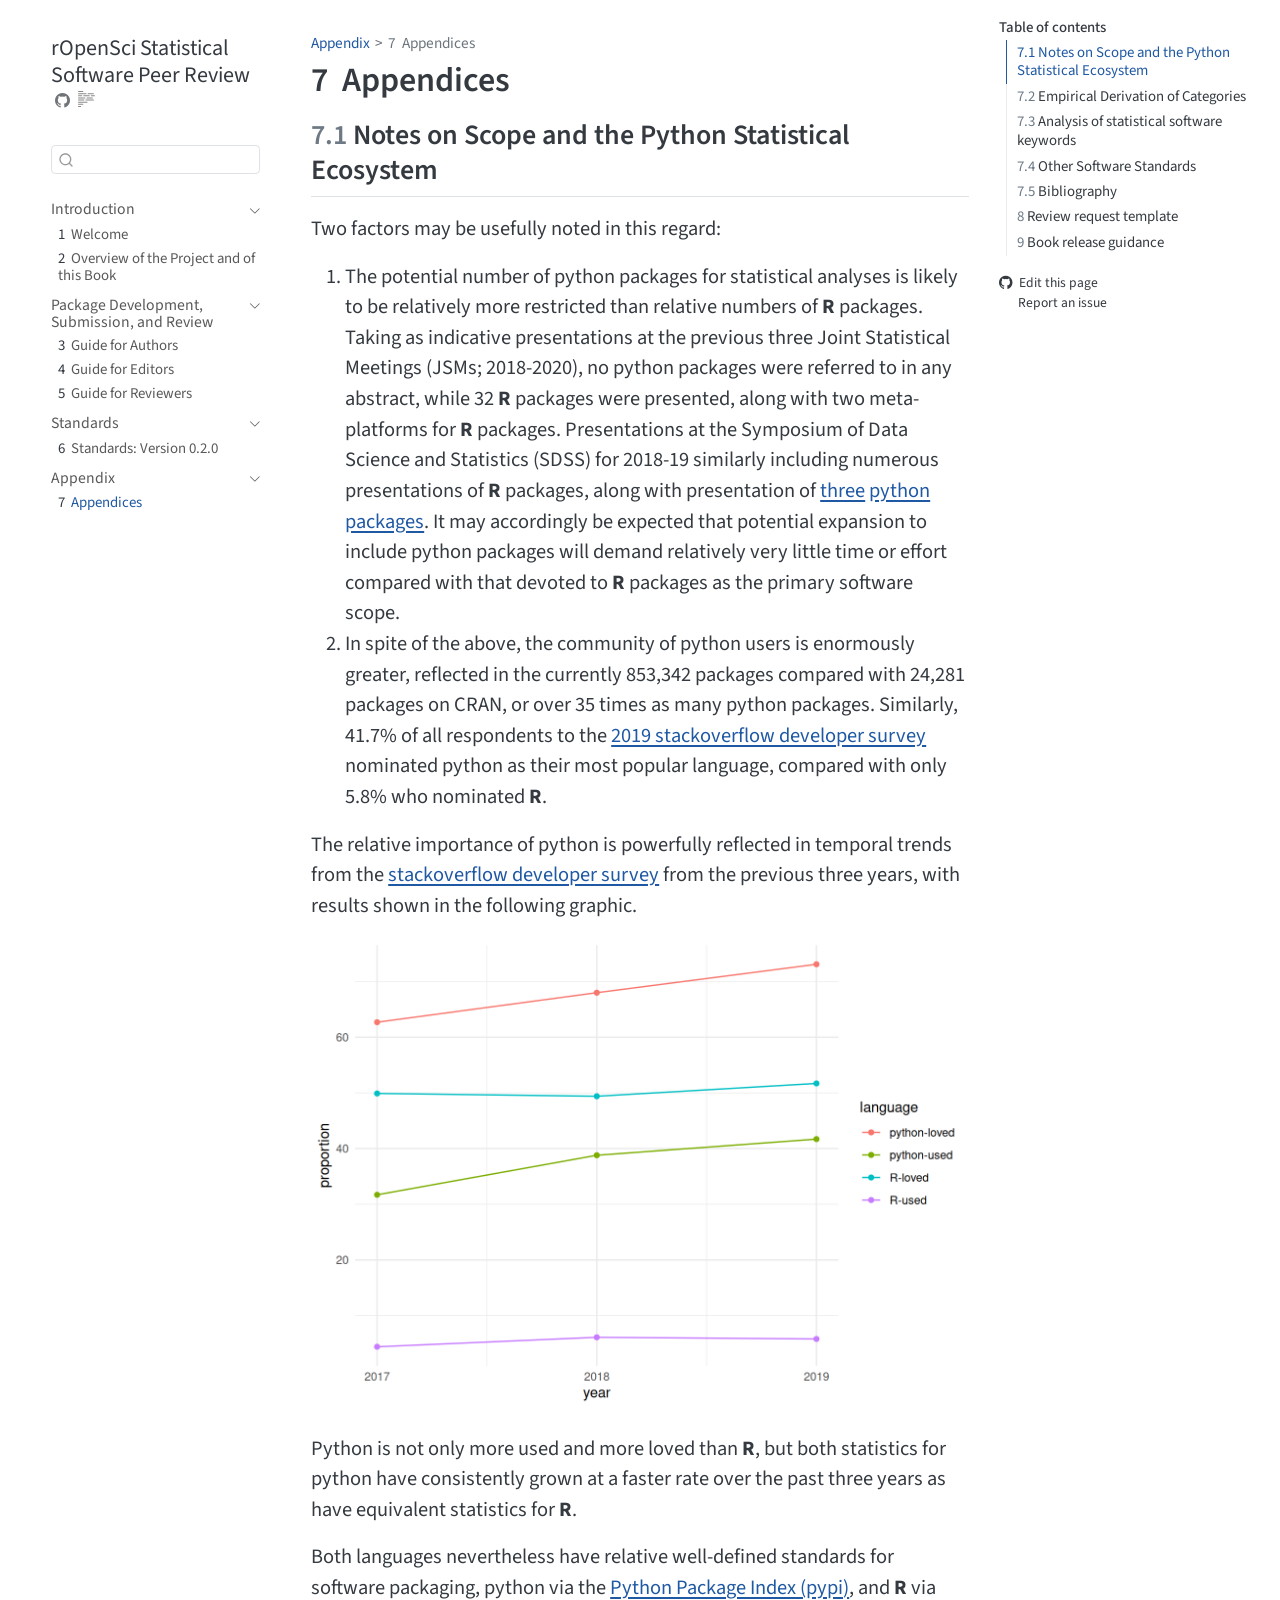
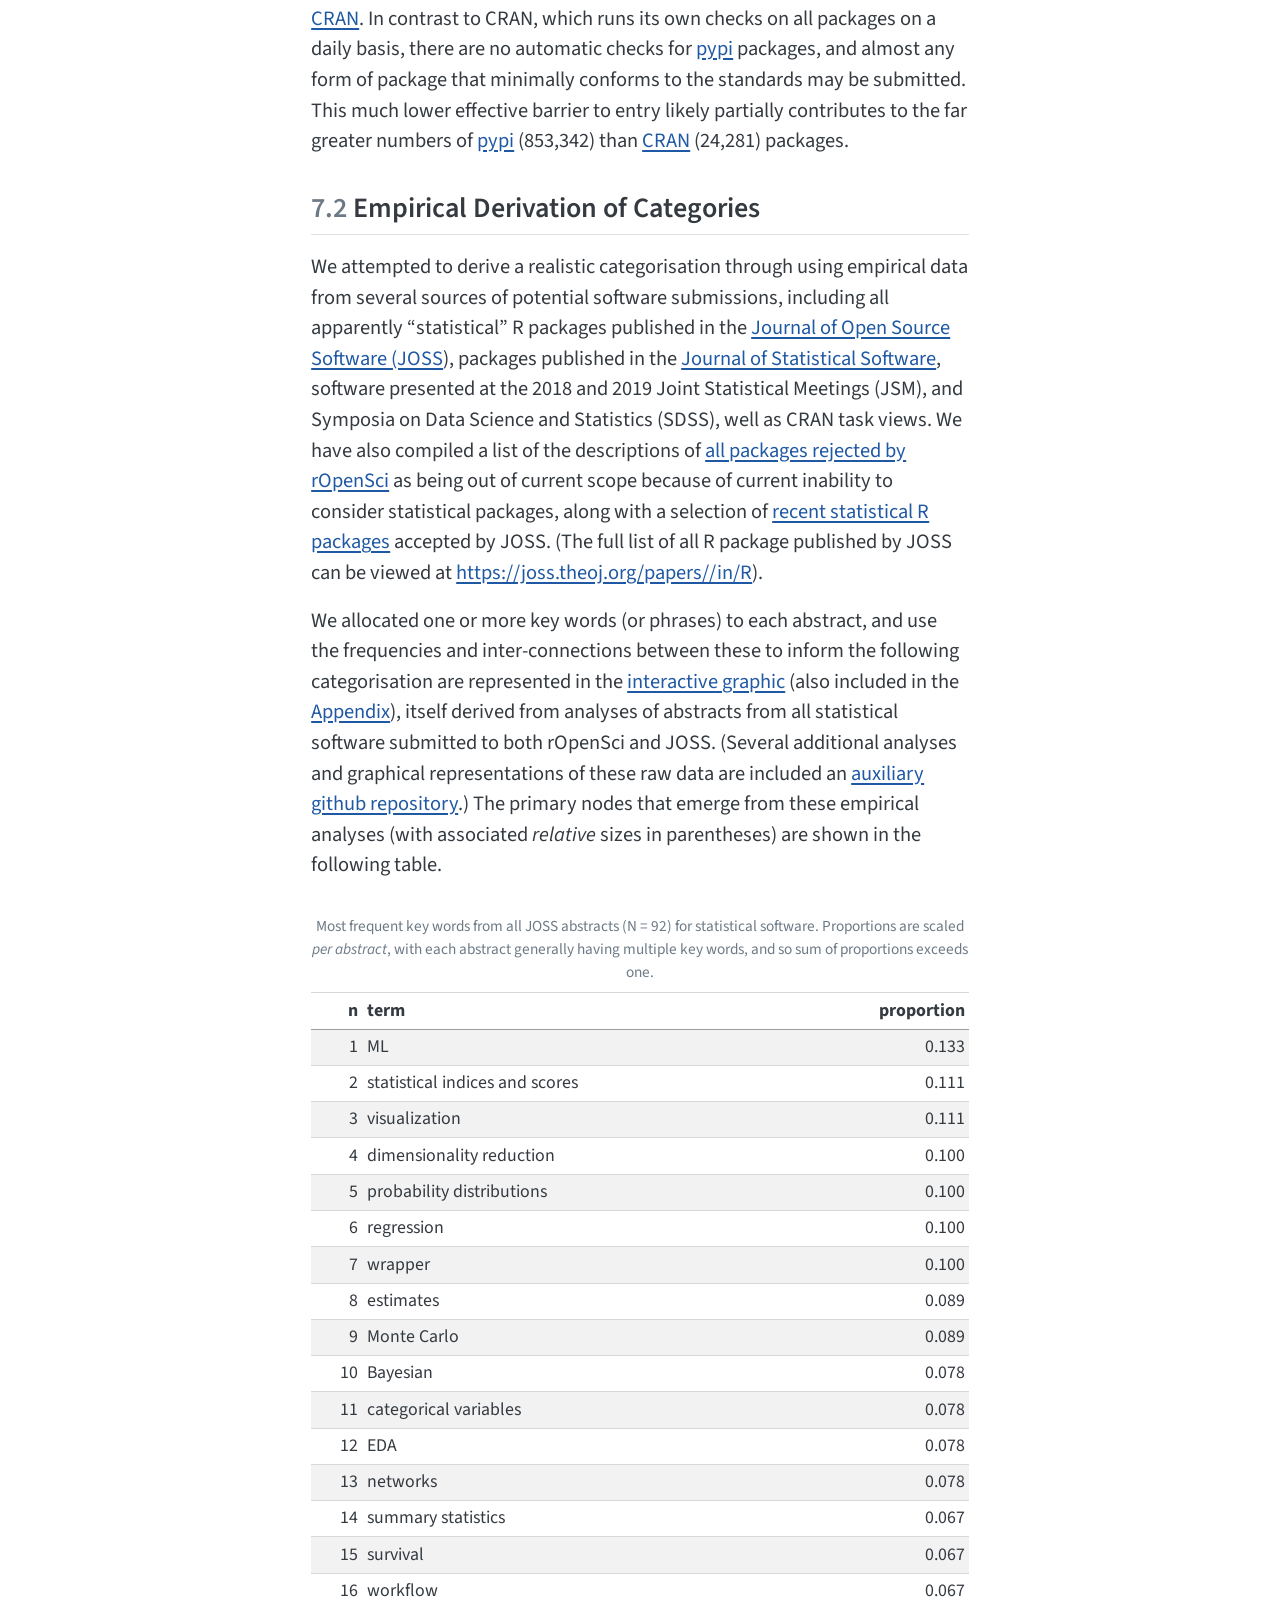
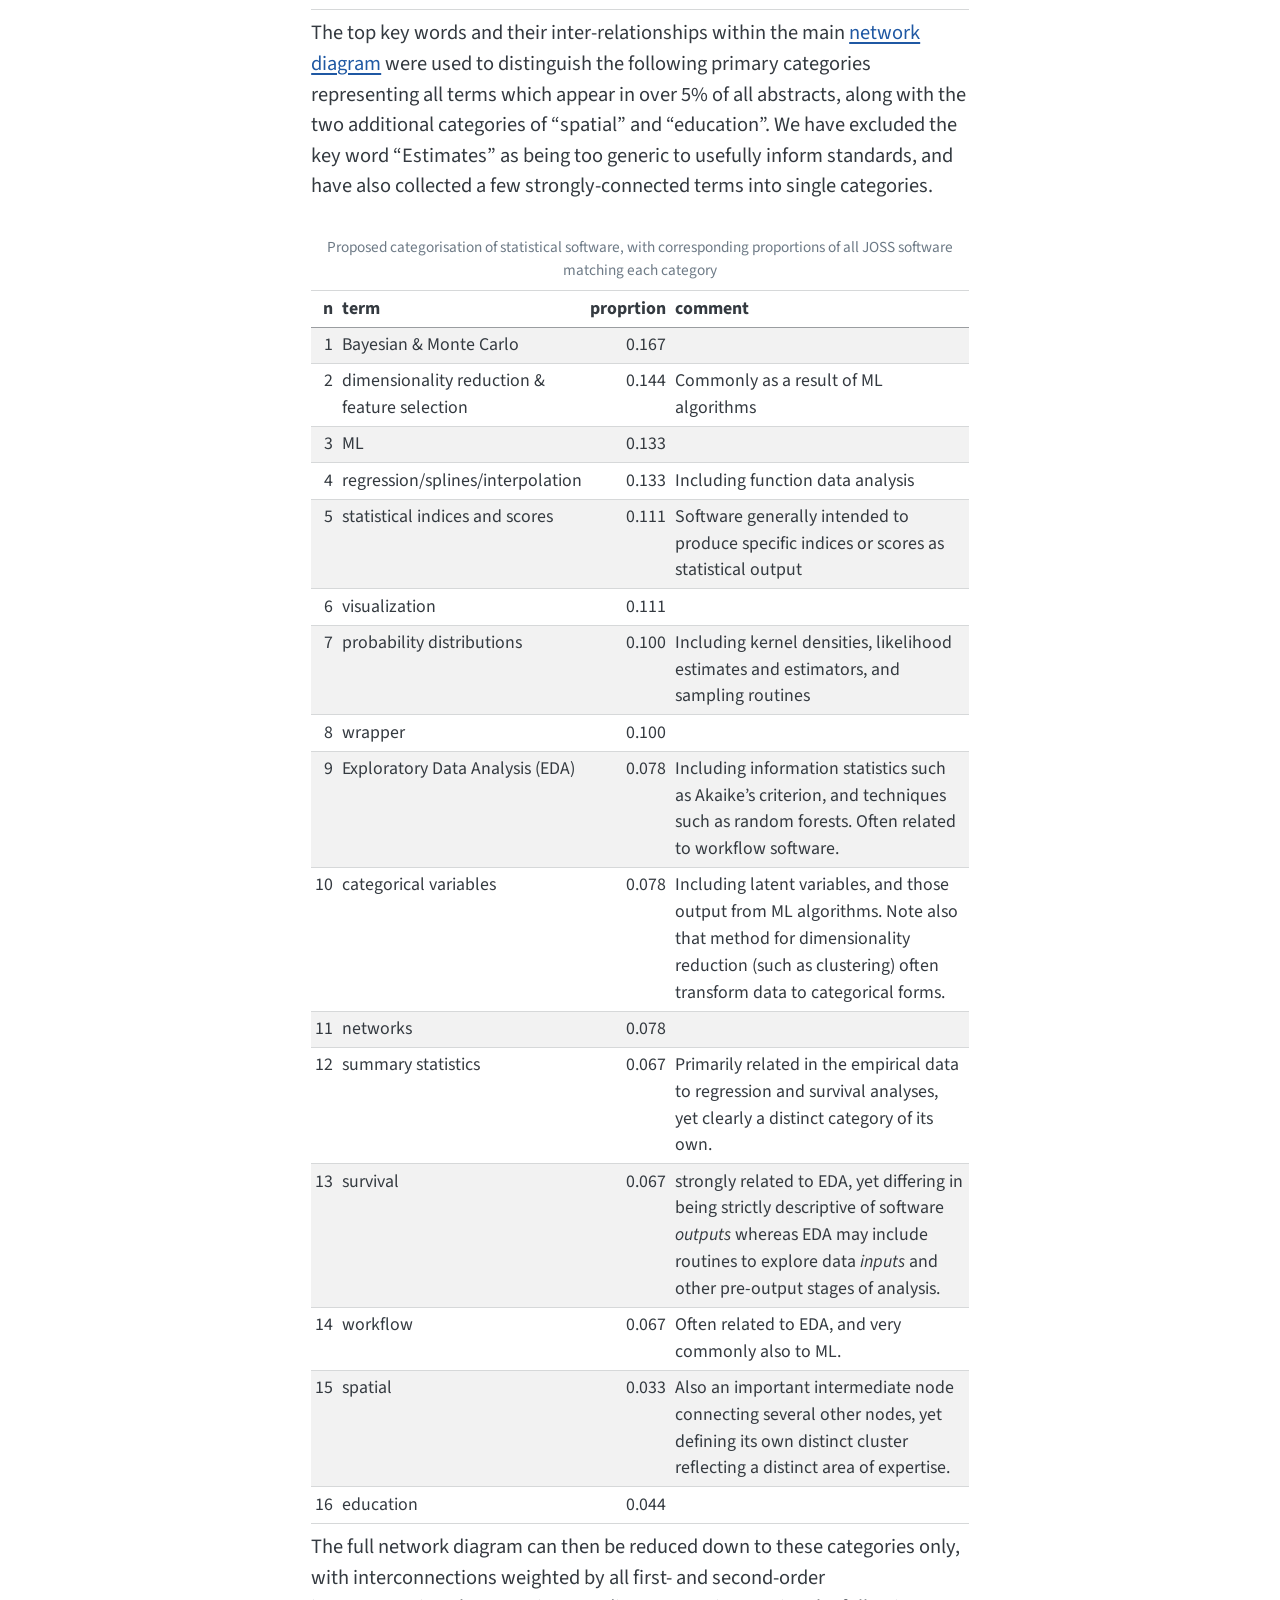
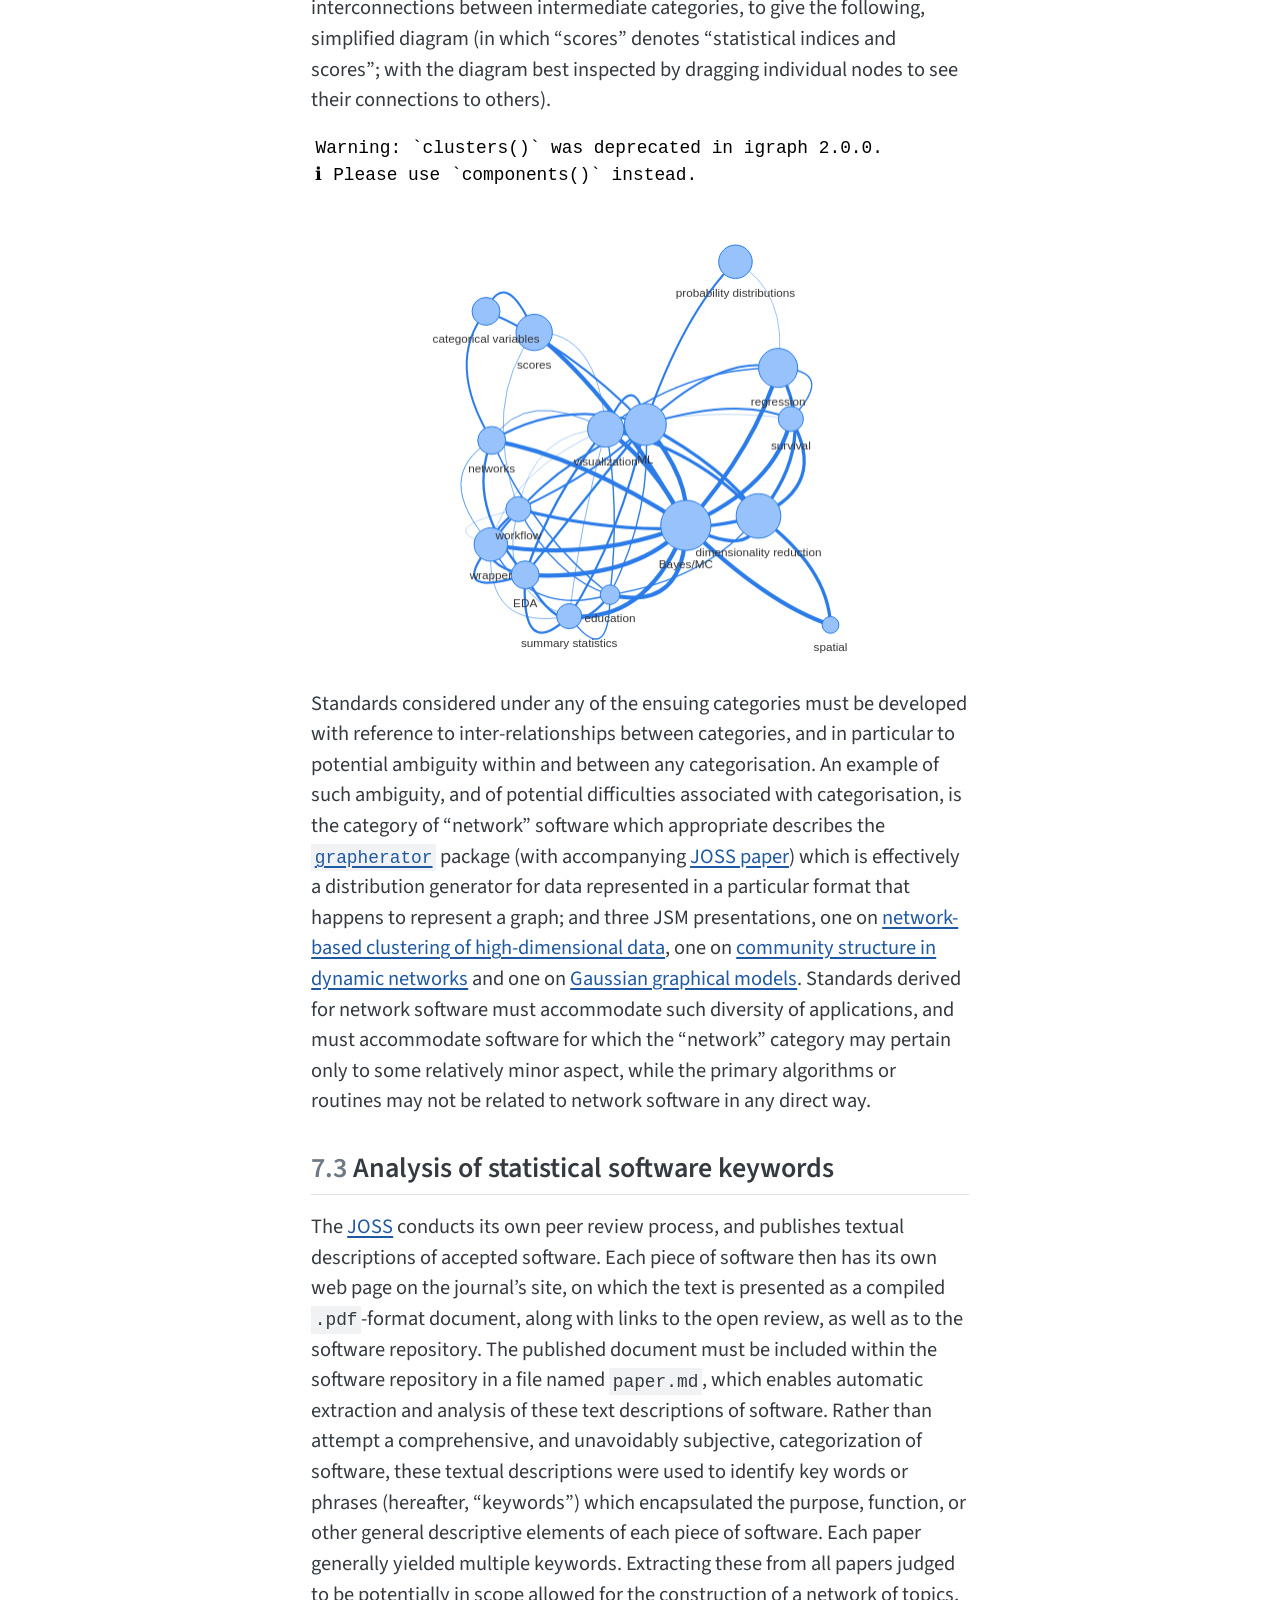
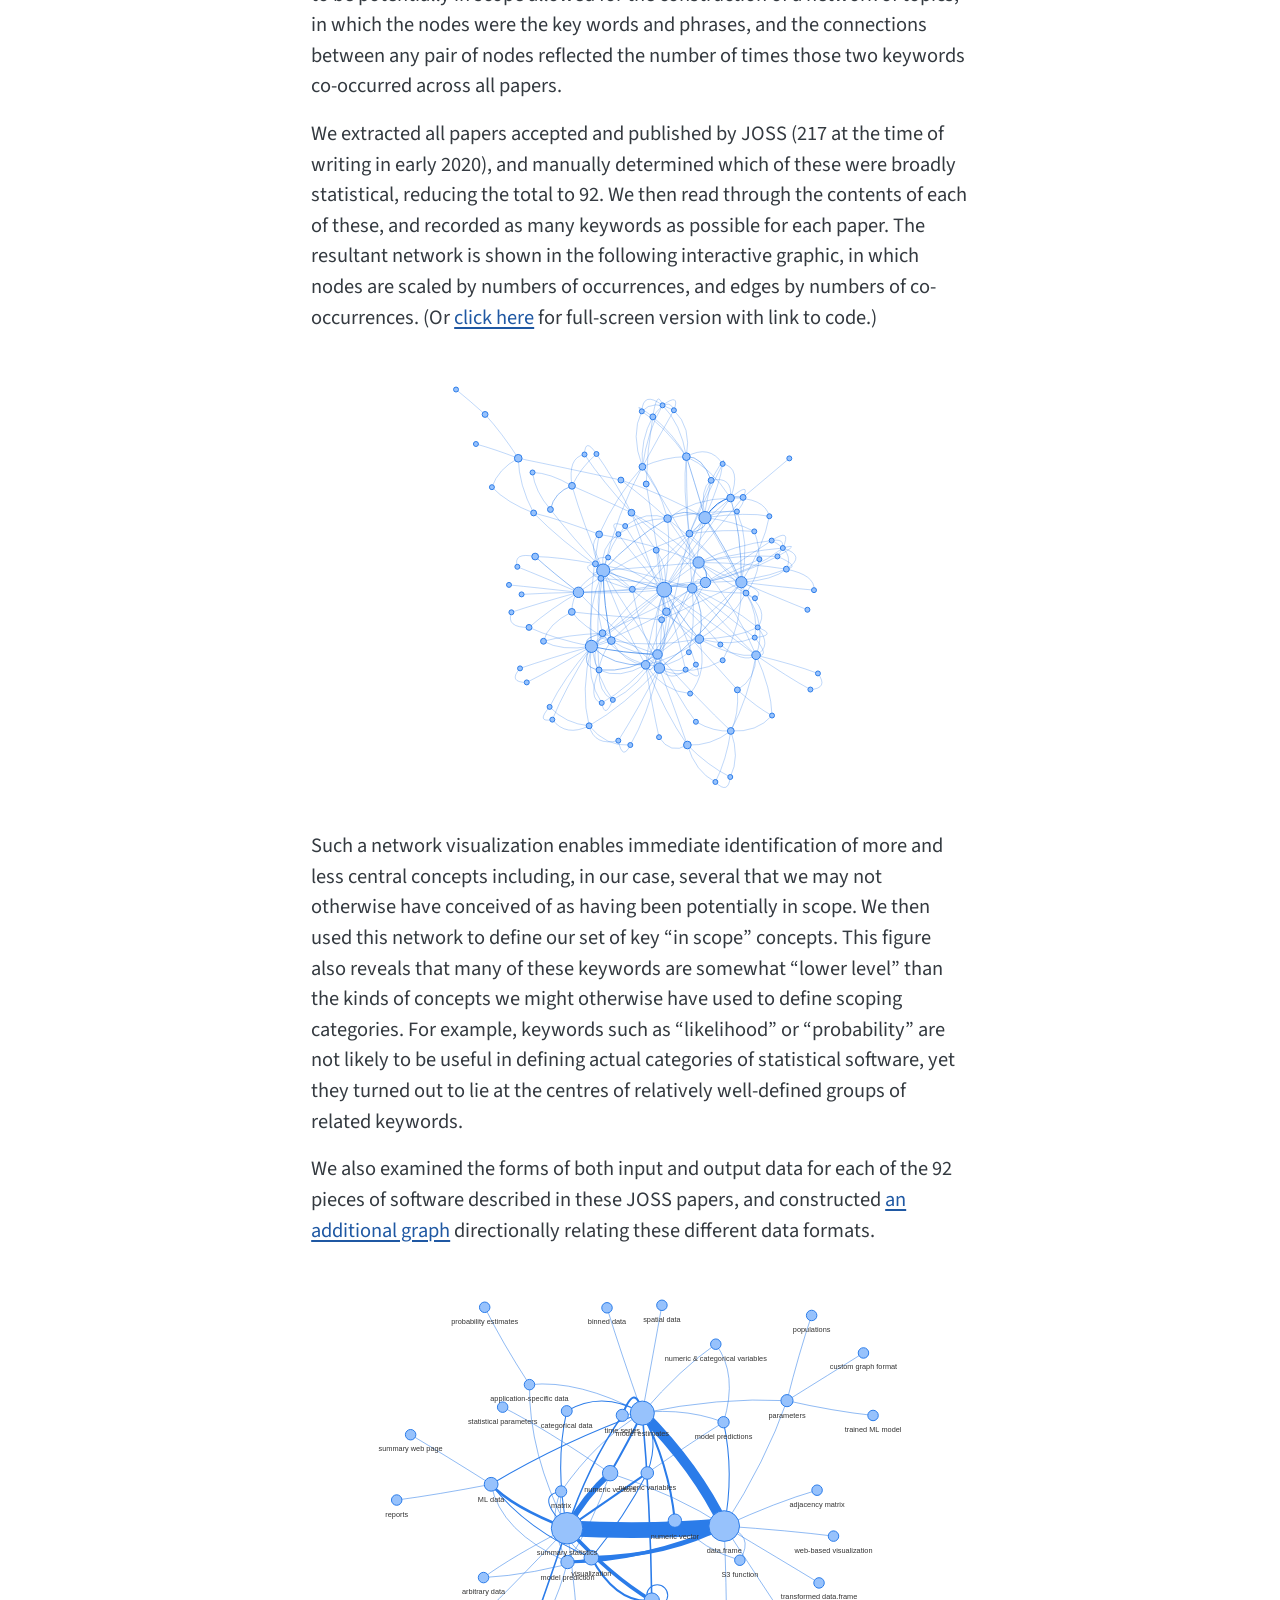
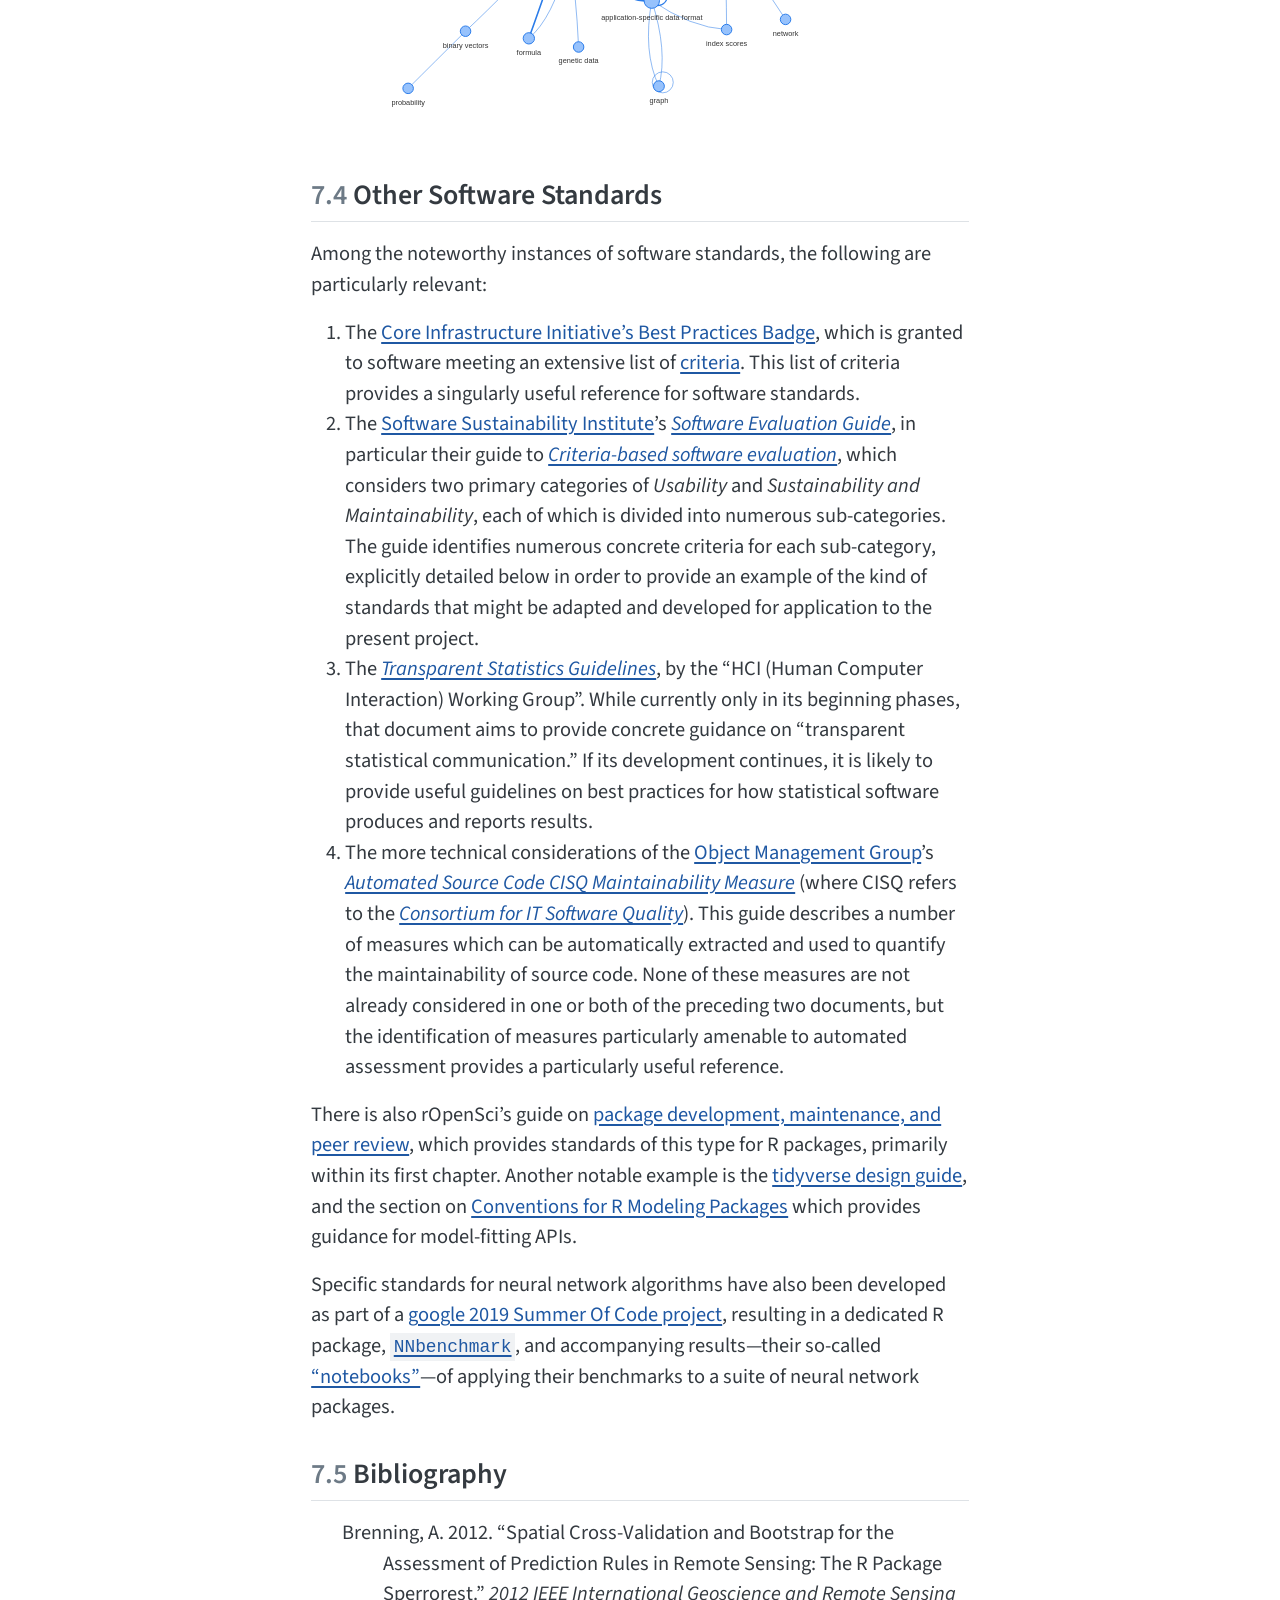
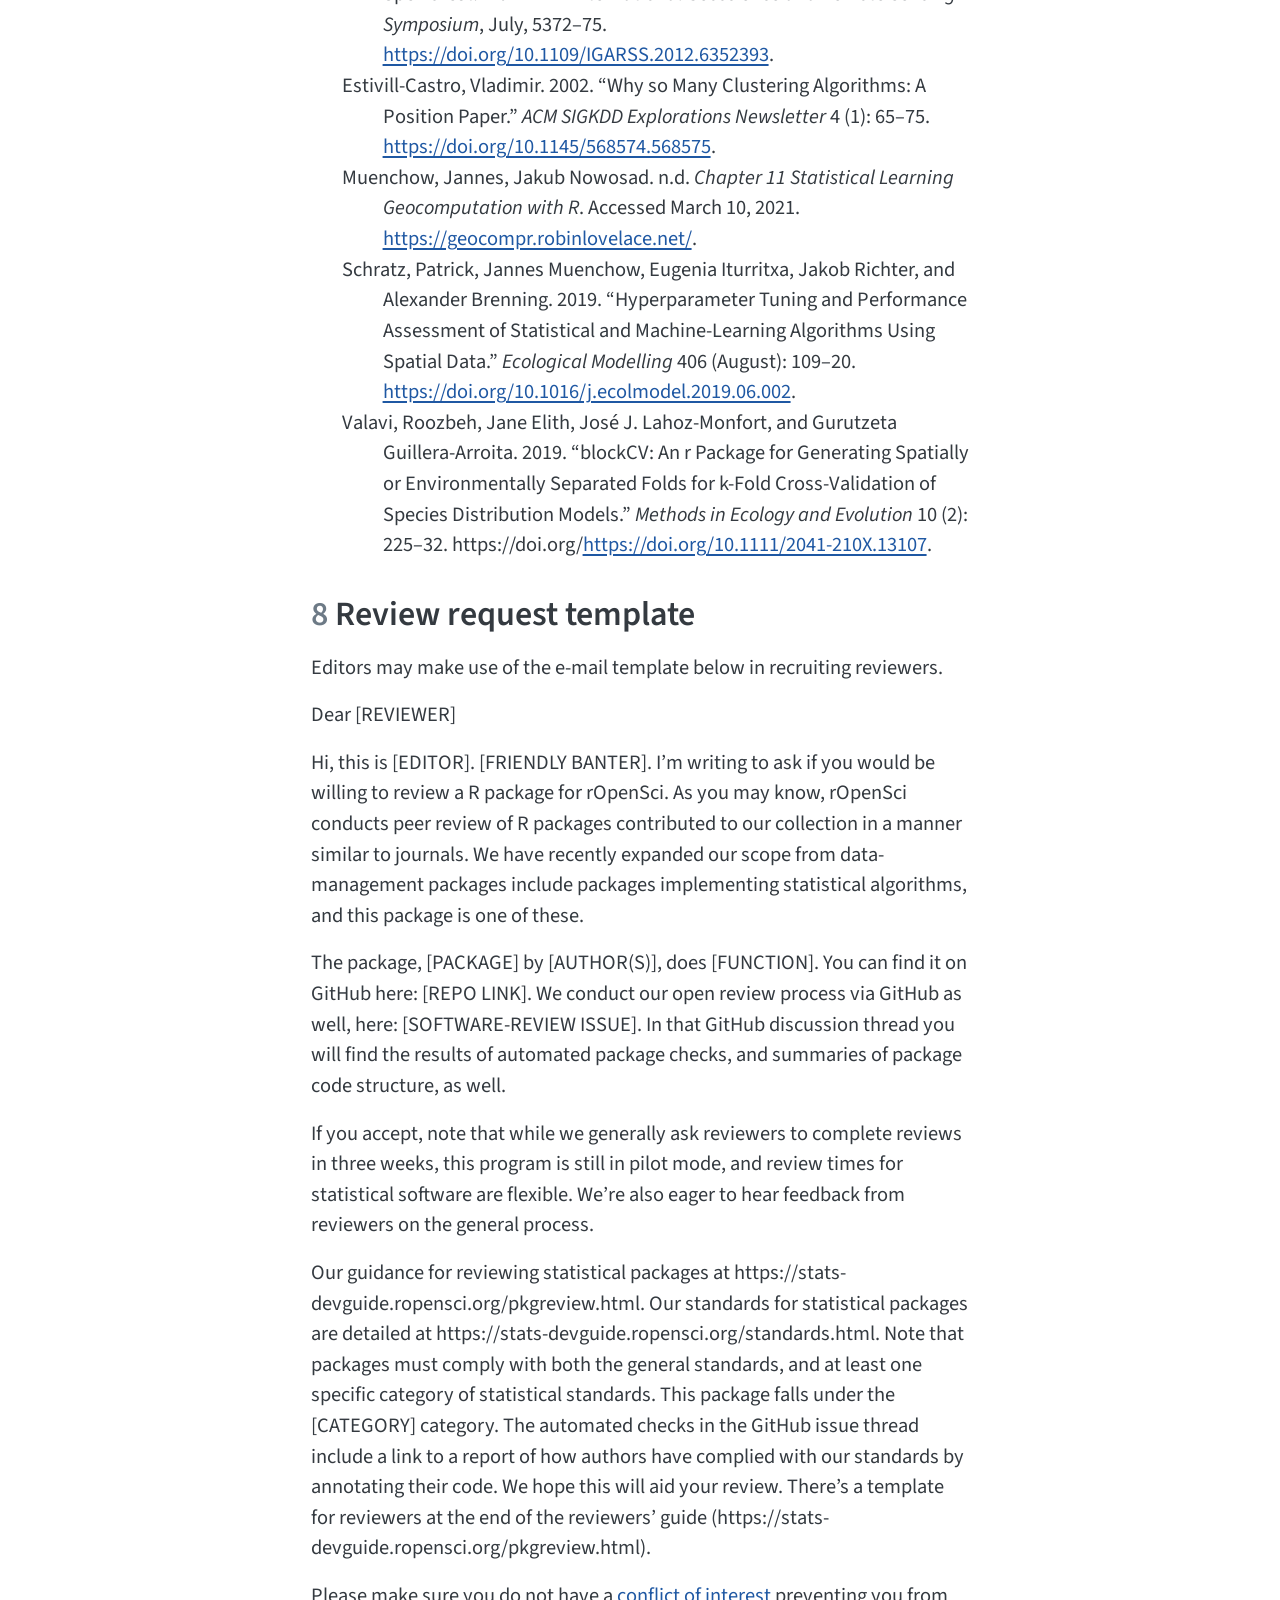
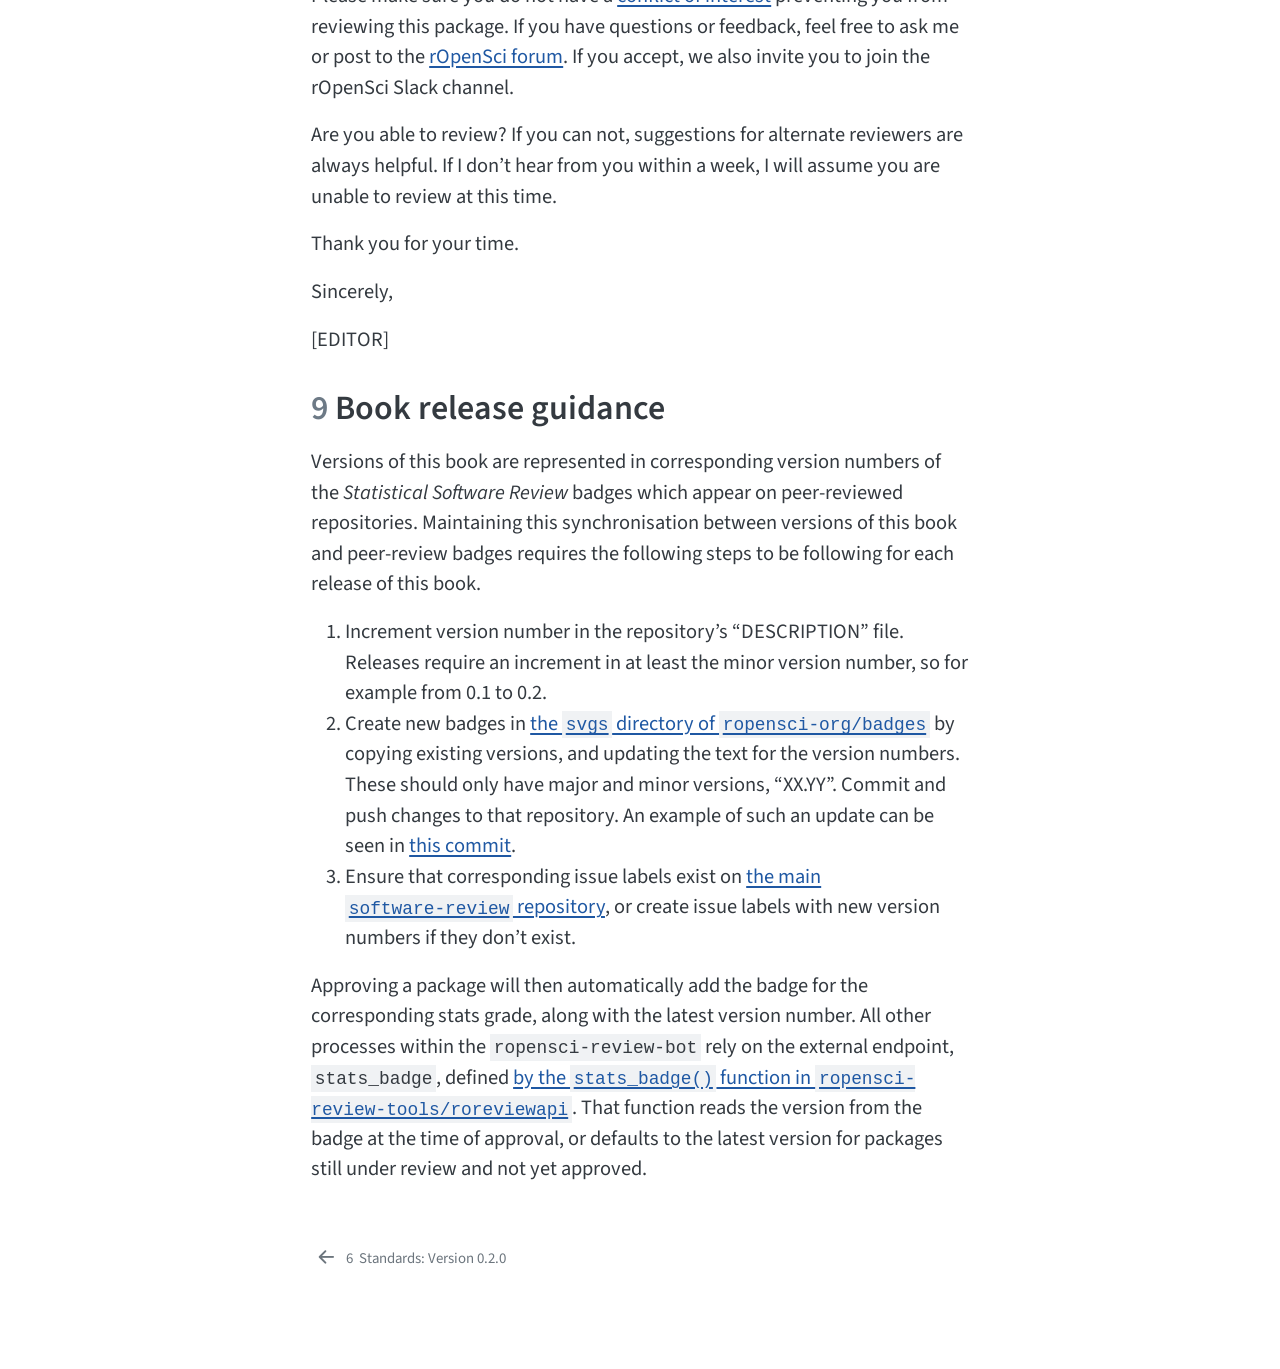
<file: appendix.html>
<!DOCTYPE html>
<html xmlns="http://www.w3.org/1999/xhtml" lang="en" xml:lang="en"><head>
<meta http-equiv="Content-Type" content="text/html; charset=UTF-8">
<meta charset="utf-8">
<meta name="generator" content="quarto-1.9.38">
<meta name="viewport" content="width=device-width, initial-scale=1.0, user-scalable=yes">
<meta name="description" content="Documentation of rOpenSci’s project on expanding software peer review to include statistical software.">
<title>7&nbsp; Appendices – rOpenSci Statistical Software Peer Review</title>
<style>
/* Default styles provided by pandoc.
** See https://pandoc.org/MANUAL.html#variables-for-html for config info.
*/
code{white-space: pre-wrap;}
span.smallcaps{font-variant: small-caps;}
div.columns{display: flex; gap: min(4vw, 1.5em);}
div.column{flex: auto; overflow-x: auto;}
div.hanging-indent{margin-left: 1.5em; text-indent: -1.5em;}
ul.task-list{list-style: none;}
ul.task-list li input[type="checkbox"] {
  width: 0.8em;
  margin: 0 0.8em 0.2em -1em; /* quarto-specific, see https://github.com/quarto-dev/quarto-cli/issues/4556 */ 
  vertical-align: middle;
}
/* CSS for citations */
div.csl-bib-body { }
div.csl-entry {
  clear: both;
}
.hanging-indent div.csl-entry {
  margin-left:2em;
  text-indent:-2em;
}
div.csl-left-margin {
  min-width:2em;
  float:left;
}
div.csl-right-inline {
  margin-left:2em;
  padding-left:1em;
}
div.csl-indent {
  margin-left: 2em;
}</style>

<script src="site_libs/quarto-nav/quarto-nav.js"></script>
<script src="site_libs/quarto-nav/headroom.min.js"></script>
<script src="site_libs/clipboard/clipboard.min.js"></script>
<script src="site_libs/quarto-search/autocomplete.umd.js"></script>
<script src="site_libs/quarto-search/fuse.min.js"></script>
<script src="site_libs/quarto-search/quarto-search.js"></script>
<meta name="quarto:offset" content="./">
<link href="./standards.html" rel="prev">
<script src="site_libs/quarto-html/quarto.js" type="module"></script>
<script src="site_libs/quarto-html/tabsets/tabsets.js" type="module"></script>
<script src="site_libs/quarto-html/popper.min.js"></script>
<script src="site_libs/quarto-html/tippy.umd.min.js"></script>
<script src="site_libs/quarto-html/anchor.min.js"></script>
<link href="site_libs/quarto-html/tippy.css" rel="stylesheet">
<link href="site_libs/quarto-html/quarto-syntax-highlighting-15634bcf2e68342d4ad2dfa704d543f6.css" rel="stylesheet" id="quarto-text-highlighting-styles">
<script src="site_libs/bootstrap/bootstrap.min.js"></script>
<link href="site_libs/bootstrap/bootstrap-icons.css" rel="stylesheet">
<link href="site_libs/bootstrap/bootstrap-7d84767512b1512ee2942de7bad5ed0b.min.css" rel="stylesheet" append-hash="true" id="quarto-bootstrap" data-mode="light"><script id="quarto-search-options" type="application/json">{
  "location": "sidebar",
  "copy-button": false,
  "collapse-after": 3,
  "panel-placement": "start",
  "type": "textbox",
  "limit": 50,
  "keyboard-shortcut": [
    "f",
    "/",
    "s"
  ],
  "show-item-context": false,
  "language": {
    "search-no-results-text": "No results",
    "search-matching-documents-text": "matching documents",
    "search-copy-link-title": "Copy link to search",
    "search-hide-matches-text": "Hide additional matches",
    "search-more-match-text": "more match in this document",
    "search-more-matches-text": "more matches in this document",
    "search-clear-button-title": "Clear",
    "search-text-placeholder": "",
    "search-detached-cancel-button-title": "Cancel",
    "search-submit-button-title": "Submit",
    "search-label": "Search"
  }
}</script><link href="site_libs/htmltools-fill-0.5.9.9000/fill.css" rel="stylesheet">
<script src="site_libs/htmlwidgets-1.6.4/htmlwidgets.js"></script><link href="site_libs/vis-9.1.0/vis-network.min.css" rel="stylesheet">
<script src="site_libs/vis-9.1.0/vis-network.min.js"></script><script src="site_libs/visNetwork-binding-2.1.4/visNetwork.js"></script>
</head>
<body class="nav-sidebar floating quarto-light">

<div id="quarto-search-results"></div>
  <header id="quarto-header" class="headroom fixed-top"><nav class="quarto-secondary-nav"><div class="container-fluid d-flex">
      <button type="button" class="quarto-btn-toggle btn" data-bs-toggle="collapse" role="button" data-bs-target=".quarto-sidebar-collapse-item" aria-controls="quarto-sidebar" aria-expanded="false" aria-label="Toggle sidebar navigation" onclick="if (window.quartoToggleHeadroom) { window.quartoToggleHeadroom(); }">
        <i class="bi bi-layout-text-sidebar-reverse"></i>
      </button>
        <nav class="quarto-page-breadcrumbs" aria-label="breadcrumb"><ol class="breadcrumb"><li class="breadcrumb-item"><a href="./appendix.html">Appendix</a></li><li class="breadcrumb-item"><a href="./appendix.html"><span class="chapter-number">7</span>&nbsp; <span class="chapter-title">Appendices</span></a></li></ol></nav>
        <a class="flex-grow-1" role="navigation" data-bs-toggle="collapse" data-bs-target=".quarto-sidebar-collapse-item" aria-controls="quarto-sidebar" aria-expanded="false" aria-label="Toggle sidebar navigation" onclick="if (window.quartoToggleHeadroom) { window.quartoToggleHeadroom(); }">      
        </a>
      <button type="button" class="btn quarto-search-button" aria-label="Search" onclick="window.quartoOpenSearch();">
        <i class="bi bi-search"></i>
      </button>
    </div>
  </nav></header><!-- content --><div id="quarto-content" class="quarto-container page-columns page-rows-contents page-layout-article">
<!-- sidebar -->
  <nav id="quarto-sidebar" class="sidebar collapse collapse-horizontal quarto-sidebar-collapse-item sidebar-navigation floating overflow-auto"><div class="pt-lg-2 mt-2 text-left sidebar-header">
    <div class="sidebar-title mb-0 py-0">
      <a href="./">rOpenSci Statistical Software Peer Review</a> 
        <div class="sidebar-tools-main">
    <a href="https://github.com/ropensci/statistical-software-review-book" title="Source Code" class="quarto-navigation-tool px-1" aria-label="Source Code"><i class="bi bi-github"></i></a>
  <a href="" class="quarto-reader-toggle quarto-navigation-tool px-1" onclick="window.quartoToggleReader(); return false;" title="Toggle reader mode">
  <div class="quarto-reader-toggle-btn">
  <i class="bi"></i>
  </div>
</a>
</div>
    </div>
      </div>
        <div class="mt-2 flex-shrink-0 align-items-center">
        <div class="sidebar-search">
        <div id="quarto-search" class="" title="Search"></div>
        </div>
        </div>
    <div class="sidebar-menu-container"> 
    <ul class="list-unstyled mt-1">
<li class="sidebar-item sidebar-item-section">
      <div class="sidebar-item-container"> 
            <a class="sidebar-item-text sidebar-link text-start" data-bs-toggle="collapse" data-bs-target="#quarto-sidebar-section-1" role="navigation" aria-expanded="true">
 <span class="menu-text">Introduction</span></a>
          <a class="sidebar-item-toggle text-start" data-bs-toggle="collapse" data-bs-target="#quarto-sidebar-section-1" role="navigation" aria-expanded="true" aria-label="Toggle section">
            <i class="bi bi-chevron-right ms-2"></i>
          </a> 
      </div>
      <ul id="quarto-sidebar-section-1" class="collapse list-unstyled sidebar-section depth1 show">
<li class="sidebar-item">
  <div class="sidebar-item-container"> 
  <a href="./index.html" class="sidebar-item-text sidebar-link">
 <span class="menu-text"><span class="chapter-number">1</span>&nbsp; <span class="chapter-title">Welcome</span></span></a>
  </div>
</li>
          <li class="sidebar-item">
  <div class="sidebar-item-container"> 
  <a href="./overview.html" class="sidebar-item-text sidebar-link">
 <span class="menu-text"><span class="chapter-number">2</span>&nbsp; <span class="chapter-title">Overview of the Project and of this Book</span></span></a>
  </div>
</li>
      </ul>
</li>
        <li class="sidebar-item sidebar-item-section">
      <div class="sidebar-item-container"> 
            <a class="sidebar-item-text sidebar-link text-start" data-bs-toggle="collapse" data-bs-target="#quarto-sidebar-section-2" role="navigation" aria-expanded="true">
 <span class="menu-text">Package Development, Submission, and Review</span></a>
          <a class="sidebar-item-toggle text-start" data-bs-toggle="collapse" data-bs-target="#quarto-sidebar-section-2" role="navigation" aria-expanded="true" aria-label="Toggle section">
            <i class="bi bi-chevron-right ms-2"></i>
          </a> 
      </div>
      <ul id="quarto-sidebar-section-2" class="collapse list-unstyled sidebar-section depth1 show">
<li class="sidebar-item">
  <div class="sidebar-item-container"> 
  <a href="./pkgdev.html" class="sidebar-item-text sidebar-link">
 <span class="menu-text"><span class="chapter-number">3</span>&nbsp; <span class="chapter-title">Guide for Authors</span></span></a>
  </div>
</li>
          <li class="sidebar-item">
  <div class="sidebar-item-container"> 
  <a href="./pkgsubmission.html" class="sidebar-item-text sidebar-link">
 <span class="menu-text"><span class="chapter-number">4</span>&nbsp; <span class="chapter-title">Guide for Editors</span></span></a>
  </div>
</li>
          <li class="sidebar-item">
  <div class="sidebar-item-container"> 
  <a href="./pkgreview.html" class="sidebar-item-text sidebar-link">
 <span class="menu-text"><span class="chapter-number">5</span>&nbsp; <span class="chapter-title">Guide for Reviewers</span></span></a>
  </div>
</li>
      </ul>
</li>
        <li class="sidebar-item sidebar-item-section">
      <div class="sidebar-item-container"> 
            <a class="sidebar-item-text sidebar-link text-start" data-bs-toggle="collapse" data-bs-target="#quarto-sidebar-section-3" role="navigation" aria-expanded="true">
 <span class="menu-text">Standards</span></a>
          <a class="sidebar-item-toggle text-start" data-bs-toggle="collapse" data-bs-target="#quarto-sidebar-section-3" role="navigation" aria-expanded="true" aria-label="Toggle section">
            <i class="bi bi-chevron-right ms-2"></i>
          </a> 
      </div>
      <ul id="quarto-sidebar-section-3" class="collapse list-unstyled sidebar-section depth1 show">
<li class="sidebar-item">
  <div class="sidebar-item-container"> 
  <a href="./standards.html" class="sidebar-item-text sidebar-link">
 <span class="menu-text"><span class="chapter-number">6</span>&nbsp; <span class="chapter-title">Standards: Version 0.2.0</span></span></a>
  </div>
</li>
      </ul>
</li>
        <li class="sidebar-item sidebar-item-section">
      <div class="sidebar-item-container"> 
            <a class="sidebar-item-text sidebar-link text-start" data-bs-toggle="collapse" data-bs-target="#quarto-sidebar-section-4" role="navigation" aria-expanded="true">
 <span class="menu-text">Appendix</span></a>
          <a class="sidebar-item-toggle text-start" data-bs-toggle="collapse" data-bs-target="#quarto-sidebar-section-4" role="navigation" aria-expanded="true" aria-label="Toggle section">
            <i class="bi bi-chevron-right ms-2"></i>
          </a> 
      </div>
      <ul id="quarto-sidebar-section-4" class="collapse list-unstyled sidebar-section depth1 show">
<li class="sidebar-item">
  <div class="sidebar-item-container"> 
  <a href="./appendix.html" class="sidebar-item-text sidebar-link active">
 <span class="menu-text"><span class="chapter-number">7</span>&nbsp; <span class="chapter-title">Appendices</span></span></a>
  </div>
</li>
      </ul>
</li>
    </ul>
</div>
</nav><div id="quarto-sidebar-glass" class="quarto-sidebar-collapse-item" data-bs-toggle="collapse" data-bs-target=".quarto-sidebar-collapse-item"></div>
<!-- margin-sidebar -->
    <div id="quarto-margin-sidebar" class="sidebar margin-sidebar">
        <nav id="TOC" role="doc-toc" class="toc-active"><h2 id="toc-title">Table of contents</h2>
   
  <ul>
<li><a href="#python" id="toc-python" class="nav-link active" data-scroll-target="#python"><span class="header-section-number">7.1</span> Notes on Scope and the Python Statistical Ecosystem</a></li>
  <li><a href="#appendix-categories" id="toc-appendix-categories" class="nav-link" data-scroll-target="#appendix-categories"><span class="header-section-number">7.2</span> Empirical Derivation of Categories</a></li>
  <li><a href="#appendix-keywords" id="toc-appendix-keywords" class="nav-link" data-scroll-target="#appendix-keywords"><span class="header-section-number">7.3</span> Analysis of statistical software keywords</a></li>
  <li><a href="#appendix-other-software-standards" id="toc-appendix-other-software-standards" class="nav-link" data-scroll-target="#appendix-other-software-standards"><span class="header-section-number">7.4</span> Other Software Standards</a></li>
  <li><a href="#bibliography" id="toc-bibliography" class="nav-link" data-scroll-target="#bibliography"><span class="header-section-number">7.5</span> Bibliography</a></li>
  <li><a href="#reviewrequesttemplate" id="toc-reviewrequesttemplate" class="nav-link" data-scroll-target="#reviewrequesttemplate"><span class="header-section-number">8</span> Review request template</a></li>
  <li><a href="#bookrelease" id="toc-bookrelease" class="nav-link" data-scroll-target="#bookrelease"><span class="header-section-number">9</span> Book release guidance</a></li>
  </ul><div class="toc-actions"><ul><li><a href="https://github.com/ropensci/statistical-software-review-book/edit/main/appendix.Rmd" class="toc-action"><i class="bi bi-github"></i>Edit this page</a></li><li><a href="https://github.com/ropensci/statistical-software-review-book/issues/new" class="toc-action"><i class="bi empty"></i>Report an issue</a></li></ul></div></nav>
    </div>
<!-- main -->
<main class="content" id="quarto-document-content"><header id="title-block-header" class="quarto-title-block default"><nav class="quarto-page-breadcrumbs quarto-title-breadcrumbs d-none d-lg-block" aria-label="breadcrumb"><ol class="breadcrumb"><li class="breadcrumb-item"><a href="./appendix.html">Appendix</a></li><li class="breadcrumb-item"><a href="./appendix.html"><span class="chapter-number">7</span>&nbsp; <span class="chapter-title">Appendices</span></a></li></ol></nav><div class="quarto-title">
<h1 class="title">
<span class="chapter-number">7</span>&nbsp; <span class="chapter-title">Appendices</span>
</h1>
</div>



<div class="quarto-title-meta">

    
  
    
  </div>
  


</header><section id="python" class="level2" data-number="7.1"><h2 data-number="7.1" class="anchored" data-anchor-id="python">
<span class="header-section-number">7.1</span> Notes on Scope and the Python Statistical Ecosystem</h2>
<p>Two factors may be usefully noted in this regard:</p>
<ol type="1">
<li>The potential number of python packages for statistical analyses is likely to be relatively more restricted than relative numbers of <strong>R</strong> packages. Taking as indicative presentations at the previous three Joint Statistical Meetings (JSMs; 2018-2020), no python packages were referred to in any abstract, while 32 <strong>R</strong> packages were presented, along with two meta-platforms for <strong>R</strong> packages. Presentations at the Symposium of Data Science and Statistics (SDSS) for 2018-19 similarly including numerous presentations of <strong>R</strong> packages, along with presentation of <a href="https://altair-viz.github.io">three</a> <a href="https://github.com/ajboyd2/salmon">python</a> <a href="https://github.com/dlsun/symbulate">packages</a>. It may accordingly be expected that potential expansion to include python packages will demand relatively very little time or effort compared with that devoted to <strong>R</strong> packages as the primary software scope.</li>
<li>In spite of the above, the community of python users is enormously greater, reflected in the currently 853,342 packages compared with 24,281 packages on CRAN, or over 35 times as many python packages. Similarly, 41.7% of all respondents to the <a href="https://insights.stackoverflow.com/survey/2019">2019 stackoverflow developer survey</a> nominated python as their most popular language, compared with only 5.8% who nominated <strong>R</strong>.</li>
</ol>
<p>The relative importance of python is powerfully reflected in temporal trends from the <a href="https://insights.stackoverflow.com/survey/2019">stackoverflow developer survey</a> from the previous three years, with results shown in the following graphic.</p>
<div class="cell">
<div class="cell-output-display">
<div>
<figure class="figure"><p><img src="appendix_files/figure-html/py_v_r-1.png" class="img-fluid figure-img" width="672"></p>
</figure>
</div>
</div>
</div>
<p>Python is not only more used and more loved than <strong>R</strong>, but both statistics for python have consistently grown at a faster rate over the past three years as have equivalent statistics for <strong>R</strong>.</p>
<p>Both languages nevertheless have relative well-defined standards for software packaging, python via the <a href="https://packaging.python.org/tutorials/packaging-projects">Python Package Index (pypi)</a>, and <strong>R</strong> via <a href="https://cran.r-project.org">CRAN</a>. In contrast to CRAN, which runs its own checks on all packages on a daily basis, there are no automatic checks for <a href="https://packaging.python.org/tutorials/packaging-projects">pypi</a> packages, and almost any form of package that minimally conforms to the standards may be submitted. This much lower effective barrier to entry likely partially contributes to the far greater numbers of <a href="https://packaging.python.org/tutorials/packaging-projects">pypi</a> (853,342) than <a href="https://cran.r-project.org">CRAN</a> (24,281) packages.</p>
</section><section id="appendix-categories" class="level2" data-number="7.2"><h2 data-number="7.2" class="anchored" data-anchor-id="appendix-categories">
<span class="header-section-number">7.2</span> Empirical Derivation of Categories</h2>
<p>We attempted to derive a realistic categorisation through using empirical data from several sources of potential software submissions, including all apparently “statistical” R packages published in the <a href="https://joss.theoj.org">Journal of Open Source Software (JOSS</a>), packages published in the <a href="https://www.jstatsoft.org/index">Journal of Statistical Software</a>, software presented at the 2018 and 2019 Joint Statistical Meetings (JSM), and Symposia on Data Science and Statistics (SDSS), well as CRAN task views. We have also compiled a list of the descriptions of <a href="https://github.com/mpadge/statistical-software/blob/master/abstracts/ropensci-abstracts.md">all packages rejected by rOpenSci</a> as being out of current scope because of current inability to consider statistical packages, along with a selection of <a href="https://github.com/mpadge/statistical-software/blob/master/abstracts/joss-abstracts.md">recent statistical R packages</a> accepted by JOSS. (The full list of all R package published by JOSS can be viewed at <a href="https://joss.theoj.org/papers//in/R" class="uri">https://joss.theoj.org/papers//in/R</a>).</p>
<p>We allocated one or more key words (or phrases) to each abstract, and use the frequencies and inter-connections between these to inform the following categorisation are represented in the <a href="https://ropenscilabs.github.io/statistical-software/abstracts/network-terms/index.html">interactive graphic</a> (also included in the <a href="#appendix-keywords">Appendix</a>), itself derived from analyses of abstracts from all statistical software submitted to both rOpenSci and JOSS. (Several additional analyses and graphical representations of these raw data are included an <a href="https://github.com/ropenscilabs/statistical-software">auxiliary github repository</a>.) The primary nodes that emerge from these empirical analyses (with associated <em>relative</em> sizes in parentheses) are shown in the following table.</p>
<div class="cell">
<div class="cell-output-display">
<table class="caption-top table table-sm table-striped small">
<caption>Most frequent key words from all JOSS abstracts (N = 92) for statistical software. Proportions are scaled <em>per abstract</em>, with each abstract generally having multiple key words, and so sum of proportions exceeds one.</caption>
<thead><tr class="header">
<th style="text-align: right;">n</th>
<th style="text-align: left;">term</th>
<th style="text-align: right;">proportion</th>
</tr></thead>
<tbody>
<tr class="odd">
<td style="text-align: right;">1</td>
<td style="text-align: left;">ML</td>
<td style="text-align: right;">0.133</td>
</tr>
<tr class="even">
<td style="text-align: right;">2</td>
<td style="text-align: left;">statistical indices and scores</td>
<td style="text-align: right;">0.111</td>
</tr>
<tr class="odd">
<td style="text-align: right;">3</td>
<td style="text-align: left;">visualization</td>
<td style="text-align: right;">0.111</td>
</tr>
<tr class="even">
<td style="text-align: right;">4</td>
<td style="text-align: left;">dimensionality reduction</td>
<td style="text-align: right;">0.100</td>
</tr>
<tr class="odd">
<td style="text-align: right;">5</td>
<td style="text-align: left;">probability distributions</td>
<td style="text-align: right;">0.100</td>
</tr>
<tr class="even">
<td style="text-align: right;">6</td>
<td style="text-align: left;">regression</td>
<td style="text-align: right;">0.100</td>
</tr>
<tr class="odd">
<td style="text-align: right;">7</td>
<td style="text-align: left;">wrapper</td>
<td style="text-align: right;">0.100</td>
</tr>
<tr class="even">
<td style="text-align: right;">8</td>
<td style="text-align: left;">estimates</td>
<td style="text-align: right;">0.089</td>
</tr>
<tr class="odd">
<td style="text-align: right;">9</td>
<td style="text-align: left;">Monte Carlo</td>
<td style="text-align: right;">0.089</td>
</tr>
<tr class="even">
<td style="text-align: right;">10</td>
<td style="text-align: left;">Bayesian</td>
<td style="text-align: right;">0.078</td>
</tr>
<tr class="odd">
<td style="text-align: right;">11</td>
<td style="text-align: left;">categorical variables</td>
<td style="text-align: right;">0.078</td>
</tr>
<tr class="even">
<td style="text-align: right;">12</td>
<td style="text-align: left;">EDA</td>
<td style="text-align: right;">0.078</td>
</tr>
<tr class="odd">
<td style="text-align: right;">13</td>
<td style="text-align: left;">networks</td>
<td style="text-align: right;">0.078</td>
</tr>
<tr class="even">
<td style="text-align: right;">14</td>
<td style="text-align: left;">summary statistics</td>
<td style="text-align: right;">0.067</td>
</tr>
<tr class="odd">
<td style="text-align: right;">15</td>
<td style="text-align: left;">survival</td>
<td style="text-align: right;">0.067</td>
</tr>
<tr class="even">
<td style="text-align: right;">16</td>
<td style="text-align: left;">workflow</td>
<td style="text-align: right;">0.067</td>
</tr>
</tbody>
</table>
</div>
</div>
<p>The top key words and their inter-relationships within the main <a href="https://ropenscilabs.github.io/statistical-software/abstracts/network-terms/index.html">network diagram</a> were used to distinguish the following primary categories representing all terms which appear in over 5% of all abstracts, along with the two additional categories of “spatial” and “education”. We have excluded the key word “Estimates” as being too generic to usefully inform standards, and have also collected a few strongly-connected terms into single categories.</p>
<div class="cell">
<div class="cell-output-display">
<table class="caption-top table table-sm table-striped small">
<caption>Proposed categorisation of statistical software, with corresponding proportions of all JOSS software matching each category</caption>
<colgroup>
<col style="width: 1%">
<col style="width: 18%">
<col style="width: 4%">
<col style="width: 76%">
</colgroup>
<thead><tr class="header">
<th style="text-align: right;">n</th>
<th style="text-align: left;">term</th>
<th style="text-align: right;">proprtion</th>
<th style="text-align: left;">comment</th>
</tr></thead>
<tbody>
<tr class="odd">
<td style="text-align: right;">1</td>
<td style="text-align: left;">Bayesian &amp; Monte Carlo</td>
<td style="text-align: right;">0.167</td>
<td style="text-align: left;"></td>
</tr>
<tr class="even">
<td style="text-align: right;">2</td>
<td style="text-align: left;">dimensionality reduction &amp; feature selection</td>
<td style="text-align: right;">0.144</td>
<td style="text-align: left;">Commonly as a result of ML algorithms</td>
</tr>
<tr class="odd">
<td style="text-align: right;">3</td>
<td style="text-align: left;">ML</td>
<td style="text-align: right;">0.133</td>
<td style="text-align: left;"></td>
</tr>
<tr class="even">
<td style="text-align: right;">4</td>
<td style="text-align: left;">regression/splines/interpolation</td>
<td style="text-align: right;">0.133</td>
<td style="text-align: left;">Including function data analysis</td>
</tr>
<tr class="odd">
<td style="text-align: right;">5</td>
<td style="text-align: left;">statistical indices and scores</td>
<td style="text-align: right;">0.111</td>
<td style="text-align: left;">Software generally intended to produce specific indices or scores as statistical output</td>
</tr>
<tr class="even">
<td style="text-align: right;">6</td>
<td style="text-align: left;">visualization</td>
<td style="text-align: right;">0.111</td>
<td style="text-align: left;"></td>
</tr>
<tr class="odd">
<td style="text-align: right;">7</td>
<td style="text-align: left;">probability distributions</td>
<td style="text-align: right;">0.100</td>
<td style="text-align: left;">Including kernel densities, likelihood estimates and estimators, and sampling routines</td>
</tr>
<tr class="even">
<td style="text-align: right;">8</td>
<td style="text-align: left;">wrapper</td>
<td style="text-align: right;">0.100</td>
<td style="text-align: left;"></td>
</tr>
<tr class="odd">
<td style="text-align: right;">9</td>
<td style="text-align: left;">Exploratory Data Analysis (EDA)</td>
<td style="text-align: right;">0.078</td>
<td style="text-align: left;">Including information statistics such as Akaike’s criterion, and techniques such as random forests. Often related to workflow software.</td>
</tr>
<tr class="even">
<td style="text-align: right;">10</td>
<td style="text-align: left;">categorical variables</td>
<td style="text-align: right;">0.078</td>
<td style="text-align: left;">Including latent variables, and those output from ML algorithms. Note also that method for dimensionality reduction (such as clustering) often transform data to categorical forms.</td>
</tr>
<tr class="odd">
<td style="text-align: right;">11</td>
<td style="text-align: left;">networks</td>
<td style="text-align: right;">0.078</td>
<td style="text-align: left;"></td>
</tr>
<tr class="even">
<td style="text-align: right;">12</td>
<td style="text-align: left;">summary statistics</td>
<td style="text-align: right;">0.067</td>
<td style="text-align: left;">Primarily related in the empirical data to regression and survival analyses, yet clearly a distinct category of its own.</td>
</tr>
<tr class="odd">
<td style="text-align: right;">13</td>
<td style="text-align: left;">survival</td>
<td style="text-align: right;">0.067</td>
<td style="text-align: left;">strongly related to EDA, yet differing in being strictly descriptive of software <em>outputs</em> whereas EDA may include routines to explore data <em>inputs</em> and other pre-output stages of analysis.</td>
</tr>
<tr class="even">
<td style="text-align: right;">14</td>
<td style="text-align: left;">workflow</td>
<td style="text-align: right;">0.067</td>
<td style="text-align: left;">Often related to EDA, and very commonly also to ML.</td>
</tr>
<tr class="odd">
<td style="text-align: right;">15</td>
<td style="text-align: left;">spatial</td>
<td style="text-align: right;">0.033</td>
<td style="text-align: left;">Also an important intermediate node connecting several other nodes, yet defining its own distinct cluster reflecting a distinct area of expertise.</td>
</tr>
<tr class="even">
<td style="text-align: right;">16</td>
<td style="text-align: left;">education</td>
<td style="text-align: right;">0.044</td>
<td style="text-align: left;"></td>
</tr>
</tbody>
</table>
</div>
</div>
<p>The full network diagram can then be reduced down to these categories only, with interconnections weighted by all first- and second-order interconnections between intermediate categories, to give the following, simplified diagram (in which “scores” denotes “statistical indices and scores”; with the diagram best inspected by dragging individual nodes to see their connections to others).</p>
<div class="cell">
<div class="cell-output cell-output-stderr">
<pre><code>Warning: `clusters()` was deprecated in igraph 2.0.0.
ℹ Please use `components()` instead.</code></pre>
</div>
</div>
<div class="cell">
<div class="cell-output-display">
<div class="visNetwork html-widget html-fill-item" id="htmlwidget-579e4fe7cf6c9d067cca" style="width:100%;height:464px;"></div>
<script type="application/json" data-for="htmlwidget-579e4fe7cf6c9d067cca">{"x":{"nodes":{"label":["Bayes/MC","dimensionality reduction","ML","regression","scores","visualization","probability distributions","wrapper","EDA","categorical variables","networks","summary statistics","survival","workflow","education","spatial"],"value":[15,13,12,11,10,10,9,9,7,7,7,6,6,6,4,3],"id":["Bayes/MC","dimensionality reduction","ML","regression","scores","visualization","probability distributions","wrapper","EDA","categorical variables","networks","summary statistics","survival","workflow","education","spatial"]},"edges":{"from":["Bayes/MC","Bayes/MC","Bayes/MC","Bayes/MC","Bayes/MC","Bayes/MC","Bayes/MC","Bayes/MC","Bayes/MC","Bayes/MC","Bayes/MC","EDA","EDA","EDA","EDA","EDA","EDA","EDA","ML","ML","ML","ML","ML","ML","ML","ML","categorical variables","categorical variables","categorical variables","dimensionality reduction","dimensionality reduction","dimensionality reduction","dimensionality reduction","dimensionality reduction","dimensionality reduction","dimensionality reduction","education","education","education","education","education","education","education","networks","networks","probability distributions","regression","regression","scores","scores","summary statistics","summary statistics","summary statistics","survival","visualization","visualization","workflow"],"to":["EDA","ML","education","networks","regression","scores","spatial","summary statistics","survival","visualization","wrapper","ML","education","networks","summary statistics","visualization","workflow","wrapper","networks","probability distributions","regression","summary statistics","survival","visualization","workflow","wrapper","ML","networks","scores","Bayes/MC","ML","regression","spatial","survival","visualization","workflow","ML","dimensionality reduction","networks","summary statistics","visualization","workflow","wrapper","visualization","wrapper","regression","survival","visualization","visualization","workflow","visualization","workflow","wrapper","visualization","workflow","wrapper","wrapper"],"width":[5,5,5,5,5,5,5,5,5,5,5,2.777777777777778,2.777777777777778,2.777777777777778,2.777777777777778,2.777777777777778,2.777777777777778,2.777777777777778,2.5,2.5,2.5,2.5,2.5,2.5,2.5,2.5,2.361111111111111,2.361111111111111,2.361111111111111,3.888888888888889,3.888888888888889,3.888888888888889,3.888888888888889,3.888888888888889,3.888888888888889,3.888888888888889,1.666666666666667,1.666666666666667,1.666666666666667,1.666666666666667,1.666666666666667,1.666666666666667,1.666666666666667,0.9722222222222222,0.9722222222222222,0.5555555555555556,1.666666666666667,1.666666666666667,0.6944444444444444,0.6944444444444444,0.6944444444444444,0.6944444444444444,0.6944444444444444,0.2777777777777778,0.4166666666666667,0.4166666666666667,0.1388888888888889]},"nodesToDataframe":true,"edgesToDataframe":true,"options":{"width":"100%","height":"100%","nodes":{"shape":"dot"},"manipulation":{"enabled":false}},"groups":null,"width":null,"height":null,"idselection":{"enabled":false},"byselection":{"enabled":false},"main":null,"submain":null,"footer":null,"background":"rgba(0, 0, 0, 0)"},"evals":[],"jsHooks":[]}</script>
</div>
</div>
<p>Standards considered under any of the ensuing categories must be developed with reference to inter-relationships between categories, and in particular to potential ambiguity within and between any categorisation. An example of such ambiguity, and of potential difficulties associated with categorisation, is the category of “network” software which appropriate describes the <a href="https://github.com/jakobbossek/grapherator"><code>grapherator</code></a> package (with accompanying <a href="https://joss.theoj.org/papers/10.21105/joss.00528">JOSS paper</a>) which is effectively a distribution generator for data represented in a particular format that happens to represent a graph; and three JSM presentations, one on <a href="https://ww2.amstat.org/meetings/jsm/2018/onlineprogram/AbstractDetails.cfm?abstractid=327171">network-based clustering of high-dimensional data</a>, one on <a href="https://ww2.amstat.org/meetings/jsm/2018/onlineprogram/AbstractDetails.cfm?abstractid=328764">community structure in dynamic networks</a> and one on <a href="https://ww2.amstat.org/meetings/jsm/2018/onlineprogram/AbstractDetails.cfm?abstractid=328764">Gaussian graphical models</a>. Standards derived for network software must accommodate such diversity of applications, and must accommodate software for which the “network” category may pertain only to some relatively minor aspect, while the primary algorithms or routines may not be related to network software in any direct way.</p>
</section><section id="appendix-keywords" class="level2" data-number="7.3"><h2 data-number="7.3" class="anchored" data-anchor-id="appendix-keywords">
<span class="header-section-number">7.3</span> Analysis of statistical software keywords</h2>
<p>The <a href="https://joss.theoj.org">JOSS</a> conducts its own peer review process, and publishes textual descriptions of accepted software. Each piece of software then has its own web page on the journal’s site, on which the text is presented as a compiled <code>.pdf</code>-format document, along with links to the open review, as well as to the software repository. The published document must be included within the software repository in a file named <code>paper.md</code>, which enables automatic extraction and analysis of these text descriptions of software. Rather than attempt a comprehensive, and unavoidably subjective, categorization of software, these textual descriptions were used to identify key words or phrases (hereafter, “keywords”) which encapsulated the purpose, function, or other general descriptive elements of each piece of software. Each paper generally yielded multiple keywords. Extracting these from all papers judged to be potentially in scope allowed for the construction of a network of topics, in which the nodes were the key words and phrases, and the connections between any pair of nodes reflected the number of times those two keywords co-occurred across all papers.</p>
<p>We extracted all papers accepted and published by JOSS (217 at the time of writing in early 2020), and manually determined which of these were broadly statistical, reducing the total to 92. We then read through the contents of each of these, and recorded as many keywords as possible for each paper. The resultant network is shown in the following interactive graphic, in which nodes are scaled by numbers of occurrences, and edges by numbers of co-occurrences. (Or <a href="https://ropenscilabs.github.io/statistical-software/abstracts/network-terms/index.html">click here</a> for full-screen version with link to code.)</p>
<div class="cell">
<div class="cell-output-display">
<div class="visNetwork html-widget html-fill-item" id="htmlwidget-357779e8e926ede562f1" style="width:100%;height:464px;"></div>
<script type="application/json" data-for="htmlwidget-357779e8e926ede562f1">{"x":{"nodes":{"id":["aggregation","algorithm choice","ANCOVA","applied statistics","areal statistics","Bayesian","benchmarking","bias","categorical variables","chronology","clustering","confidence intervals","correlation","covariance","covariates","cross-validation","data preparation","data transformation","density estimator","descriptive statistics","differential equations","dimensionality reduction","discrete data","distance metrics","dynamical systems","EDA","effect sizes","error estimates","estimates","factor analysis","feature selection","focal windows","functional data analysis","graphical output","grouped data","high-dimensional data","histograms","index","inference","information statistics","interaction terms","kernel density","kernel logistic regression","latent variables","learning curve","likelihood","marginal effects","matrix algebra","maximum entropy","maximum likelihood","maximum liklihood","missing value processing","ML","model probability","model selection","model strategy","Monte Carlo","multi-state model","multidimensional model","networks","neural network","noise","non-parametric","non-stationarity","null-hypothesis testing","optimization","ordered response data","outlier detection","overlap","pairwise comparisons","parameter estimation","probability density","probability distributions","random forests","redistribution","regression","reinforcement","reporting","risk","sampling","sensitivity","similarity statistics","simulation","spatial","splines","standard error","stationarity","statistical models","summary statistics","survival","synthetic data","test selection","threshold","time series","trees","uncertainty","variable selection","variance","visualization","warping","workflow"],"label":["aggregation","algorithm choice","ANCOVA","applied statistics","areal statistics","Bayesian","benchmarking","bias","categorical variables","chronology","clustering","confidence intervals","correlation","covariance","covariates","cross-validation","data preparation","data transformation","density estimator","descriptive statistics","differential equations","dimensionality reduction","discrete data","distance metrics","dynamical systems","EDA","effect sizes","error estimates","estimates","factor analysis","feature selection","focal windows","functional data analysis","graphical output","grouped data","high-dimensional data","histograms","index","inference","information statistics","interaction terms","kernel density","kernel logistic regression","latent variables","learning curve","likelihood","marginal effects","matrix algebra","maximum entropy","maximum likelihood","maximum liklihood","missing value processing","ML","model probability","model selection","model strategy","Monte Carlo","multi-state model","multidimensional model","networks","neural network","noise","non-parametric","non-stationarity","null-hypothesis testing","optimization","ordered response data","outlier detection","overlap","pairwise comparisons","parameter estimation","probability density","probability distributions","random forests","redistribution","regression","reinforcement","reporting","risk","sampling","sensitivity","similarity statistics","simulation","spatial","splines","standard error","stationarity","statistical models","summary statistics","survival","synthetic data","test selection","threshold","time series","trees","uncertainty","variable selection","variance","visualization","warping","workflow"],"value":[2,1,1,1,1,7,1,1,7,1,3,1,2,1,2,2,1,1,2,1,1,10,3,2,1,6,2,1,8,1,4,1,3,1,1,2,1,4,3,2,1,4,1,2,1,3,1,2,1,3,1,1,12,1,4,1,8,1,1,7,1,1,1,2,1,3,1,1,1,1,1,4,9,2,1,9,1,2,2,4,1,2,1,3,2,1,1,1,5,6,2,1,1,3,2,1,1,4,5,2,5]},"edges":{"from":["ANCOVA","Bayesian","Bayesian","Bayesian","Bayesian","Bayesian","Bayesian","Bayesian","Bayesian","Bayesian","Bayesian","Bayesian","Bayesian","EDA","EDA","EDA","EDA","EDA","EDA","EDA","EDA","EDA","EDA","EDA","ML","ML","ML","ML","ML","ML","ML","ML","ML","ML","ML","ML","ML","Monte Carlo","Monte Carlo","Monte Carlo","Monte Carlo","Monte Carlo","Monte Carlo","Monte Carlo","Monte Carlo","Monte Carlo","aggregation","aggregation","aggregation","aggregation","aggregation","aggregation","aggregation","algorithm choice","algorithm choice","applied statistics","applied statistics","applied statistics","areal statistics","areal statistics","areal statistics","areal statistics","areal statistics","benchmarking","benchmarking","bias","bias","bias","bias","categorical variables","categorical variables","categorical variables","categorical variables","categorical variables","categorical variables","categorical variables","categorical variables","categorical variables","categorical variables","categorical variables","categorical variables","chronology","chronology","clustering","clustering","clustering","clustering","clustering","confidence intervals","confidence intervals","confidence intervals","correlation","covariance","covariance","covariates","covariates","covariates","covariates","cross-validation","cross-validation","cross-validation","data preparation","data preparation","data transformation","data transformation","density estimator","density estimator","density estimator","density estimator","density estimator","density estimator","descriptive statistics","descriptive statistics","descriptive statistics","descriptive statistics","descriptive statistics","differential equations","differential equations","differential equations","dimensionality reduction","dimensionality reduction","dimensionality reduction","dimensionality reduction","dimensionality reduction","dimensionality reduction","dimensionality reduction","dimensionality reduction","dimensionality reduction","dimensionality reduction","dimensionality reduction","dimensionality reduction","dimensionality reduction","dimensionality reduction","dimensionality reduction","dimensionality reduction","dimensionality reduction","dimensionality reduction","dimensionality reduction","discrete data","discrete data","discrete data","discrete data","discrete data","discrete data","distance metrics","distance metrics","dynamical systems","dynamical systems","effect sizes","effect sizes","error estimates","estimates","estimates","estimates","estimates","estimates","estimates","estimates","estimates","estimates","estimates","factor analysis","feature selection","feature selection","feature selection","feature selection","feature selection","feature selection","feature selection","feature selection","focal windows","focal windows","focal windows","focal windows","functional data analysis","functional data analysis","functional data analysis","functional data analysis","functional data analysis","graphical output","graphical output","grouped data","grouped data","grouped data","high-dimensional data","high-dimensional data","high-dimensional data","histograms","histograms","index","index","inference","inference","information statistics","information statistics","information statistics","information statistics","information statistics","interaction terms","interaction terms","kernel density","kernel density","kernel density","kernel density","kernel density","kernel density","kernel density","kernel logistic regression","kernel logistic regression","latent variables","latent variables","latent variables","likelihood","likelihood","marginal effects","matrix algebra","matrix algebra","matrix algebra","matrix algebra","maximum entropy","maximum likelihood","maximum likelihood","maximum likelihood","maximum likelihood","maximum likelihood","maximum liklihood","maximum liklihood","missing value processing","model probability","model selection","model selection","model selection","model selection","model strategy","model strategy","multi-state model","multidimensional model","multidimensional model","multidimensional model","multidimensional model","networks","networks","networks","networks","noise","non-parametric","non-parametric","non-stationarity","non-stationarity","ordered response data","ordered response data","overlap","parameter estimation","parameter estimation","parameter estimation","probability density","probability density","probability distributions","probability distributions","probability distributions","random forests","redistribution","redistribution","regression","regression","regression","regression","reinforcement","reporting","risk","sampling","sampling","similarity statistics","splines","splines","statistical models","summary statistics","summary statistics","survival","synthetic data","threshold","time series","variable selection","visualization"],"to":["correlation","EDA","ML","Monte Carlo","functional data analysis","likelihood","model selection","networks","null-hypothesis testing","redistribution","survival","threshold","uncertainty","ML","factor analysis","information statistics","kernel density","model selection","random forests","summary statistics","trees","variable selection","visualization","workflow","model selection","model strategy","networks","neural network","probability density","probability distributions","regression","reinforcement","sampling","summary statistics","survival","visualization","workflow","redistribution","regression","sampling","simulation","spatial","summary statistics","survival","threshold","uncertainty","Bayesian","Monte Carlo","estimates","learning curve","redistribution","threshold","uncertainty","statistical models","summary statistics","chronology","discrete data","index","focal windows","kernel density","kernel logistic regression","similarity statistics","spatial","networks","optimization","estimates","probability density","probability distributions","sampling","ML","data preparation","error estimates","estimates","index","latent variables","maximum likelihood","missing value processing","model probability","networks","pairwise comparisons","trees","discrete data","index","Monte Carlo","dimensionality reduction","regression","risk","spatial","information statistics","maximum likelihood","probability distributions","variance","risk","variance","EDA","optimization","random forests","trees","ML","likelihood","model selection","ML","missing value processing","visualization","workflow","EDA","kernel density","maximum likelihood","non-parametric","probability density","probability distributions","EDA","information statistics","summary statistics","variable selection","workflow","dynamical systems","inference","likelihood","ML","Monte Carlo","effect sizes","feature selection","functional data analysis","inference","model strategy","neural network","random forests","regression","reinforcement","risk","sampling","spatial","splines","survival","time series","visualization","workflow","index","multi-state model","ordered response data","reporting","summary statistics","survival","ML","similarity statistics","inference","likelihood","inference","test selection","estimates","Monte Carlo","learning curve","maximum liklihood","non-stationarity","probability density","probability distributions","sampling","simulation","standard error","survival","visualization","ML","functional data analysis","regression","splines","survival","time series","visualization","workflow","kernel density","kernel logistic regression","similarity statistics","spatial","regression","splines","survival","visualization","warping","ML","summary statistics","histograms","latent variables","regression","networks","outlier detection","regression","latent variables","regression","overlap","visualization","likelihood","test selection","maximum likelihood","probability distributions","summary statistics","variable selection","workflow","marginal effects","regression","kernel logistic regression","maximum likelihood","non-parametric","probability density","probability distributions","similarity statistics","spatial","similarity statistics","spatial","model probability","pairwise comparisons","regression","Monte Carlo","model selection","regression","ML","probability density","probability distributions","sensitivity","networks","networks","non-parametric","probability density","probability distributions","trees","probability density","probability distributions","ML","pairwise comparisons","regression","reporting","survival","visualization","reinforcement","sampling","survival","parameter estimation","regression","splines","survival","optimization","outlier detection","stationarity","trees","variance","probability density","probability distributions","survival","time series","reporting","summary statistics","visualization","regression","splines","survival","probability distributions","sampling","regression","sampling","synthetic data","trees","threshold","uncertainty","splines","survival","visualization","warping","sampling","summary statistics","variance","spatial","synthetic data","spatial","survival","visualization","summary statistics","variable selection","workflow","visualization","variance","uncertainty","warping","workflow","workflow"],"width":[1,1,1,3,1,1,1,1,1,1,1,1,1,1,1,1,1,1,1,1,1,1,1,2,1,1,1,1,1,1,1,1,1,1,1,1,2,1,1,1,1,1,1,1,1,1,1,1,1,1,1,1,1,1,1,1,1,1,1,1,1,1,1,1,1,1,1,1,1,1,1,1,2,1,1,1,1,1,1,1,1,1,1,1,1,1,1,1,1,1,1,1,1,1,1,1,1,1,1,1,1,1,1,1,1,1,2,1,1,1,1,1,1,1,1,1,1,1,1,2,1,1,3,1,1,1,1,1,1,1,1,2,1,1,1,1,1,1,1,1,1,1,1,1,1,1,1,1,2,1,1,1,1,1,1,2,2,1,1,1,1,1,1,1,1,1,1,1,1,1,1,1,1,1,2,1,1,1,1,1,1,1,1,1,1,1,1,1,1,1,1,1,1,1,1,1,1,1,1,1,1,1,1,1,2,1,1,1,1,1,1,1,1,1,1,1,1,1,1,1,1,1,1,2,1,1,1,1,1,1,1,1,1,1,1,1,1,1,1,1,2,1,1,1,1,1,1,1,1,1,1,1,1,1,1,4,1,1,2,1,1,1,1,2,3,2,1,1,1,1,1,1,1,2,1,1,1,1,2,1,1,1,1,1]},"nodesToDataframe":true,"edgesToDataframe":true,"options":{"width":"100%","height":"100%","nodes":{"shape":"dot"},"manipulation":{"enabled":false}},"groups":null,"width":null,"height":null,"idselection":{"enabled":false},"byselection":{"enabled":false},"main":null,"submain":null,"footer":null,"background":"rgba(0, 0, 0, 0)"},"evals":[],"jsHooks":[]}</script>
</div>
</div>
<p>Such a network visualization enables immediate identification of more and less central concepts including, in our case, several that we may not otherwise have conceived of as having been potentially in scope. We then used this network to define our set of key “in scope” concepts. This figure also reveals that many of these keywords are somewhat “lower level” than the kinds of concepts we might otherwise have used to define scoping categories. For example, keywords such as “likelihood” or “probability” are not likely to be useful in defining actual categories of statistical software, yet they turned out to lie at the centres of relatively well-defined groups of related keywords.</p>
<p>We also examined the forms of both input and output data for each of the 92 pieces of software described in these JOSS papers, and constructed <a href="https://ropenscilabs.github.io/statistical-software/abstracts/network-io/index.html">an additional graph</a> directionally relating these different data formats.</p>
<div class="cell">
<div class="cell-output-display">
<div class="visNetwork html-widget html-fill-item" id="htmlwidget-bbc4e3a6049d1f2a1d61" style="width:100%;height:464px;"></div>
<script type="application/json" data-for="htmlwidget-bbc4e3a6049d1f2a1d61">{"x":{"nodes":{"id":[1,2,3,4,5,6,7,8,9,11,12,13,14,15,16,17,18,19,20,21,22,23,24,26,27,28,29,30,31,32,33,34,35,36,37,38,39,40],"label":["adjacency matrix","application-specific data","application-specific data format","arbitrary data","binary vectors","binned data","categorical data","custom graph format","data.frame","formula","genetic data","graph","index scores","matrix","ML data","model estimates","model prediction","model predictions","network","numeric & categorical variables","numeric variables","numeric vector","numeric vectors","parameters","populations","probability","probability estimates","reports","S3 function","spatial data","statistical parameters","summary statistics","summary web page","time series","trained ML model","transformed data.frame","visualization","web-based visualization"],"value":[1,1,13,1,1,1,2,1,50,3,1,2,1,3,9,34,8,3,1,1,6,8,13,5,1,1,1,1,1,1,1,52,1,5,1,1,11,1]},"edges":{"from":[26,26,26,26,9,9,9,9,9,9,9,9,9,9,9,9,9,23,23,23,15,15,15,15,36,36,36,7,7,16,16,16,16,16,16,3,3,3,3,3,3,24,24,24,24,11,11,12,32,5,5,21,21,6,22,22,22,22,2,2,2,4,4,13,13],"to":[37,17,27,8,24,26,17,34,39,18,31,20,1,19,38,40,14,17,34,31,17,34,39,18,17,34,19,17,34,17,34,39,18,35,30,17,34,39,3,14,13,17,34,18,33,34,18,34,17,34,28,17,19,17,17,34,39,19,17,34,29,34,39,3,13],"width":[1,1,1,1,1,1,19,30,7,6,1,1,1,2,1,1,1,4,5,1,1,2,1,1,4,3,1,2,2,2,5,2,1,1,1,3,7,4,2,1,1,4,11,1,1,3,1,1,1,1,1,1,1,1,2,4,2,1,1,1,1,1,1,1,1]},"nodesToDataframe":true,"edgesToDataframe":true,"options":{"width":"100%","height":"100%","nodes":{"shape":"dot"},"manipulation":{"enabled":false}},"groups":null,"width":null,"height":null,"idselection":{"enabled":false},"byselection":{"enabled":false},"main":null,"submain":null,"footer":null,"background":"rgba(0, 0, 0, 0)"},"evals":[],"jsHooks":[]}</script>
</div>
</div>
</section><section id="appendix-other-software-standards" class="level2" data-number="7.4"><h2 data-number="7.4" class="anchored" data-anchor-id="appendix-other-software-standards">
<span class="header-section-number">7.4</span> Other Software Standards</h2>
<p>Among the noteworthy instances of software standards, the following are particularly relevant:</p>
<ol type="1">
<li>The <a href="https://bestpractices.coreinfrastructure.org/en">Core Infrastructure Initiative’s Best Practices Badge</a>, which is granted to software meeting an extensive list of <a href="https://github.com/coreinfrastructure/best-practices-badge/blob/master/doc/criteria.md">criteria</a>. This list of criteria provides a singularly useful reference for software standards.</li>
<li>The <a href="https://www.software.ac.uk/">Software Sustainability Institute</a>’s <a href="https://www.software.ac.uk/resources/guides-everything/software-evaluation-guide"><em>Software Evaluation Guide</em></a>, in particular their guide to <a href="http://software.ac.uk/sites/default/files/SSI-SoftwareEvaluationCriteria.pdf"><em>Criteria-based software evaluation</em></a>, which considers two primary categories of <em>Usability</em> and <em>Sustainability and Maintainability</em>, each of which is divided into numerous sub-categories. The guide identifies numerous concrete criteria for each sub-category, explicitly detailed below in order to provide an example of the kind of standards that might be adapted and developed for application to the present project.</li>
<li>The <a href="https://transparentstats.github.io/guidelines/"><em>Transparent Statistics Guidelines</em></a>, by the “HCI (Human Computer Interaction) Working Group”. While currently only in its beginning phases, that document aims to provide concrete guidance on “transparent statistical communication.” If its development continues, it is likely to provide useful guidelines on best practices for how statistical software produces and reports results.</li>
<li>The more technical considerations of the <a href="https://www.omg.org/index.htm">Object Management Group</a>’s <a href="https://www.omg.org/spec/ASCMM/"><em>Automated Source Code CISQ Maintainability Measure</em></a> (where CISQ refers to the <a href="https://www.it-cisq.org/"><em>Consortium for IT Software Quality</em></a>). This guide describes a number of measures which can be automatically extracted and used to quantify the maintainability of source code. None of these measures are not already considered in one or both of the preceding two documents, but the identification of measures particularly amenable to automated assessment provides a particularly useful reference.</li>
</ol>
<p>There is also rOpenSci’s guide on <a href="https://devguide.ropensci.org/">package development, maintenance, and peer review</a>, which provides standards of this type for R packages, primarily within its first chapter. Another notable example is the <a href="https://principles.tidyverse.org/">tidyverse design guide</a>, and the section on <a href="https://tidymodels.github.io/model-implementation-principles/">Conventions for R Modeling Packages</a> which provides guidance for model-fitting APIs.</p>
<p>Specific standards for neural network algorithms have also been developed as part of a <a href="http://www.inmodelia.com/gsoc2019.html">google 2019 Summer Of Code project</a>, resulting in a dedicated R package, <a href="https://akshajverma.com/NNbenchmarkWeb/index.html"><code>NNbenchmark</code></a>, and accompanying results—their so-called <a href="https://akshajverma.com/NNbenchmarkWeb/notebooks.html">“notebooks”</a>—of applying their benchmarks to a suite of neural network packages.</p>
</section><section id="bibliography" class="level2" data-number="7.5"><h2 data-number="7.5" class="anchored" data-anchor-id="bibliography">
<span class="header-section-number">7.5</span> Bibliography</h2>
<div id="refs" class="references csl-bib-body hanging-indent" role="list">
<div id="ref-brenning_spatial_2012" class="csl-entry" role="listitem">
Brenning, A. 2012. <span>“Spatial Cross-Validation and Bootstrap for the
Assessment of Prediction Rules in Remote Sensing: <span>The</span>
<span>R</span> Package Sperrorest.”</span> <em>2012 <span>IEEE</span>
<span>International</span> <span>Geoscience</span> and
<span>Remote</span> <span>Sensing</span> <span>Symposium</span></em>,
July, 5372–75. <a href="https://doi.org/10.1109/IGARSS.2012.6352393">https://doi.org/10.1109/IGARSS.2012.6352393</a>.
</div>
<div id="ref-estivill-castro_why_2002" class="csl-entry" role="listitem">
Estivill-Castro, Vladimir. 2002. <span>“Why so Many Clustering
Algorithms: A Position Paper.”</span> <em>ACM SIGKDD Explorations
Newsletter</em> 4 (1): 65–75. <a href="https://doi.org/10.1145/568574.568575">https://doi.org/10.1145/568574.568575</a>.
</div>
<div id="ref-muenchow_chapter_nodate" class="csl-entry" role="listitem">
Muenchow, Jannes, Jakub Nowosad. n.d. <em>Chapter 11
<span>Statistical</span> Learning <span></span>
<span>Geocomputation</span> with <span>R</span></em>. Accessed March 10,
2021. <a href="https://geocompr.robinlovelace.net/">https://geocompr.robinlovelace.net/</a>.
</div>
<div id="ref-schratz_hyperparameter_2019" class="csl-entry" role="listitem">
Schratz, Patrick, Jannes Muenchow, Eugenia Iturritxa, Jakob Richter, and
Alexander Brenning. 2019. <span>“Hyperparameter Tuning and Performance
Assessment of Statistical and Machine-Learning Algorithms Using Spatial
Data.”</span> <em>Ecological Modelling</em> 406 (August): 109–20. <a href="https://doi.org/10.1016/j.ecolmodel.2019.06.002">https://doi.org/10.1016/j.ecolmodel.2019.06.002</a>.
</div>
<div id="ref-valavi_blockcv_2019" class="csl-entry" role="listitem">
Valavi, Roozbeh, Jane Elith, José J. Lahoz‐Monfort, and Gurutzeta
Guillera‐Arroita. 2019. <span>“<span class="nocase">blockCV</span>:
<span>An</span> r Package for Generating Spatially or Environmentally
Separated Folds for k-Fold Cross-Validation of Species Distribution
Models.”</span> <em>Methods in Ecology and Evolution</em> 10 (2):
225–32. https://doi.org/<a href="https://doi.org/10.1111/2041-210X.13107">https://doi.org/10.1111/2041-210X.13107</a>.
</div>
</div>
</section><section id="reviewrequesttemplate" class="level1" data-number="8"><h1 data-number="8">
<span class="header-section-number">8</span> Review request template</h1>
<p>Editors may make use of the e-mail template below in recruiting reviewers.</p>
<p>Dear [REVIEWER]</p>
<p>Hi, this is [EDITOR]. [FRIENDLY BANTER]. I’m writing to ask if you would be willing to review a R package for rOpenSci. As you may know, rOpenSci conducts peer review of R packages contributed to our collection in a manner similar to journals. We have recently expanded our scope from data-management packages include packages implementing statistical algorithms, and this package is one of these.</p>
<p>The package, [PACKAGE] by [AUTHOR(S)], does [FUNCTION]. You can find it on GitHub here: [REPO LINK]. We conduct our open review process via GitHub as well, here: [SOFTWARE-REVIEW ISSUE]. In that GitHub discussion thread you will find the results of automated package checks, and summaries of package code structure, as well.</p>
<p>If you accept, note that while we generally ask reviewers to complete reviews in three weeks, this program is still in pilot mode, and review times for statistical software are flexible. We’re also eager to hear feedback from reviewers on the general process.</p>
<p>Our guidance for reviewing statistical packages at https://stats-devguide.ropensci.org/pkgreview.html. Our standards for statistical packages are detailed at https://stats-devguide.ropensci.org/standards.html. Note that packages must comply with both the general standards, and at least one specific category of statistical standards. This package falls under the [CATEGORY] category. The automated checks in the GitHub issue thread include a link to a report of how authors have complied with our standards by annotating their code. We hope this will aid your review. There’s a template for reviewers at the end of the reviewers’ guide (https://stats-devguide.ropensci.org/pkgreview.html).</p>
<p>Please make sure you do not have a <a href="https://devguide.ropensci.org/policies.html#coi">conflict of interest</a> preventing you from reviewing this package. If you have questions or feedback, feel free to ask me or post to the <a href="https://discuss.ropensci.org/">rOpenSci forum</a>. If you accept, we also invite you to join the rOpenSci Slack channel.</p>
<p>Are you able to review? If you can not, suggestions for alternate reviewers are always helpful. If I don’t hear from you within a week, I will assume you are unable to review at this time.</p>
<p>Thank you for your time.</p>
<p>Sincerely,</p>
<p>[EDITOR]</p>
</section><section id="bookrelease" class="level1" data-number="9"><h1 data-number="9">
<span class="header-section-number">9</span> Book release guidance</h1>
<p>Versions of this book are represented in corresponding version numbers of the <em>Statistical Software Review</em> badges which appear on peer-reviewed repositories. Maintaining this synchronisation between versions of this book and peer-review badges requires the following steps to be following for each release of this book.</p>
<ol type="1">
<li>Increment version number in the repository’s “DESCRIPTION” file. Releases require an increment in at least the minor version number, so for example from 0.1 to 0.2.</li>
<li>Create new badges in <a href="https://github.com/ropensci-org/badges/tree/main/svgs">the <code>svgs</code> directory of <code>ropensci-org/badges</code></a> by copying existing versions, and updating the text for the version numbers. These should only have major and minor versions, “XX.YY”. Commit and push changes to that repository. An example of such an update can be seen in <a href="https://github.com/ropensci-org/badges/commit/2c9ef4bfce7a81a8d633ce2a9b6b2f1766d43830">this commit</a>.</li>
<li>Ensure that corresponding issue labels exist on <a href="https://github.com/ropensci/software-review/labels">the main <code>software-review</code> repository</a>, or create issue labels with new version numbers if they don’t exist.</li>
</ol>
<p>Approving a package will then automatically add the badge for the corresponding stats grade, along with the latest version number. All other processes within the <code>ropensci-review-bot</code> rely on the external endpoint, <code>stats_badge</code>, defined <a href="https://github.com/ropensci-review-tools/roreviewapi/blob/main/R/srr.R">by the <code>stats_badge()</code> function in <code>ropensci-review-tools/roreviewapi</code></a>. That function reads the version from the badge at the time of approval, or defaults to the latest version for packages still under review and not yet approved.</p>


</section></main><!-- /main --><script id="quarto-html-after-body" type="application/javascript">
  window.document.addEventListener("DOMContentLoaded", function (event) {
    const icon = "";
    const anchorJS = new window.AnchorJS();
    anchorJS.options = {
      placement: 'right',
      icon: icon
    };
    anchorJS.add('.anchored');
    const isCodeAnnotation = (el) => {
      for (const clz of el.classList) {
        if (clz.startsWith('code-annotation-')) {                     
          return true;
        }
      }
      return false;
    }
    const onCopySuccess = function(e) {
      // button target
      const button = e.trigger;
      // don't keep focus
      button.blur();
      // flash "checked"
      button.classList.add('code-copy-button-checked');
      var currentTitle = button.getAttribute("title");
      button.setAttribute("title", "Copied!");
      let tooltip;
      if (window.bootstrap) {
        button.setAttribute("data-bs-toggle", "tooltip");
        button.setAttribute("data-bs-placement", "left");
        button.setAttribute("data-bs-title", "Copied!");
        tooltip = new bootstrap.Tooltip(button, 
          { trigger: "manual", 
            customClass: "code-copy-button-tooltip",
            offset: [0, -8]});
        tooltip.show();    
      }
      setTimeout(function() {
        if (tooltip) {
          tooltip.hide();
          button.removeAttribute("data-bs-title");
          button.removeAttribute("data-bs-toggle");
          button.removeAttribute("data-bs-placement");
        }
        button.setAttribute("title", currentTitle);
        button.classList.remove('code-copy-button-checked');
      }, 1000);
      // clear code selection
      e.clearSelection();
    }
    const getTextToCopy = function(trigger) {
      const outerScaffold = trigger.parentElement.cloneNode(true);
      const codeEl = outerScaffold.querySelector('code');
      for (const childEl of codeEl.children) {
        if (isCodeAnnotation(childEl)) {
          childEl.remove();
        }
      }
      return codeEl.innerText;
    }
    const clipboard = new window.ClipboardJS('.code-copy-button:not([data-in-quarto-modal])', {
      text: getTextToCopy
    });
    clipboard.on('success', onCopySuccess);
    if (window.document.getElementById('quarto-embedded-source-code-modal')) {
      const clipboardModal = new window.ClipboardJS('.code-copy-button[data-in-quarto-modal]', {
        text: getTextToCopy,
        container: window.document.getElementById('quarto-embedded-source-code-modal')
      });
      clipboardModal.on('success', onCopySuccess);
    }
      var localhostRegex = new RegExp(/^(?:http|https):\/\/localhost\:?[0-9]*\//);
      var mailtoRegex = new RegExp(/^mailto:/);
        var filterRegex = new RegExp("https:\/\/stats-devguide\.ropensci\.org\/");
      var isInternal = (href) => {
          return filterRegex.test(href) || localhostRegex.test(href) || mailtoRegex.test(href);
      }
      // Inspect non-navigation links and adorn them if external
     var links = window.document.querySelectorAll('a[href]:not(.nav-link):not(.navbar-brand):not(.toc-action):not(.sidebar-link):not(.sidebar-item-toggle):not(.pagination-link):not(.no-external):not([aria-hidden]):not(.dropdown-item):not(.quarto-navigation-tool):not(.about-link)');
      for (var i=0; i<links.length; i++) {
        const link = links[i];
        if (!isInternal(link.href)) {
          // undo the damage that might have been done by quarto-nav.js in the case of
          // links that we want to consider external
          if (link.dataset.originalHref !== undefined) {
            link.href = link.dataset.originalHref;
          }
        }
      }
    function tippyHover(el, contentFn, onTriggerFn, onUntriggerFn) {
      const config = {
        allowHTML: true,
        maxWidth: 500,
        delay: 100,
        arrow: false,
        appendTo: function(el) {
            return el.parentElement;
        },
        interactive: true,
        interactiveBorder: 10,
        theme: 'quarto',
        placement: 'bottom-start',
      };
      if (contentFn) {
        config.content = contentFn;
      }
      if (onTriggerFn) {
        config.onTrigger = onTriggerFn;
      }
      if (onUntriggerFn) {
        config.onUntrigger = onUntriggerFn;
      }
      window.tippy(el, config); 
    }
    const noterefs = window.document.querySelectorAll('a[role="doc-noteref"]');
    for (var i=0; i<noterefs.length; i++) {
      const ref = noterefs[i];
      tippyHover(ref, function() {
        // use id or data attribute instead here
        let href = ref.getAttribute('data-footnote-href') || ref.getAttribute('href');
        try { href = new URL(href).hash; } catch {}
        const id = href.replace(/^#\/?/, "");
        const note = window.document.getElementById(id);
        if (note) {
          return note.innerHTML;
        } else {
          return "";
        }
      });
    }
    const xrefs = window.document.querySelectorAll('a.quarto-xref');
    const processXRef = (id, note) => {
      // Strip column container classes
      const stripColumnClz = (el) => {
        el.classList.remove("page-full", "page-columns");
        if (el.children) {
          for (const child of el.children) {
            stripColumnClz(child);
          }
        }
      }
      stripColumnClz(note)
      if (id === null || id.startsWith('sec-')) {
        // Special case sections, only their first couple elements
        const container = document.createElement("div");
        if (note.children && note.children.length > 2) {
          container.appendChild(note.children[0].cloneNode(true));
          for (let i = 1; i < note.children.length; i++) {
            const child = note.children[i];
            if (child.tagName === "P" && child.innerText === "") {
              continue;
            } else {
              container.appendChild(child.cloneNode(true));
              break;
            }
          }
          if (window.Quarto?.typesetMath) {
            window.Quarto.typesetMath(container);
          }
          return container.innerHTML
        } else {
          if (window.Quarto?.typesetMath) {
            window.Quarto.typesetMath(note);
          }
          return note.innerHTML;
        }
      } else {
        // Remove any anchor links if they are present
        const anchorLink = note.querySelector('a.anchorjs-link');
        if (anchorLink) {
          anchorLink.remove();
        }
        if (window.Quarto?.typesetMath) {
          window.Quarto.typesetMath(note);
        }
        if (note.classList.contains("callout")) {
          return note.outerHTML;
        } else {
          return note.innerHTML;
        }
      }
    }
    for (var i=0; i<xrefs.length; i++) {
      const xref = xrefs[i];
      tippyHover(xref, undefined, function(instance) {
        instance.disable();
        let url = xref.getAttribute('href');
        let hash = undefined; 
        if (url.startsWith('#')) {
          hash = url;
        } else {
          try { hash = new URL(url).hash; } catch {}
        }
        if (hash) {
          const id = hash.replace(/^#\/?/, "");
          const note = window.document.getElementById(id);
          if (note !== null) {
            try {
              const html = processXRef(id, note.cloneNode(true));
              instance.setContent(html);
            } finally {
              instance.enable();
              instance.show();
            }
          } else {
            // See if we can fetch this
            fetch(url.split('#')[0])
            .then(res => res.text())
            .then(html => {
              const parser = new DOMParser();
              const htmlDoc = parser.parseFromString(html, "text/html");
              const note = htmlDoc.getElementById(id);
              if (note !== null) {
                const html = processXRef(id, note);
                instance.setContent(html);
              } 
            }).finally(() => {
              instance.enable();
              instance.show();
            });
          }
        } else {
          // See if we can fetch a full url (with no hash to target)
          // This is a special case and we should probably do some content thinning / targeting
          fetch(url)
          .then(res => res.text())
          .then(html => {
            const parser = new DOMParser();
            const htmlDoc = parser.parseFromString(html, "text/html");
            const note = htmlDoc.querySelector('main.content');
            if (note !== null) {
              // This should only happen for chapter cross references
              // (since there is no id in the URL)
              // remove the first header
              if (note.children.length > 0 && note.children[0].tagName === "HEADER") {
                note.children[0].remove();
              }
              const html = processXRef(null, note);
              instance.setContent(html);
            } 
          }).finally(() => {
            instance.enable();
            instance.show();
          });
        }
      }, function(instance) {
      });
    }
        let selectedAnnoteEl;
        const selectorForAnnotation = ( cell, annotation) => {
          let cellAttr = 'data-code-cell="' + cell + '"';
          let lineAttr = 'data-code-annotation="' +  annotation + '"';
          const selector = 'span[' + cellAttr + '][' + lineAttr + ']';
          return selector;
        }
        const selectCodeLines = (annoteEl) => {
          const doc = window.document;
          const targetCell = annoteEl.getAttribute("data-target-cell");
          const targetAnnotation = annoteEl.getAttribute("data-target-annotation");
          const annoteSpan = window.document.querySelector(selectorForAnnotation(targetCell, targetAnnotation));
          const lines = annoteSpan.getAttribute("data-code-lines").split(",");
          const lineIds = lines.map((line) => {
            return targetCell + "-" + line;
          })
          let top = null;
          let height = null;
          let parent = null;
          if (lineIds.length > 0) {
              //compute the position of the single el (top and bottom and make a div)
              const el = window.document.getElementById(lineIds[0]);
              top = el.offsetTop;
              height = el.offsetHeight;
              parent = el.parentElement.parentElement;
            if (lineIds.length > 1) {
              const lastEl = window.document.getElementById(lineIds[lineIds.length - 1]);
              const bottom = lastEl.offsetTop + lastEl.offsetHeight;
              height = bottom - top;
            }
            if (top !== null && height !== null && parent !== null) {
              // cook up a div (if necessary) and position it 
              let div = window.document.getElementById("code-annotation-line-highlight");
              if (div === null) {
                div = window.document.createElement("div");
                div.setAttribute("id", "code-annotation-line-highlight");
                div.style.position = 'absolute';
                parent.appendChild(div);
              }
              div.style.top = top - 2 + "px";
              div.style.height = height + 4 + "px";
              div.style.left = 0;
              let gutterDiv = window.document.getElementById("code-annotation-line-highlight-gutter");
              if (gutterDiv === null) {
                gutterDiv = window.document.createElement("div");
                gutterDiv.setAttribute("id", "code-annotation-line-highlight-gutter");
                gutterDiv.style.position = 'absolute';
                const codeCell = window.document.getElementById(targetCell);
                const gutter = codeCell.querySelector('.code-annotation-gutter');
                gutter.appendChild(gutterDiv);
              }
              gutterDiv.style.top = top - 2 + "px";
              gutterDiv.style.height = height + 4 + "px";
            }
            selectedAnnoteEl = annoteEl;
          }
        };
        const unselectCodeLines = () => {
          const elementsIds = ["code-annotation-line-highlight", "code-annotation-line-highlight-gutter"];
          elementsIds.forEach((elId) => {
            const div = window.document.getElementById(elId);
            if (div) {
              div.remove();
            }
          });
          selectedAnnoteEl = undefined;
        };
          // Handle positioning of the toggle
      window.addEventListener(
        "resize",
        throttle(() => {
          elRect = undefined;
          if (selectedAnnoteEl) {
            selectCodeLines(selectedAnnoteEl);
          }
        }, 10)
      );
      function throttle(fn, ms) {
      let throttle = false;
      let timer;
        return (...args) => {
          if(!throttle) { // first call gets through
              fn.apply(this, args);
              throttle = true;
          } else { // all the others get throttled
              if(timer) clearTimeout(timer); // cancel #2
              timer = setTimeout(() => {
                fn.apply(this, args);
                timer = throttle = false;
              }, ms);
          }
        };
      }
        // Attach click handler to the DT
        const annoteDls = window.document.querySelectorAll('dt[data-target-cell]');
        for (const annoteDlNode of annoteDls) {
          annoteDlNode.addEventListener('click', (event) => {
            const clickedEl = event.target;
            if (clickedEl !== selectedAnnoteEl) {
              unselectCodeLines();
              const activeEl = window.document.querySelector('dt[data-target-cell].code-annotation-active');
              if (activeEl) {
                activeEl.classList.remove('code-annotation-active');
              }
              selectCodeLines(clickedEl);
              clickedEl.classList.add('code-annotation-active');
            } else {
              // Unselect the line
              unselectCodeLines();
              clickedEl.classList.remove('code-annotation-active');
            }
          });
        }
    const findCites = (el) => {
      const parentEl = el.parentElement;
      if (parentEl) {
        const cites = parentEl.dataset.cites;
        if (cites) {
          return {
            el,
            cites: cites.split(' ')
          };
        } else {
          return findCites(el.parentElement)
        }
      } else {
        return undefined;
      }
    };
    var bibliorefs = window.document.querySelectorAll('a[role="doc-biblioref"]');
    for (var i=0; i<bibliorefs.length; i++) {
      const ref = bibliorefs[i];
      const citeInfo = findCites(ref);
      if (citeInfo) {
        tippyHover(citeInfo.el, function() {
          var popup = window.document.createElement('div');
          citeInfo.cites.forEach(function(cite) {
            var citeDiv = window.document.createElement('div');
            citeDiv.classList.add('hanging-indent');
            citeDiv.classList.add('csl-entry');
            var biblioDiv = window.document.getElementById('ref-' + cite);
            if (biblioDiv) {
              citeDiv.innerHTML = biblioDiv.innerHTML;
            }
            popup.appendChild(citeDiv);
          });
          return popup.innerHTML;
        });
      }
    }
  });
  </script><nav class="page-navigation"><div class="nav-page nav-page-previous">
      <a href="./standards.html" class="pagination-link" aria-label="Standards: Version {{< var version >}}">
        <i class="bi bi-arrow-left-short"></i> <span class="nav-page-text"><span class="chapter-number">6</span>&nbsp; <span class="chapter-title">Standards: Version 0.2.0</span></span>
      </a>          
  </div>
  <div class="nav-page nav-page-next">
  </div>
</nav>
</div> <!-- /content -->



<footer class="footer"><div class="nav-footer"><div class="nav-footer-center"><div class="toc-actions d-sm-block d-md-none"><ul><li><a href="https://github.com/ropensci/statistical-software-review-book/edit/main/appendix.Rmd" class="toc-action"><i class="bi bi-github"></i>Edit this page</a></li><li><a href="https://github.com/ropensci/statistical-software-review-book/issues/new" class="toc-action"><i class="bi empty"></i>Report an issue</a></li></ul></div></div></div></footer></body></html>
</file>
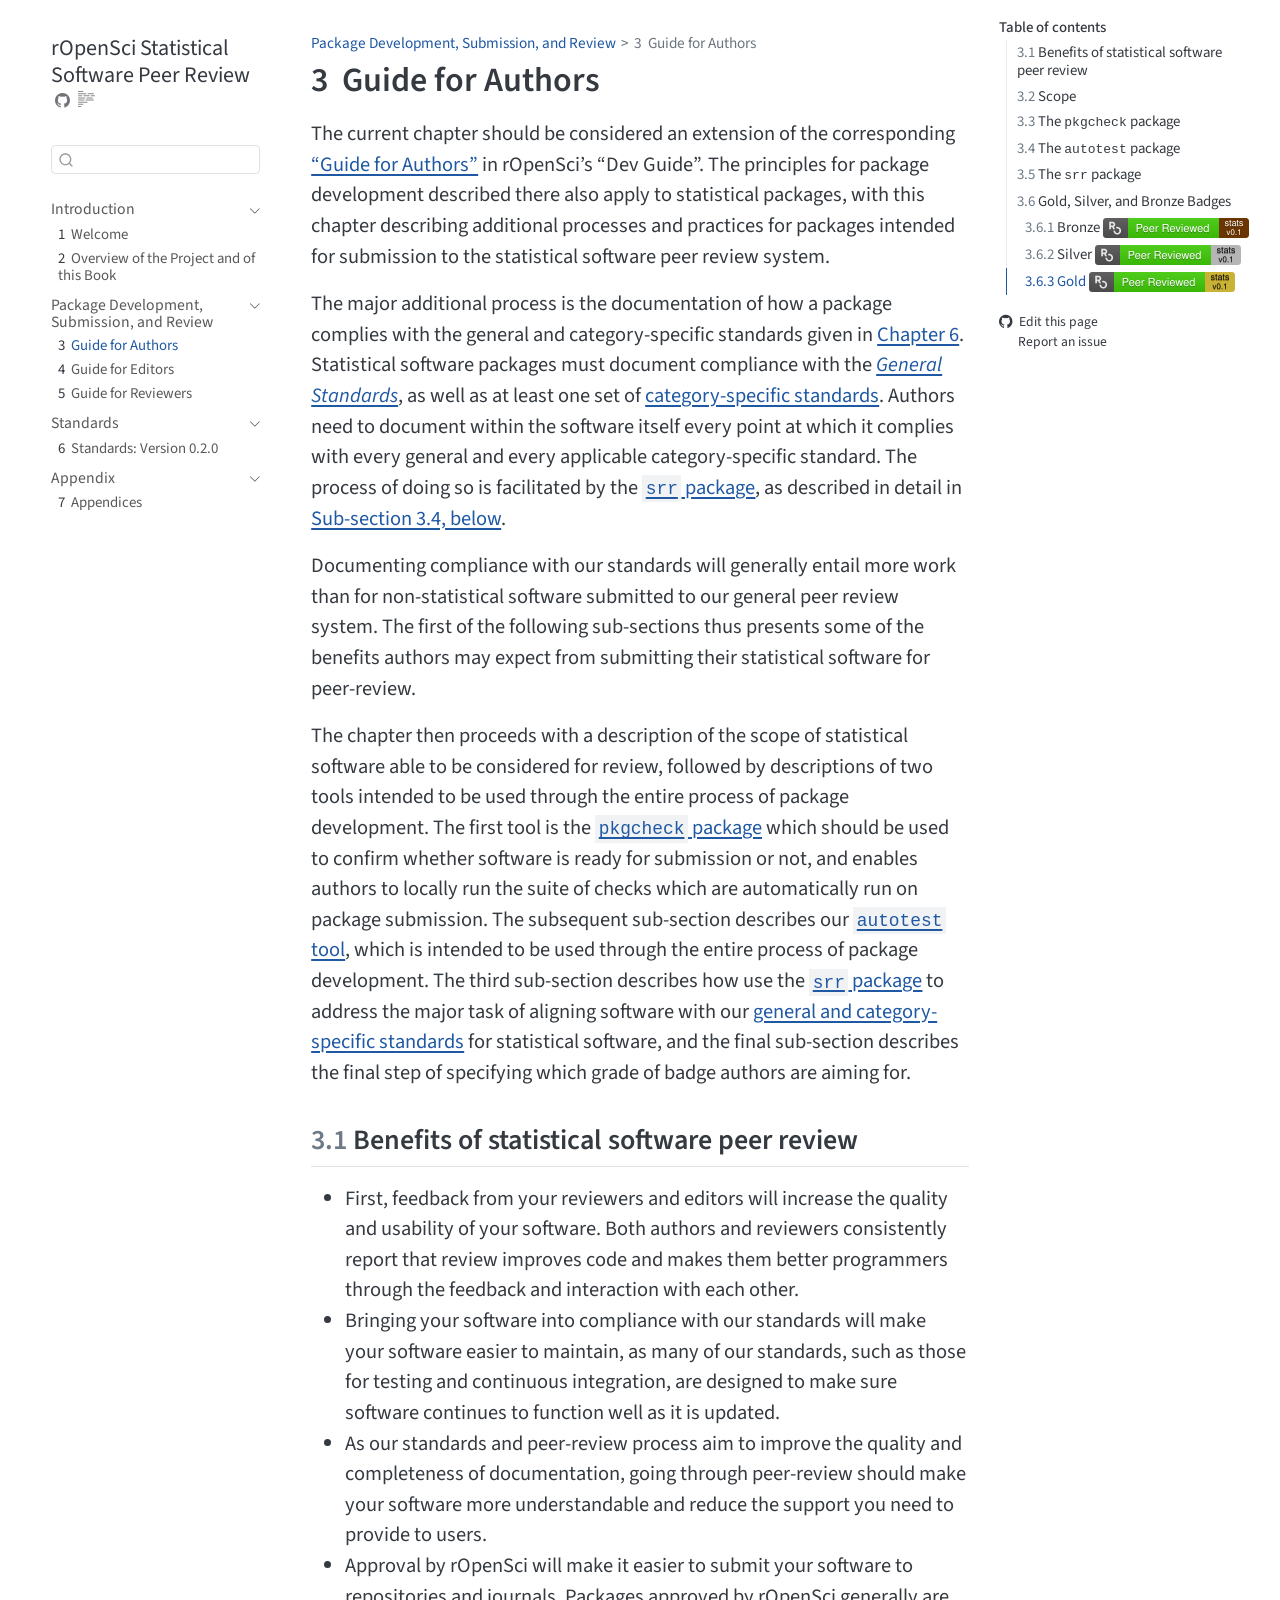
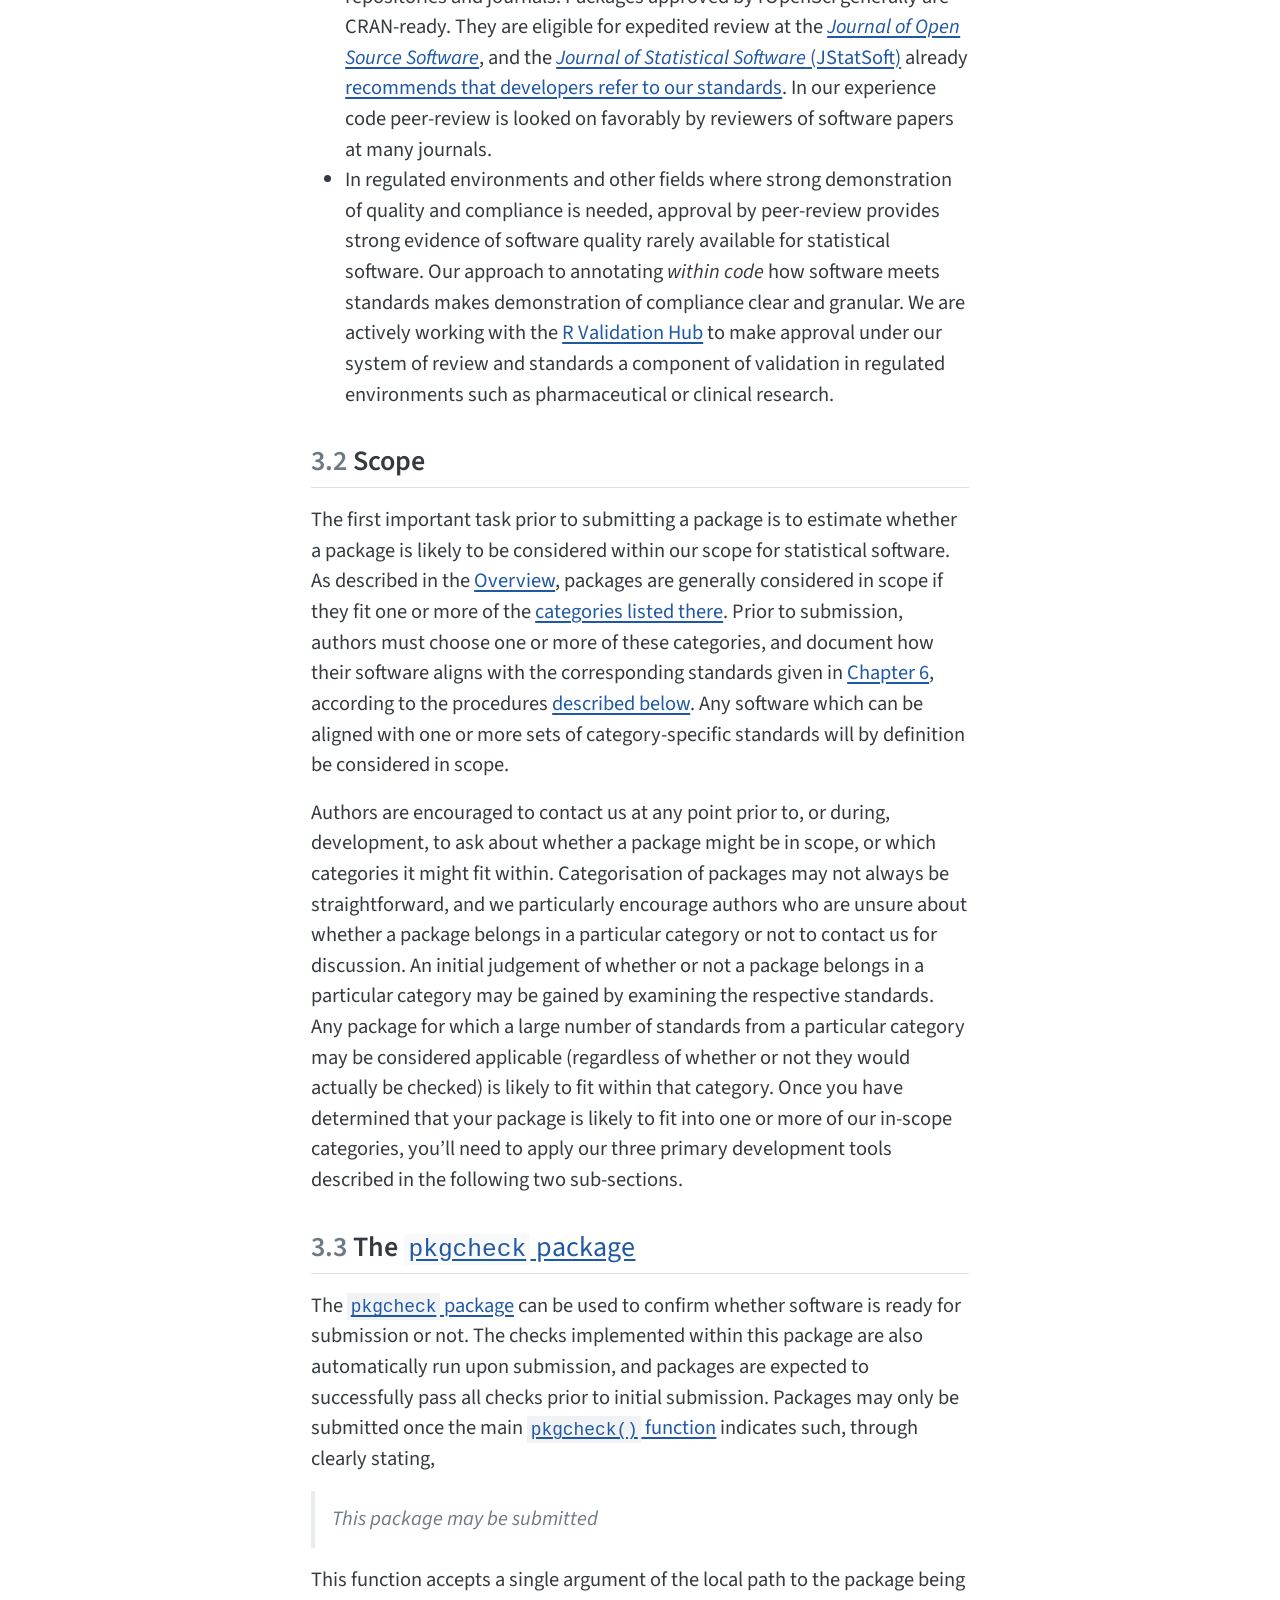
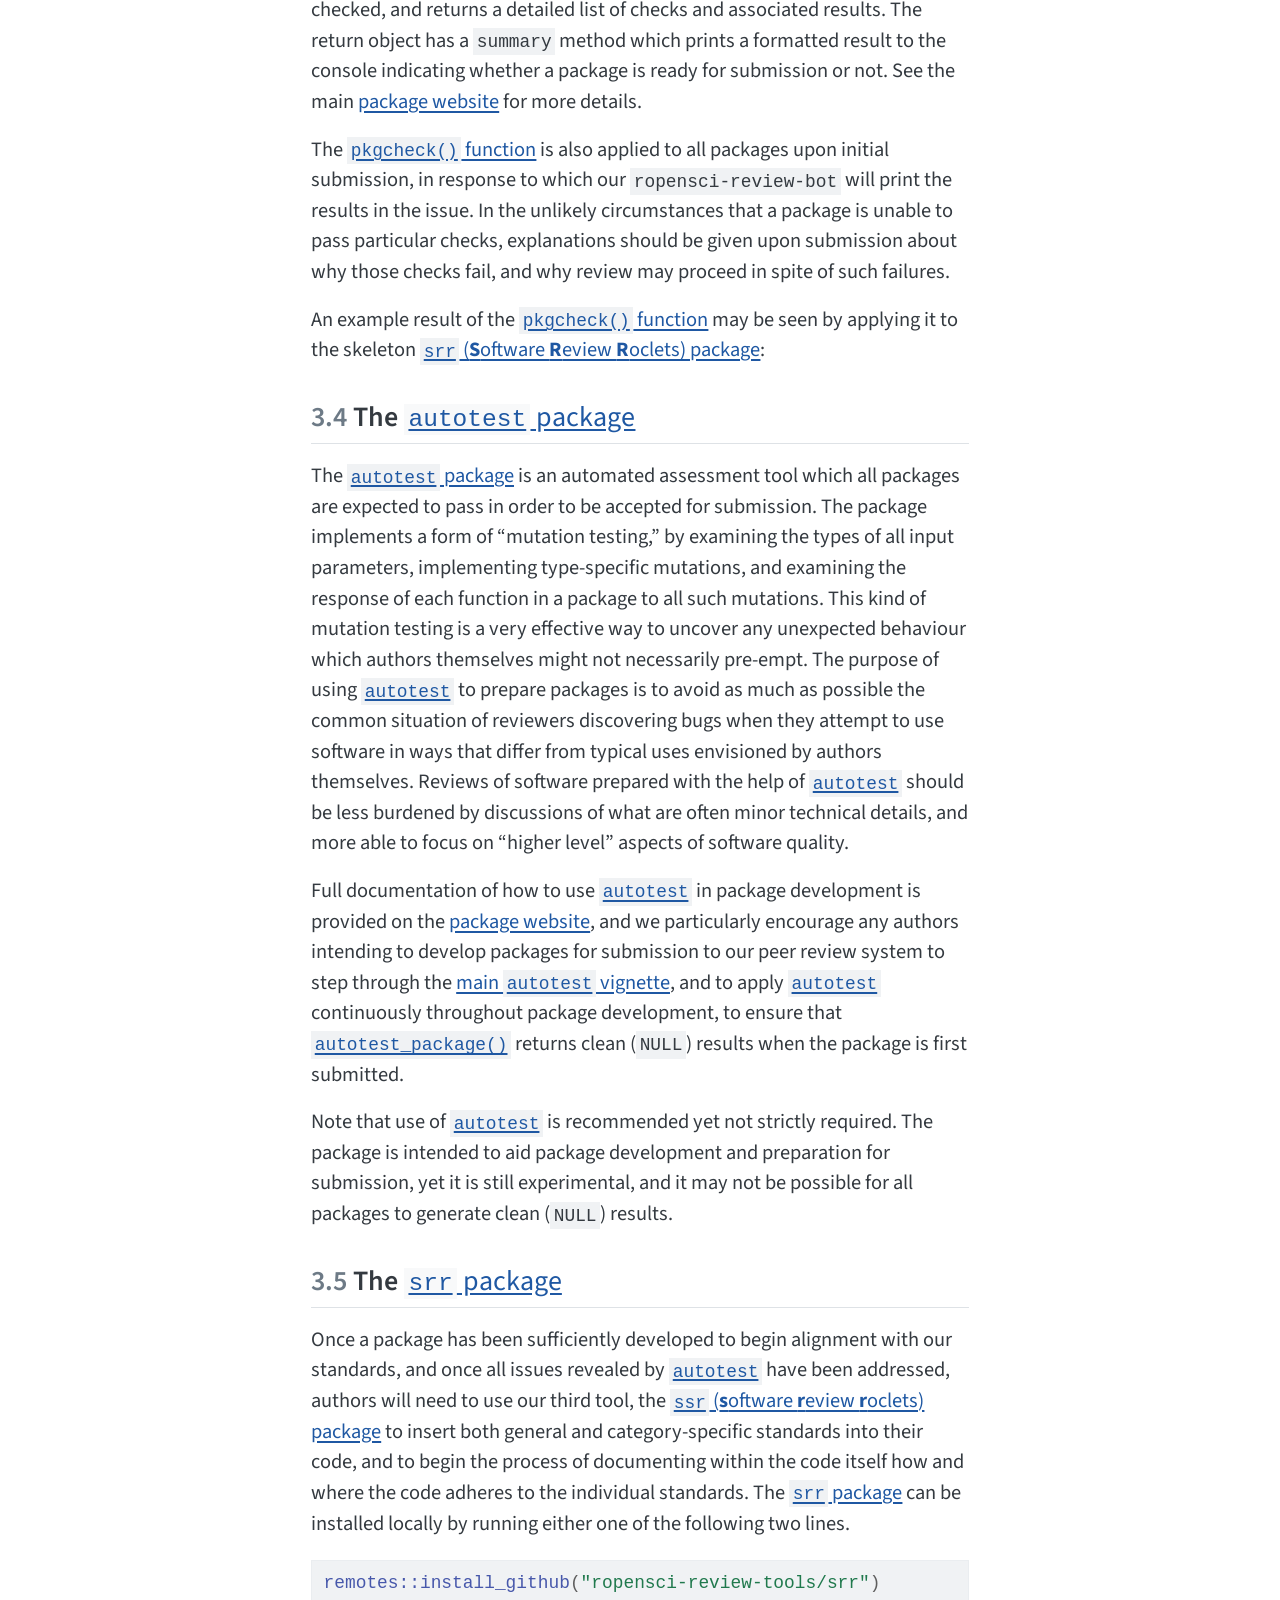
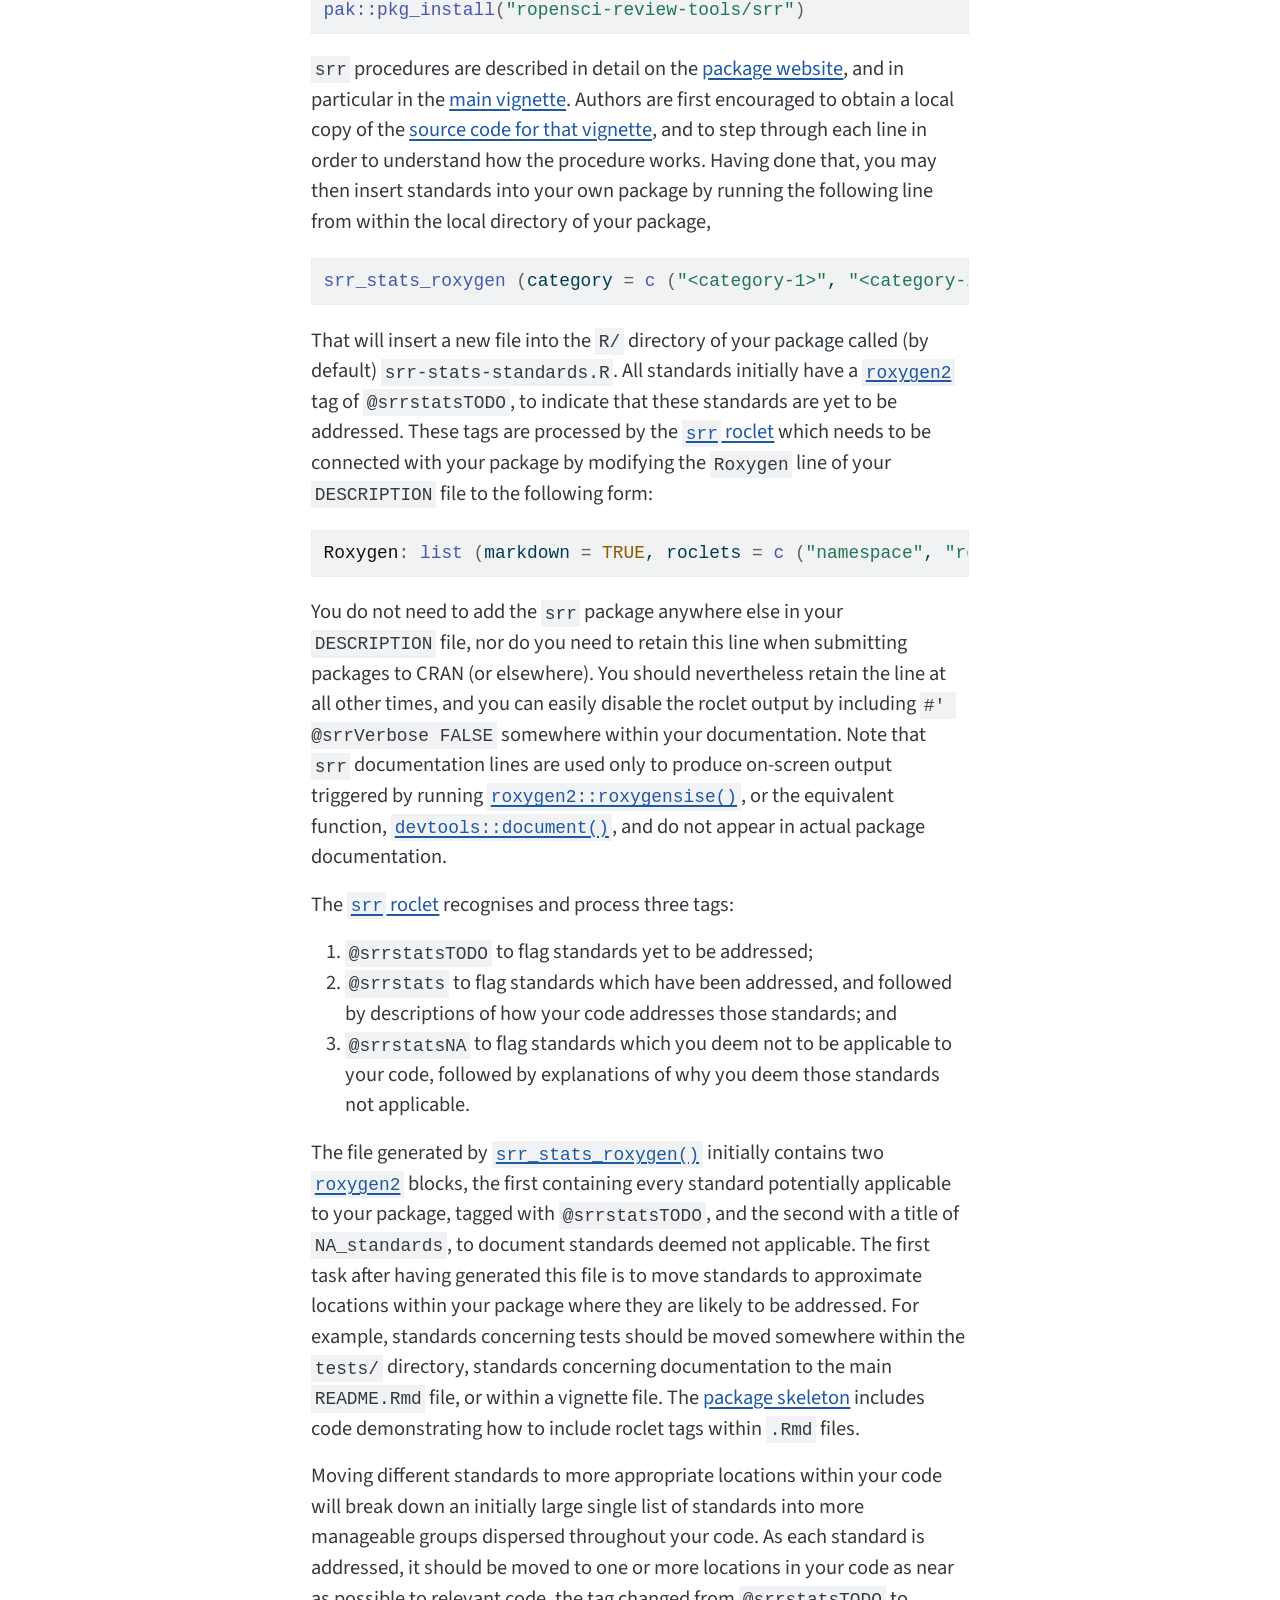
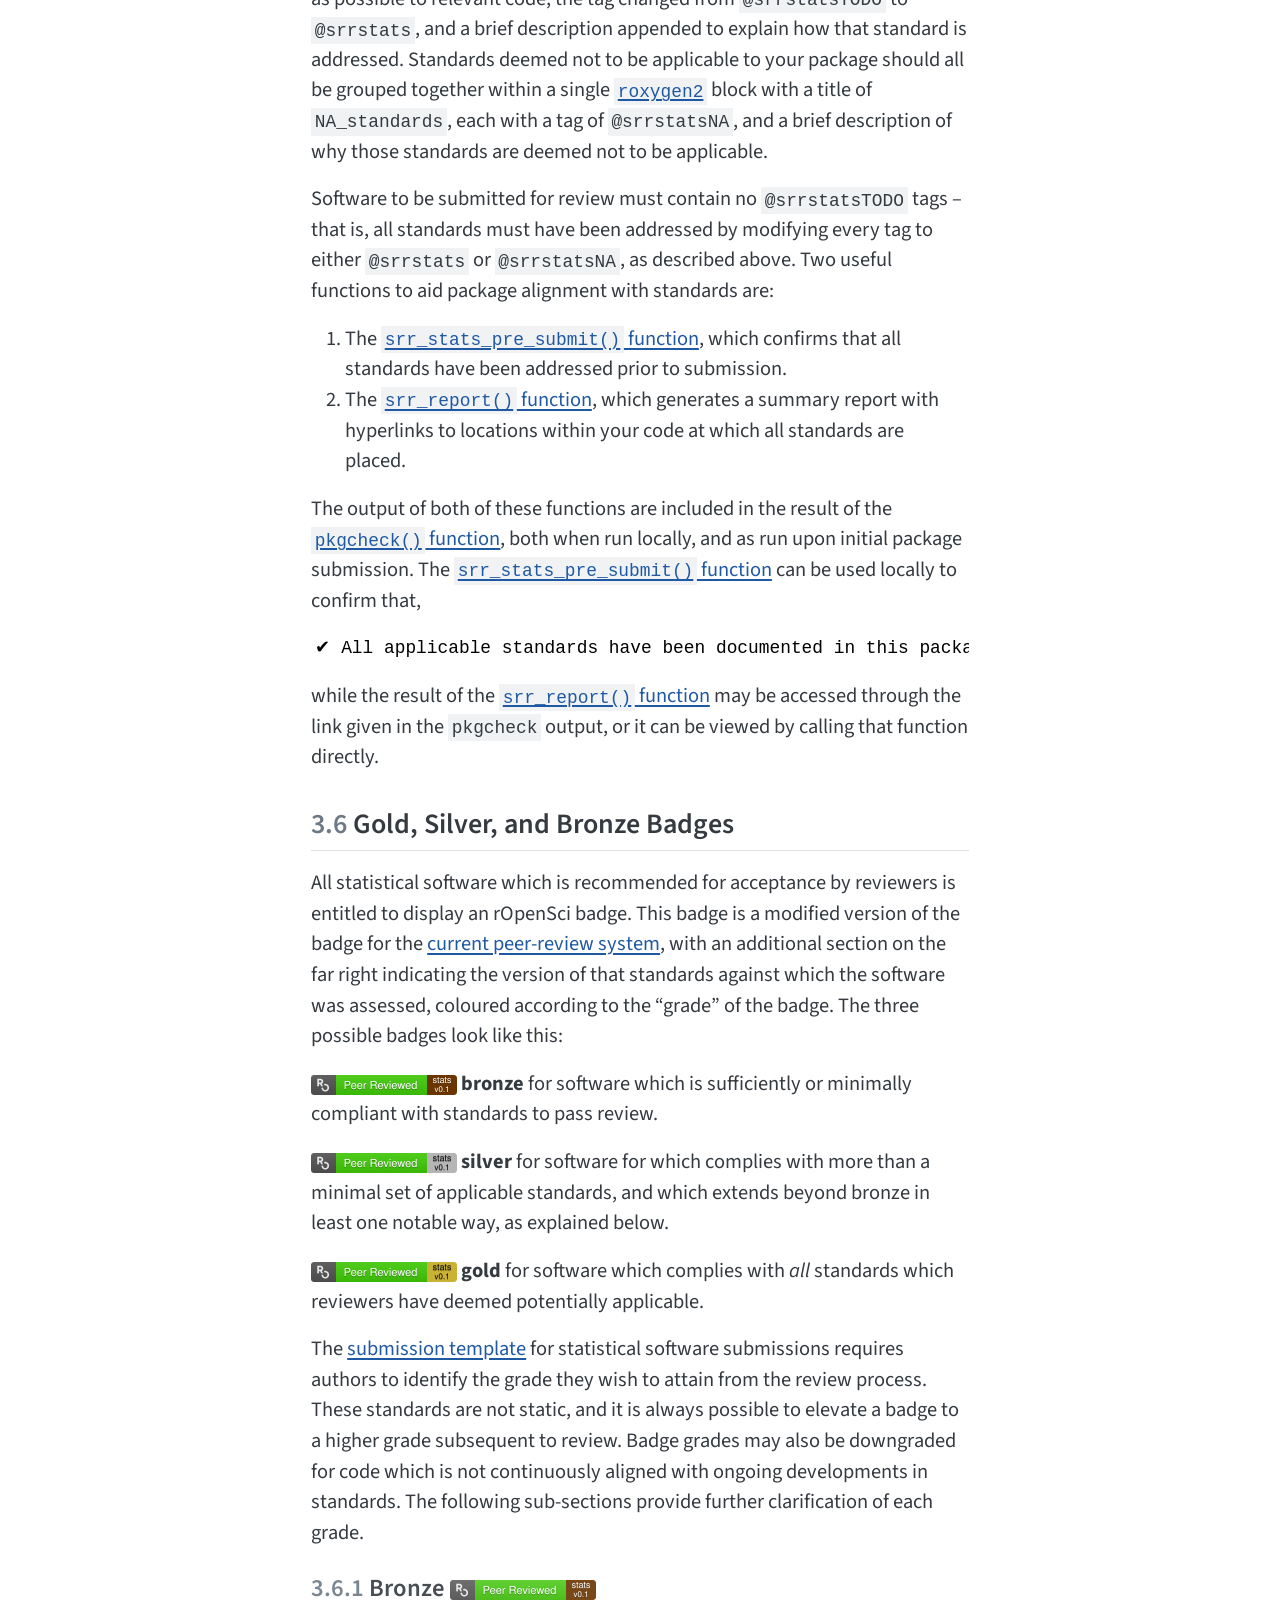
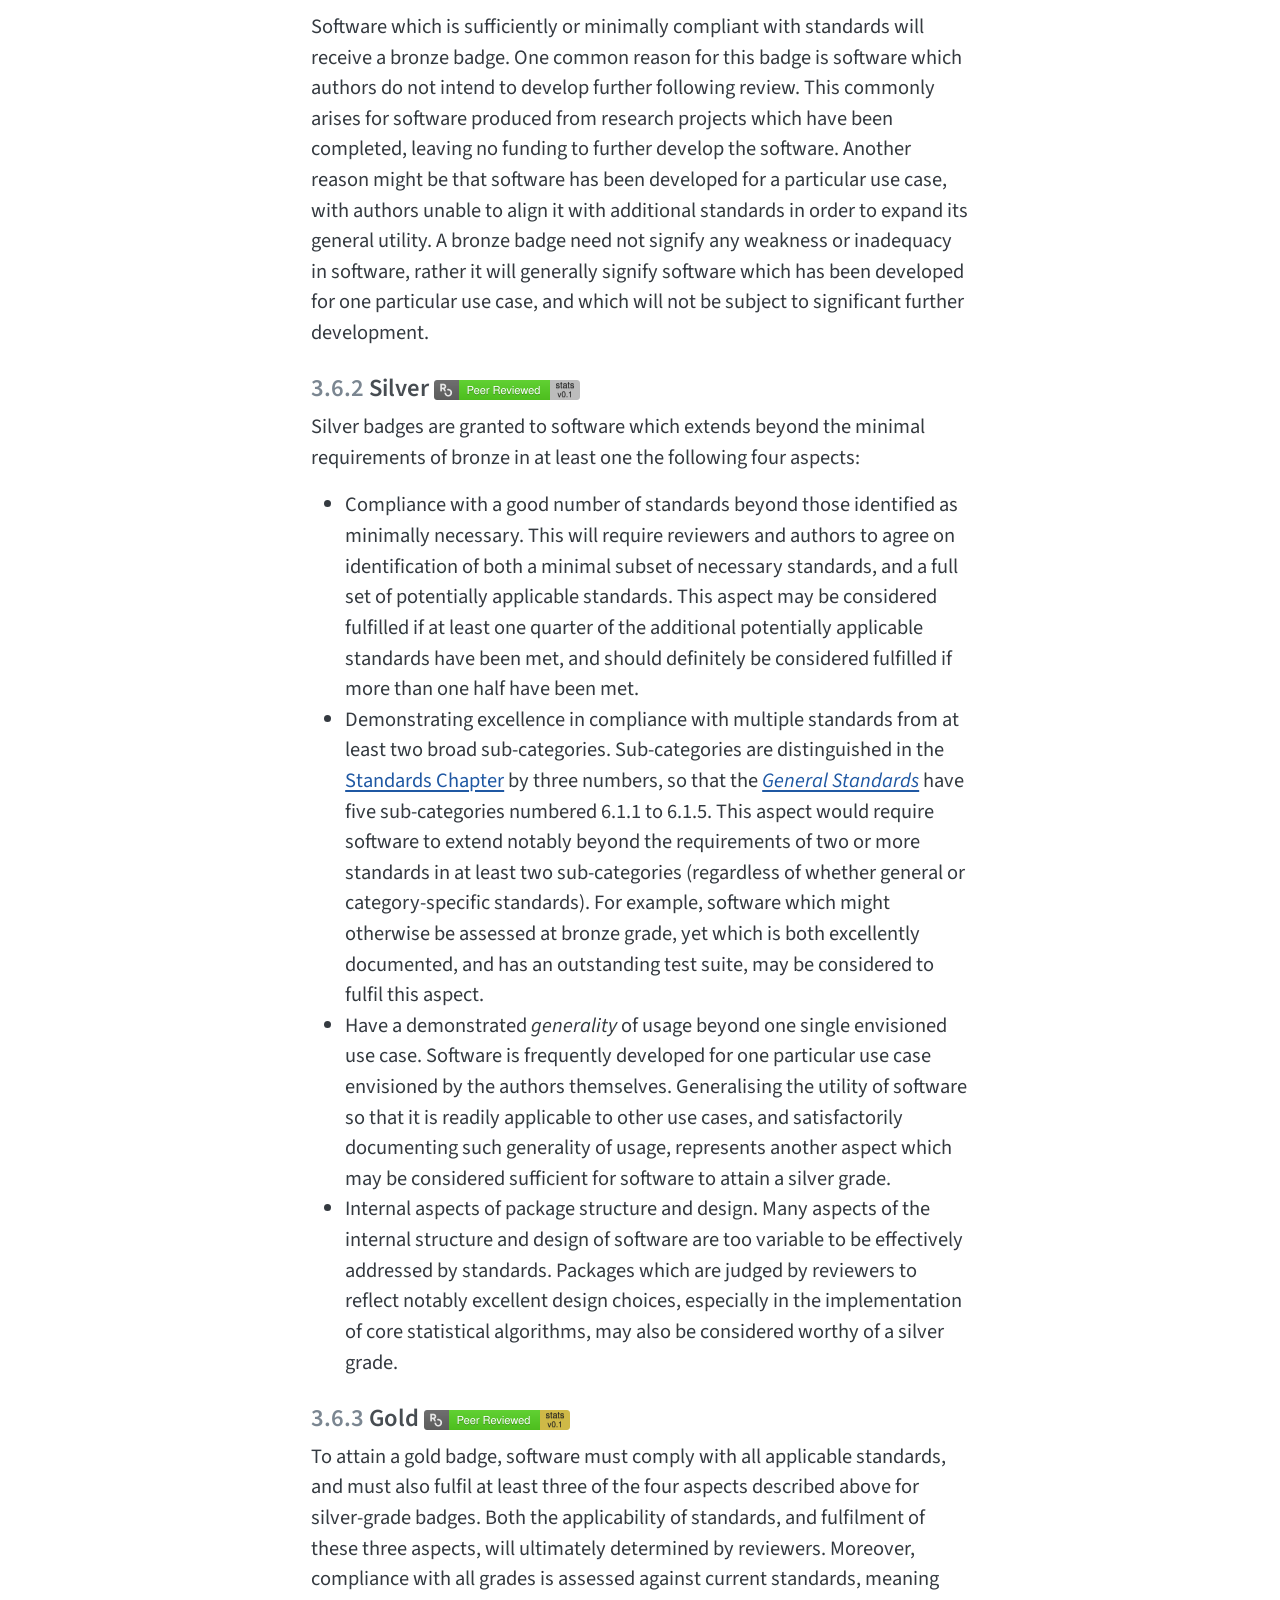
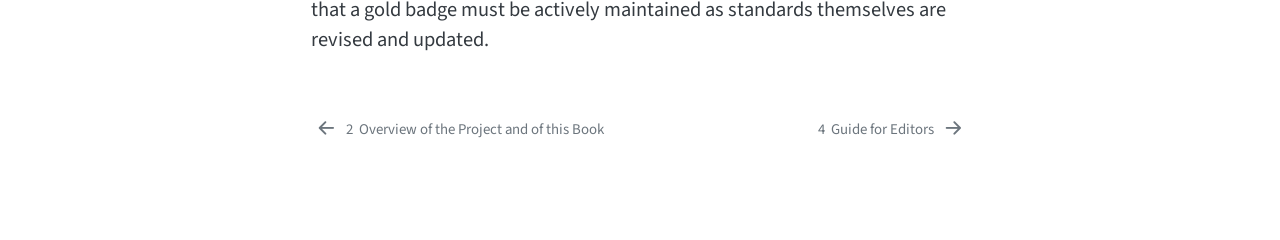
<file: pkgdev.html>
<!DOCTYPE html>
<html xmlns="http://www.w3.org/1999/xhtml" lang="en" xml:lang="en"><head>
<meta http-equiv="Content-Type" content="text/html; charset=UTF-8">
<meta charset="utf-8">
<meta name="generator" content="quarto-1.9.38">
<meta name="viewport" content="width=device-width, initial-scale=1.0, user-scalable=yes">
<meta name="description" content="Documentation of rOpenSci’s project on expanding software peer review to include statistical software.">
<title>3&nbsp; Guide for Authors – rOpenSci Statistical Software Peer Review</title>
<style>
/* Default styles provided by pandoc.
** See https://pandoc.org/MANUAL.html#variables-for-html for config info.
*/
code{white-space: pre-wrap;}
span.smallcaps{font-variant: small-caps;}
div.columns{display: flex; gap: min(4vw, 1.5em);}
div.column{flex: auto; overflow-x: auto;}
div.hanging-indent{margin-left: 1.5em; text-indent: -1.5em;}
ul.task-list{list-style: none;}
ul.task-list li input[type="checkbox"] {
  width: 0.8em;
  margin: 0 0.8em 0.2em -1em; /* quarto-specific, see https://github.com/quarto-dev/quarto-cli/issues/4556 */ 
  vertical-align: middle;
}
/* CSS for syntax highlighting */
html { -webkit-text-size-adjust: 100%; }
pre > code.sourceCode { white-space: pre; position: relative; }
pre > code.sourceCode > span { display: inline-block; line-height: 1.25; }
pre > code.sourceCode > span:empty { height: 1.2em; }
.sourceCode { overflow: visible; }
code.sourceCode > span { color: inherit; text-decoration: inherit; }
div.sourceCode { margin: 1em 0; }
pre.sourceCode { margin: 0; }
@media screen {
div.sourceCode { overflow: auto; }
}
@media print {
pre > code.sourceCode { white-space: pre-wrap; }
pre > code.sourceCode > span { text-indent: -5em; padding-left: 5em; }
}
pre.numberSource code
  { counter-reset: source-line 0; }
pre.numberSource code > span
  { position: relative; left: -4em; counter-increment: source-line; }
pre.numberSource code > span > a:first-child::before
  { content: counter(source-line);
    position: relative; left: -1em; text-align: right; vertical-align: baseline;
    border: none; display: inline-block;
    -webkit-touch-callout: none; -webkit-user-select: none;
    -khtml-user-select: none; -moz-user-select: none;
    -ms-user-select: none; user-select: none;
    padding: 0 4px; width: 4em;
  }
pre.numberSource { margin-left: 3em;  padding-left: 4px; }
div.sourceCode
  {   }
@media screen {
pre > code.sourceCode > span > a:first-child::before { text-decoration: underline; }
}
</style>

<script src="site_libs/quarto-nav/quarto-nav.js"></script>
<script src="site_libs/quarto-nav/headroom.min.js"></script>
<script src="site_libs/clipboard/clipboard.min.js"></script>
<script src="site_libs/quarto-search/autocomplete.umd.js"></script>
<script src="site_libs/quarto-search/fuse.min.js"></script>
<script src="site_libs/quarto-search/quarto-search.js"></script>
<meta name="quarto:offset" content="./">
<link href="./pkgsubmission.html" rel="next">
<link href="./overview.html" rel="prev">
<script src="site_libs/quarto-html/quarto.js" type="module"></script>
<script src="site_libs/quarto-html/tabsets/tabsets.js" type="module"></script>
<script src="site_libs/quarto-html/popper.min.js"></script>
<script src="site_libs/quarto-html/tippy.umd.min.js"></script>
<script src="site_libs/quarto-html/anchor.min.js"></script>
<link href="site_libs/quarto-html/tippy.css" rel="stylesheet">
<link href="site_libs/quarto-html/quarto-syntax-highlighting-15634bcf2e68342d4ad2dfa704d543f6.css" rel="stylesheet" id="quarto-text-highlighting-styles">
<script src="site_libs/bootstrap/bootstrap.min.js"></script>
<link href="site_libs/bootstrap/bootstrap-icons.css" rel="stylesheet">
<link href="site_libs/bootstrap/bootstrap-7d84767512b1512ee2942de7bad5ed0b.min.css" rel="stylesheet" append-hash="true" id="quarto-bootstrap" data-mode="light"><script id="quarto-search-options" type="application/json">{
  "location": "sidebar",
  "copy-button": false,
  "collapse-after": 3,
  "panel-placement": "start",
  "type": "textbox",
  "limit": 50,
  "keyboard-shortcut": [
    "f",
    "/",
    "s"
  ],
  "show-item-context": false,
  "language": {
    "search-no-results-text": "No results",
    "search-matching-documents-text": "matching documents",
    "search-copy-link-title": "Copy link to search",
    "search-hide-matches-text": "Hide additional matches",
    "search-more-match-text": "more match in this document",
    "search-more-matches-text": "more matches in this document",
    "search-clear-button-title": "Clear",
    "search-text-placeholder": "",
    "search-detached-cancel-button-title": "Cancel",
    "search-submit-button-title": "Submit",
    "search-label": "Search"
  }
}</script>
</head>
<body class="nav-sidebar floating quarto-light">

<div id="quarto-search-results"></div>
  <header id="quarto-header" class="headroom fixed-top"><nav class="quarto-secondary-nav"><div class="container-fluid d-flex">
      <button type="button" class="quarto-btn-toggle btn" data-bs-toggle="collapse" role="button" data-bs-target=".quarto-sidebar-collapse-item" aria-controls="quarto-sidebar" aria-expanded="false" aria-label="Toggle sidebar navigation" onclick="if (window.quartoToggleHeadroom) { window.quartoToggleHeadroom(); }">
        <i class="bi bi-layout-text-sidebar-reverse"></i>
      </button>
        <nav class="quarto-page-breadcrumbs" aria-label="breadcrumb"><ol class="breadcrumb"><li class="breadcrumb-item"><a href="./pkgdev.html">Package Development, Submission, and Review</a></li><li class="breadcrumb-item"><a href="./pkgdev.html"><span class="chapter-number">3</span>&nbsp; <span class="chapter-title">Guide for Authors</span></a></li></ol></nav>
        <a class="flex-grow-1" role="navigation" data-bs-toggle="collapse" data-bs-target=".quarto-sidebar-collapse-item" aria-controls="quarto-sidebar" aria-expanded="false" aria-label="Toggle sidebar navigation" onclick="if (window.quartoToggleHeadroom) { window.quartoToggleHeadroom(); }">      
        </a>
      <button type="button" class="btn quarto-search-button" aria-label="Search" onclick="window.quartoOpenSearch();">
        <i class="bi bi-search"></i>
      </button>
    </div>
  </nav></header><!-- content --><div id="quarto-content" class="quarto-container page-columns page-rows-contents page-layout-article">
<!-- sidebar -->
  <nav id="quarto-sidebar" class="sidebar collapse collapse-horizontal quarto-sidebar-collapse-item sidebar-navigation floating overflow-auto"><div class="pt-lg-2 mt-2 text-left sidebar-header">
    <div class="sidebar-title mb-0 py-0">
      <a href="./">rOpenSci Statistical Software Peer Review</a> 
        <div class="sidebar-tools-main">
    <a href="https://github.com/ropensci/statistical-software-review-book" title="Source Code" class="quarto-navigation-tool px-1" aria-label="Source Code"><i class="bi bi-github"></i></a>
  <a href="" class="quarto-reader-toggle quarto-navigation-tool px-1" onclick="window.quartoToggleReader(); return false;" title="Toggle reader mode">
  <div class="quarto-reader-toggle-btn">
  <i class="bi"></i>
  </div>
</a>
</div>
    </div>
      </div>
        <div class="mt-2 flex-shrink-0 align-items-center">
        <div class="sidebar-search">
        <div id="quarto-search" class="" title="Search"></div>
        </div>
        </div>
    <div class="sidebar-menu-container"> 
    <ul class="list-unstyled mt-1">
<li class="sidebar-item sidebar-item-section">
      <div class="sidebar-item-container"> 
            <a class="sidebar-item-text sidebar-link text-start" data-bs-toggle="collapse" data-bs-target="#quarto-sidebar-section-1" role="navigation" aria-expanded="true">
 <span class="menu-text">Introduction</span></a>
          <a class="sidebar-item-toggle text-start" data-bs-toggle="collapse" data-bs-target="#quarto-sidebar-section-1" role="navigation" aria-expanded="true" aria-label="Toggle section">
            <i class="bi bi-chevron-right ms-2"></i>
          </a> 
      </div>
      <ul id="quarto-sidebar-section-1" class="collapse list-unstyled sidebar-section depth1 show">
<li class="sidebar-item">
  <div class="sidebar-item-container"> 
  <a href="./index.html" class="sidebar-item-text sidebar-link">
 <span class="menu-text"><span class="chapter-number">1</span>&nbsp; <span class="chapter-title">Welcome</span></span></a>
  </div>
</li>
          <li class="sidebar-item">
  <div class="sidebar-item-container"> 
  <a href="./overview.html" class="sidebar-item-text sidebar-link">
 <span class="menu-text"><span class="chapter-number">2</span>&nbsp; <span class="chapter-title">Overview of the Project and of this Book</span></span></a>
  </div>
</li>
      </ul>
</li>
        <li class="sidebar-item sidebar-item-section">
      <div class="sidebar-item-container"> 
            <a class="sidebar-item-text sidebar-link text-start" data-bs-toggle="collapse" data-bs-target="#quarto-sidebar-section-2" role="navigation" aria-expanded="true">
 <span class="menu-text">Package Development, Submission, and Review</span></a>
          <a class="sidebar-item-toggle text-start" data-bs-toggle="collapse" data-bs-target="#quarto-sidebar-section-2" role="navigation" aria-expanded="true" aria-label="Toggle section">
            <i class="bi bi-chevron-right ms-2"></i>
          </a> 
      </div>
      <ul id="quarto-sidebar-section-2" class="collapse list-unstyled sidebar-section depth1 show">
<li class="sidebar-item">
  <div class="sidebar-item-container"> 
  <a href="./pkgdev.html" class="sidebar-item-text sidebar-link active">
 <span class="menu-text"><span class="chapter-number">3</span>&nbsp; <span class="chapter-title">Guide for Authors</span></span></a>
  </div>
</li>
          <li class="sidebar-item">
  <div class="sidebar-item-container"> 
  <a href="./pkgsubmission.html" class="sidebar-item-text sidebar-link">
 <span class="menu-text"><span class="chapter-number">4</span>&nbsp; <span class="chapter-title">Guide for Editors</span></span></a>
  </div>
</li>
          <li class="sidebar-item">
  <div class="sidebar-item-container"> 
  <a href="./pkgreview.html" class="sidebar-item-text sidebar-link">
 <span class="menu-text"><span class="chapter-number">5</span>&nbsp; <span class="chapter-title">Guide for Reviewers</span></span></a>
  </div>
</li>
      </ul>
</li>
        <li class="sidebar-item sidebar-item-section">
      <div class="sidebar-item-container"> 
            <a class="sidebar-item-text sidebar-link text-start" data-bs-toggle="collapse" data-bs-target="#quarto-sidebar-section-3" role="navigation" aria-expanded="true">
 <span class="menu-text">Standards</span></a>
          <a class="sidebar-item-toggle text-start" data-bs-toggle="collapse" data-bs-target="#quarto-sidebar-section-3" role="navigation" aria-expanded="true" aria-label="Toggle section">
            <i class="bi bi-chevron-right ms-2"></i>
          </a> 
      </div>
      <ul id="quarto-sidebar-section-3" class="collapse list-unstyled sidebar-section depth1 show">
<li class="sidebar-item">
  <div class="sidebar-item-container"> 
  <a href="./standards.html" class="sidebar-item-text sidebar-link">
 <span class="menu-text"><span class="chapter-number">6</span>&nbsp; <span class="chapter-title">Standards: Version 0.2.0</span></span></a>
  </div>
</li>
      </ul>
</li>
        <li class="sidebar-item sidebar-item-section">
      <div class="sidebar-item-container"> 
            <a class="sidebar-item-text sidebar-link text-start" data-bs-toggle="collapse" data-bs-target="#quarto-sidebar-section-4" role="navigation" aria-expanded="true">
 <span class="menu-text">Appendix</span></a>
          <a class="sidebar-item-toggle text-start" data-bs-toggle="collapse" data-bs-target="#quarto-sidebar-section-4" role="navigation" aria-expanded="true" aria-label="Toggle section">
            <i class="bi bi-chevron-right ms-2"></i>
          </a> 
      </div>
      <ul id="quarto-sidebar-section-4" class="collapse list-unstyled sidebar-section depth1 show">
<li class="sidebar-item">
  <div class="sidebar-item-container"> 
  <a href="./appendix.html" class="sidebar-item-text sidebar-link">
 <span class="menu-text"><span class="chapter-number">7</span>&nbsp; <span class="chapter-title">Appendices</span></span></a>
  </div>
</li>
      </ul>
</li>
    </ul>
</div>
</nav><div id="quarto-sidebar-glass" class="quarto-sidebar-collapse-item" data-bs-toggle="collapse" data-bs-target=".quarto-sidebar-collapse-item"></div>
<!-- margin-sidebar -->
    <div id="quarto-margin-sidebar" class="sidebar margin-sidebar">
        <nav id="TOC" role="doc-toc" class="toc-active"><h2 id="toc-title">Table of contents</h2>
   
  <ul>
<li><a href="#benefits-of-statistical-software-peer-review" id="toc-benefits-of-statistical-software-peer-review" class="nav-link active" data-scroll-target="#benefits-of-statistical-software-peer-review"><span class="header-section-number">3.1</span> Benefits of statistical software peer review</a></li>
  <li><a href="#scope" id="toc-scope" class="nav-link" data-scroll-target="#scope"><span class="header-section-number">3.2</span> Scope</a></li>
  <li><a href="#the-pkgcheck-package" id="toc-the-pkgcheck-package" class="nav-link" data-scroll-target="#the-pkgcheck-package"><span class="header-section-number">3.3</span> The <code>pkgcheck</code> package</a></li>
  <li><a href="#pkgdev-autotest" id="toc-pkgdev-autotest" class="nav-link" data-scroll-target="#pkgdev-autotest"><span class="header-section-number">3.4</span> The <code>autotest</code> package</a></li>
  <li><a href="#pkgdev-srr" id="toc-pkgdev-srr" class="nav-link" data-scroll-target="#pkgdev-srr"><span class="header-section-number">3.5</span> The <code>srr</code> package</a></li>
  <li>
<a href="#pkgdev-badges" id="toc-pkgdev-badges" class="nav-link" data-scroll-target="#pkgdev-badges"><span class="header-section-number">3.6</span> Gold, Silver, and Bronze Badges</a>
  <ul class="collapse">
<li><a href="#pkgdev-bronze" id="toc-pkgdev-bronze" class="nav-link" data-scroll-target="#pkgdev-bronze"><span class="header-section-number">3.6.1</span> Bronze <img src="badges/stats-bronze.png" class="img-fluid"></a></li>
  <li><a href="#pkgdev-silver" id="toc-pkgdev-silver" class="nav-link" data-scroll-target="#pkgdev-silver"><span class="header-section-number">3.6.2</span> Silver <img src="badges/stats-silver.png" class="img-fluid"></a></li>
  <li><a href="#pkgdev-gold" id="toc-pkgdev-gold" class="nav-link" data-scroll-target="#pkgdev-gold"><span class="header-section-number">3.6.3</span> Gold <img src="badges/stats-gold.png" class="img-fluid"></a></li>
  </ul>
</li>
  </ul><div class="toc-actions"><ul><li><a href="https://github.com/ropensci/statistical-software-review-book/edit/main/pkgdev.Rmd" class="toc-action"><i class="bi bi-github"></i>Edit this page</a></li><li><a href="https://github.com/ropensci/statistical-software-review-book/issues/new" class="toc-action"><i class="bi empty"></i>Report an issue</a></li></ul></div></nav>
    </div>
<!-- main -->
<main class="content" id="quarto-document-content"><header id="title-block-header" class="quarto-title-block default"><nav class="quarto-page-breadcrumbs quarto-title-breadcrumbs d-none d-lg-block" aria-label="breadcrumb"><ol class="breadcrumb"><li class="breadcrumb-item"><a href="./pkgdev.html">Package Development, Submission, and Review</a></li><li class="breadcrumb-item"><a href="./pkgdev.html"><span class="chapter-number">3</span>&nbsp; <span class="chapter-title">Guide for Authors</span></a></li></ol></nav><div class="quarto-title">
<h1 class="title"><span id="pkgdev" class="quarto-section-identifier"><span class="chapter-number">3</span>&nbsp; <span class="chapter-title">Guide for Authors</span></span></h1>
</div>



<div class="quarto-title-meta">

    
  
    
  </div>
  


</header><p>The current chapter should be considered an extension of the corresponding <a href="https://devguide.ropensci.org/authors-guide.html">“Guide for Authors”</a> in rOpenSci’s “Dev Guide”. The principles for package development described there also apply to statistical packages, with this chapter describing additional processes and practices for packages intended for submission to the statistical software peer review system.</p>
<p>The major additional process is the documentation of how a package complies with the general and category-specific standards given in <a href="standards.html">Chapter 6</a>. Statistical software packages must document compliance with the <a href="#general-standards"><em>General Standards</em></a>, as well as at least one set of <a href="standards.html">category-specific standards</a>. Authors need to document within the software itself every point at which it complies with every general and every applicable category-specific standard. The process of doing so is facilitated by the <a href="https://github.com/ropensci-review-tools/srr"><code>srr</code> package</a>, as described in detail in <a href="#pkgdev-srr">Sub-section 3.4, below</a>.</p>
<p>Documenting compliance with our standards will generally entail more work than for non-statistical software submitted to our general peer review system. The first of the following sub-sections thus presents some of the benefits authors may expect from submitting their statistical software for peer-review.</p>
<p>The chapter then proceeds with a description of the scope of statistical software able to be considered for review, followed by descriptions of two tools intended to be used through the entire process of package development. The first tool is the <a href="https://github.com/ropensci-review-tools/pkgcheck"><code>pkgcheck</code> package</a> which should be used to confirm whether software is ready for submission or not, and enables authors to locally run the suite of checks which are automatically run on package submission. The subsequent sub-section describes our <a href="https://github.com/ropensci-review-tools/autotest"><code>autotest</code> tool</a>, which is intended to be used through the entire process of package development. The third sub-section describes how use the <a href="https://github.com/ropensci-review-tools/srr"><code>srr</code> package</a> to address the major task of aligning software with our <a href="standards.html">general and category-specific standards</a> for statistical software, and the final sub-section describes the final step of specifying which grade of badge authors are aiming for.</p>
<section id="benefits-of-statistical-software-peer-review" class="level2" data-number="3.1"><h2 data-number="3.1" class="anchored" data-anchor-id="benefits-of-statistical-software-peer-review">
<span class="header-section-number">3.1</span> Benefits of statistical software peer review</h2>
<ul>
<li>First, feedback from your reviewers and editors will increase the quality and usability of your software. Both authors and reviewers consistently report that review improves code and makes them better programmers through the feedback and interaction with each other.</li>
<li>Bringing your software into compliance with our standards will make your software easier to maintain, as many of our standards, such as those for testing and continuous integration, are designed to make sure software continues to function well as it is updated.</li>
<li>As our standards and peer-review process aim to improve the quality and completeness of documentation, going through peer-review should make your software more understandable and reduce the support you need to provide to users.</li>
<li>Approval by rOpenSci will make it easier to submit your software to repositories and journals. Packages approved by rOpenSci generally are CRAN-ready. They are eligible for expedited review at the <a href="https://joss.theoj.org/"><em>Journal of Open Source Software</em></a>, and the <a href="https://www.jstatsoft.org/index"><em>Journal of Statistical Software</em> (JStatSoft)</a> already <a href="https://www.jstatsoft.org/authors">recommends that developers refer to our standards</a>. In our experience code peer-review is looked on favorably by reviewers of software papers at many journals.</li>
<li>In regulated environments and other fields where strong demonstration of quality and compliance is needed, approval by peer-review provides strong evidence of software quality rarely available for statistical software. Our approach to annotating <em>within code</em> how software meets standards makes demonstration of compliance clear and granular. We are actively working with the <a href="https://pharmar.org">R Validation Hub</a> to make approval under our system of review and standards a component of validation in regulated environments such as pharmaceutical or clinical research.</li>
</ul></section><section id="scope" class="level2" data-number="3.2"><h2 data-number="3.2" class="anchored" data-anchor-id="scope">
<span class="header-section-number">3.2</span> Scope</h2>
<p>The first important task prior to submitting a package is to estimate whether a package is likely to be considered within our scope for statistical software. As described in the <a href="overview.html#overview-scope">Overview</a>, packages are generally considered in scope if they fit one or more of the <a href="overview.html#overview-categories">categories listed there</a>. Prior to submission, authors must choose one or more of these categories, and document how their software aligns with the corresponding standards given in <a href="standards.html">Chapter 6</a>, according to the procedures <a href="#pkgdev-srr">described below</a>. Any software which can be aligned with one or more sets of category-specific standards will by definition be considered in scope.</p>
<p>Authors are encouraged to contact us at any point prior to, or during, development, to ask about whether a package might be in scope, or which categories it might fit within. Categorisation of packages may not always be straightforward, and we particularly encourage authors who are unsure about whether a package belongs in a particular category or not to contact us for discussion. An initial judgement of whether or not a package belongs in a particular category may be gained by examining the respective standards. Any package for which a large number of standards from a particular category may be considered applicable (regardless of whether or not they would actually be checked) is likely to fit within that category. Once you have determined that your package is likely to fit into one or more of our in-scope categories, you’ll need to apply our three primary development tools described in the following two sub-sections.</p>
</section><section id="the-pkgcheck-package" class="level2" data-number="3.3"><h2 data-number="3.3" class="anchored" data-anchor-id="the-pkgcheck-package">
<span class="header-section-number">3.3</span> The <a href="https://github.com/ropensci-review-tools/pkgcheck"><code>pkgcheck</code> package</a>
</h2>
<p>The <a href="https://github.com/ropensci-review-tools/pkgcheck"><code>pkgcheck</code> package</a> can be used to confirm whether software is ready for submission or not. The checks implemented within this package are also automatically run upon submission, and packages are expected to successfully pass all checks prior to initial submission. Packages may only be submitted once the main <a href="hThe://ropensci-review-tools.github.io/pkgcheck/reference/pkgcheck.html"><code>pkgcheck()</code> function</a> indicates such, through clearly stating,</p>
<blockquote class="blockquote">
<p><em>This package may be submitted</em></p>
</blockquote>
<p>This function accepts a single argument of the local path to the package being checked, and returns a detailed list of checks and associated results. The return object has a <code>summary</code> method which prints a formatted result to the console indicating whether a package is ready for submission or not. See the main <a href="https://github.com/ropensci-review-tools/pkgcheck">package website</a> for more details.</p>
<p>The <a href="hThe://ropensci-review-tools.github.io/pkgcheck/reference/pkgcheck.html"><code>pkgcheck()</code> function</a> is also applied to all packages upon initial submission, in response to which our <code>ropensci-review-bot</code> will print the results in the issue. In the unlikely circumstances that a package is unable to pass particular checks, explanations should be given upon submission about why those checks fail, and why review may proceed in spite of such failures.</p>
<p>An example result of the <a href="hThe://ropensci-review-tools.github.io/pkgcheck/reference/pkgcheck.html"><code>pkgcheck()</code> function</a> may be seen by applying it to the skeleton <a href="https://github.com/ropensci-review-tools/srr"><code>srr</code> (<strong>S</strong>oftware <strong>R</strong>eview <strong>R</strong>oclets) package</a>:</p>
</section><section id="pkgdev-autotest" class="level2" data-number="3.4"><h2 data-number="3.4" class="anchored" data-anchor-id="pkgdev-autotest">
<span class="header-section-number">3.4</span> The <a href="https://github.com/ropensci-review-tools/autotest"><code>autotest</code> package</a>
</h2>
<p>The <a href="https://github.com/ropensci-review-tools/autotest"><code>autotest</code> package</a> is an automated assessment tool which all packages are expected to pass in order to be accepted for submission. The package implements a form of “mutation testing,” by examining the types of all input parameters, implementing type-specific mutations, and examining the response of each function in a package to all such mutations. This kind of mutation testing is a very effective way to uncover any unexpected behaviour which authors themselves might not necessarily pre-empt. The purpose of using <a href="https://github.com/ropensci-review-tools/autotest"><code>autotest</code></a> to prepare packages is to avoid as much as possible the common situation of reviewers discovering bugs when they attempt to use software in ways that differ from typical uses envisioned by authors themselves. Reviews of software prepared with the help of <a href="https://github.com/ropensci-review-tools/autotest"><code>autotest</code></a> should be less burdened by discussions of what are often minor technical details, and more able to focus on “higher level” aspects of software quality.</p>
<p>Full documentation of how to use <a href="https://github.com/ropensci-review-tools/autotest"><code>autotest</code></a> in package development is provided on the <a href="https://ropensci-review-tools.github.io/autotest/">package website</a>, and we particularly encourage any authors intending to develop packages for submission to our peer review system to step through the <a href="https://ropensci-review-tools.github.io/autotest/articles/autotest.html">main <code>autotest</code> vignette</a>, and to apply <a href="https://ropensci-review-tools.github.io/autotest/"><code>autotest</code></a> continuously throughout package development, to ensure that <a href="https://ropensci-review-tools.github.io/autotest/reference/autotest_package.html"><code>autotest_package()</code></a> returns clean (<code>NULL</code>) results when the package is first submitted.</p>
<p>Note that use of <a href="https://github.com/ropensci-review-tools/autotest"><code>autotest</code></a> is recommended yet not strictly required. The package is intended to aid package development and preparation for submission, yet it is still experimental, and it may not be possible for all packages to generate clean (<code>NULL</code>) results.</p>
</section><section id="pkgdev-srr" class="level2" data-number="3.5"><h2 data-number="3.5" class="anchored" data-anchor-id="pkgdev-srr">
<span class="header-section-number">3.5</span> The <a href="https://github.com/ropensci-review-tools/srr"><code>srr</code> package</a>
</h2>
<p>Once a package has been sufficiently developed to begin alignment with our standards, and once all issues revealed by <a href="https://ropensci-review-tools.github.io/autotest/"><code>autotest</code></a> have been addressed, authors will need to use our third tool, the <a href="https://ropensci-review-tools.github.io/srr/"><code>ssr</code> (<strong>s</strong>oftware <strong>r</strong>eview <strong>r</strong>oclets) package</a> to insert both general and category-specific standards into their code, and to begin the process of documenting within the code itself how and where the code adheres to the individual standards. The <a href="https://ropensci-review-tools.github.io/srr/"><code>srr</code> package</a> can be installed locally by running either one of the following two lines.</p>
<div class="cell">
<div class="code-copy-outer-scaffold"><div class="sourceCode" id="cb1"><pre class="downlit sourceCode r code-with-copy"><code class="sourceCode R"><span><span class="fu">remotes</span><span class="fu">::</span><span class="fu">install_github</span><span class="op">(</span><span class="st">"ropensci-review-tools/srr"</span><span class="op">)</span></span>
<span><span class="fu">pak</span><span class="fu">::</span><span class="fu"><a href="https://pak.r-lib.org/reference/pkg_install.html">pkg_install</a></span><span class="op">(</span><span class="st">"ropensci-review-tools/srr"</span><span class="op">)</span></span></code></pre></div><button title="Copy to Clipboard" class="code-copy-button"><i class="bi"></i></button></div>
</div>
<p><code>srr</code> procedures are described in detail on the <a href="https://ropensci-review-tools.github.io/srr/">package website</a>, and in particular in the <a href="https://ropensci-review-tools.github.io/srr/articles/srr-stats.html">main vignette</a>. Authors are first encouraged to obtain a local copy of the <a href="https://github.com/ropensci-review-tools/srr/blob/main/vignettes/srr-stats.Rmd">source code for that vignette</a>, and to step through each line in order to understand how the procedure works. Having done that, you may then insert standards into your own package by running the following line from within the local directory of your package,</p>
<div class="cell">
<div class="code-copy-outer-scaffold"><div class="sourceCode" id="cb2"><pre class="downlit sourceCode r code-with-copy"><code class="sourceCode R"><span><span class="fu">srr_stats_roxygen</span> <span class="op">(</span>category <span class="op">=</span> <span class="fu"><a href="https://rdrr.io/r/base/c.html">c</a></span> <span class="op">(</span><span class="st">"&lt;category-1&gt;"</span>, <span class="st">"&lt;category-2&gt;"</span><span class="op">)</span><span class="op">)</span></span></code></pre></div><button title="Copy to Clipboard" class="code-copy-button"><i class="bi"></i></button></div>
</div>
<p>That will insert a new file into the <code>R/</code> directory of your package called (by default) <code>srr-stats-standards.R</code>. All standards initially have a <a href="https://roxygen2.r-lib.org"><code>roxygen2</code></a> tag of <code>@srrstatsTODO</code>, to indicate that these standards are yet to be addressed. These tags are processed by the <a href="https://ropensci-review-tools.github.io/srr/"><code>srr</code> roclet</a> which needs to be connected with your package by modifying the <code>Roxygen</code> line of your <code>DESCRIPTION</code> file to the following form:</p>
<div class="cell">
<div class="code-copy-outer-scaffold"><div class="sourceCode" id="cb3"><pre class="downlit sourceCode r code-with-copy"><code class="sourceCode R"><span><span class="va">Roxygen</span><span class="op">:</span> <span class="fu"><a href="https://rdrr.io/r/base/list.html">list</a></span> <span class="op">(</span>markdown <span class="op">=</span> <span class="cn">TRUE</span>, roclets <span class="op">=</span> <span class="fu"><a href="https://rdrr.io/r/base/c.html">c</a></span> <span class="op">(</span><span class="st">"namespace"</span>, <span class="st">"rd"</span>, <span class="st">"srr::srr_stats_roclet"</span><span class="op">)</span><span class="op">)</span></span></code></pre></div><button title="Copy to Clipboard" class="code-copy-button"><i class="bi"></i></button></div>
</div>
<p>You do not need to add the <code>srr</code> package anywhere else in your <code>DESCRIPTION</code> file, nor do you need to retain this line when submitting packages to CRAN (or elsewhere). You should nevertheless retain the line at all other times, and you can easily disable the roclet output by including <code>#' @srrVerbose FALSE</code> somewhere within your documentation. Note that <code>srr</code> documentation lines are used only to produce on-screen output triggered by running <a href="https://roxygen2.r-lib.org/reference/roxygenize.html"><code>roxygen2::roxygensise()</code></a>, or the equivalent function, <a href="http://devtools.r-lib.org/reference/document.html"><code>devtools::document()</code></a>, and do not appear in actual package documentation.</p>
<p>The <a href="https://ropensci-review-tools.github.io/srr/"><code>srr</code> roclet</a> recognises and process three tags:</p>
<ol type="1">
<li>
<code>@srrstatsTODO</code> to flag standards yet to be addressed;</li>
<li>
<code>@srrstats</code> to flag standards which have been addressed, and followed by descriptions of how your code addresses those standards; and</li>
<li>
<code>@srrstatsNA</code> to flag standards which you deem not to be applicable to your code, followed by explanations of why you deem those standards not applicable.</li>
</ol>
<p>The file generated by <a href="https://ropensci-review-tools.github.io/srr/reference/srr_stats_roxygen.html"><code>srr_stats_roxygen()</code></a> initially contains two <a href="https://roxygen2.r-lib.org"><code>roxygen2</code></a> blocks, the first containing every standard potentially applicable to your package, tagged with <code>@srrstatsTODO</code>, and the second with a title of <code>NA_standards</code>, to document standards deemed not applicable. The first task after having generated this file is to move standards to approximate locations within your package where they are likely to be addressed. For example, standards concerning tests should be moved somewhere within the <code>tests/</code> directory, standards concerning documentation to the main <code>README.Rmd</code> file, or within a vignette file. The <a href="https://ropensci-review-tools.github.io/srr/reference/srr_stats_pkg_skeleton.html">package skeleton</a> includes code demonstrating how to include roclet tags within <code>.Rmd</code> files.</p>
<p>Moving different standards to more appropriate locations within your code will break down an initially large single list of standards into more manageable groups dispersed throughout your code. As each standard is addressed, it should be moved to one or more locations in your code as near as possible to relevant code, the tag changed from <code>@srrstatsTODO</code> to <code>@srrstats</code>, and a brief description appended to explain how that standard is addressed. Standards deemed not to be applicable to your package should all be grouped together within a single <a href="https://roxygen2.r-lib.org"><code>roxygen2</code></a> block with a title of <code>NA_standards</code>, each with a tag of <code>@srrstatsNA</code>, and a brief description of why those standards are deemed not to be applicable.</p>
<p>Software to be submitted for review must contain no <code>@srrstatsTODO</code> tags – that is, all standards must have been addressed by modifying every tag to either <code>@srrstats</code> or <code>@srrstatsNA</code>, as described above. Two useful functions to aid package alignment with standards are:</p>
<ol type="1">
<li>The <a href="https://ropensci-review-tools.github.io/srr/reference/srr_stats_pre_submit.html"><code>srr_stats_pre_submit()</code> function</a>, which confirms that all standards have been addressed prior to submission.</li>
<li>The <a href="https://ropensci-review-tools.github.io/srr/reference/srr_report.html"><code>srr_report()</code> function</a>, which generates a summary report with hyperlinks to locations within your code at which all standards are placed.</li>
</ol>
<p>The output of both of these functions are included in the result of the <a href="hThe://ropensci-review-tools.github.io/pkgcheck/reference/pkgcheck.html"><code>pkgcheck()</code> function</a>, both when run locally, and as run upon initial package submission. The <a href="https://ropensci-review-tools.github.io/srr/reference/srr_stats_pre_submit.html"><code>srr_stats_pre_submit()</code> function</a> can be used locally to confirm that,</p>
<div class="cell">
<div class="cell-output cell-output-stderr">
<pre><code>✔ All applicable standards have been documented in this package</code></pre>
</div>
</div>
<p>while the result of the <a href="https://ropensci-review-tools.github.io/srr/reference/srr_report.html"><code>srr_report()</code> function</a> may be accessed through the link given in the <code>pkgcheck</code> output, or it can be viewed by calling that function directly.</p>
</section><section id="pkgdev-badges" class="level2" data-number="3.6"><h2 data-number="3.6" class="anchored" data-anchor-id="pkgdev-badges">
<span class="header-section-number">3.6</span> Gold, Silver, and Bronze Badges</h2>
<p>All statistical software which is recommended for acceptance by reviewers is entitled to display an rOpenSci badge. This badge is a modified version of the badge for the <a href="https://devguide.ropensci.org/building.html#readme">current peer-review system</a>, with an additional section on the far right indicating the version of that standards against which the software was assessed, coloured according to the “grade” of the badge. The three possible badges look like this:</p>
<p><a href="https://github.com/ropensci/statistical-software-review-book"><img src="badges/stats-bronze.png" class="img-fluid"></a> <strong>bronze</strong> for software which is sufficiently or minimally compliant with standards to pass review.</p>
<p><a href="https://github.com/ropensci/statistical-software-review-book"><img src="badges/stats-silver.png" class="img-fluid"></a> <strong>silver</strong> for software for which complies with more than a minimal set of applicable standards, and which extends beyond bronze in least one notable way, as explained below.</p>
<p><a href="https://github.com/ropensci/statistical-software-review-book"><img src="badges/stats-gold.png" class="img-fluid"></a> <strong>gold</strong> for software which complies with <em>all</em> standards which reviewers have deemed potentially applicable.</p>
<p>The <a href="https://github.com/ropensci/software-review/blob/master/.github/ISSUE_TEMPLATE/F-submit-statistical-software-for-review.md">submission template</a> for statistical software submissions requires authors to identify the grade they wish to attain from the review process. These standards are not static, and it is always possible to elevate a badge to a higher grade subsequent to review. Badge grades may also be downgraded for code which is not continuously aligned with ongoing developments in standards. The following sub-sections provide further clarification of each grade.</p>
<section id="pkgdev-bronze" class="level3" data-number="3.6.1"><h3 data-number="3.6.1" class="anchored" data-anchor-id="pkgdev-bronze">
<span class="header-section-number">3.6.1</span> Bronze <a href="https://github.com/ropensci/statistical-software-review-book"><img src="badges/stats-bronze.png" class="img-fluid"></a>
</h3>
<p>Software which is sufficiently or minimally compliant with standards will receive a bronze badge. One common reason for this badge is software which authors do not intend to develop further following review. This commonly arises for software produced from research projects which have been completed, leaving no funding to further develop the software. Another reason might be that software has been developed for a particular use case, with authors unable to align it with additional standards in order to expand its general utility. A bronze badge need not signify any weakness or inadequacy in software, rather it will generally signify software which has been developed for one particular use case, and which will not be subject to significant further development.</p>
</section><section id="pkgdev-silver" class="level3" data-number="3.6.2"><h3 data-number="3.6.2" class="anchored" data-anchor-id="pkgdev-silver">
<span class="header-section-number">3.6.2</span> Silver <a href="https://github.com/ropensci/statistical-software-review-book"><img src="badges/stats-silver.png" class="img-fluid"></a>
</h3>
<p>Silver badges are granted to software which extends beyond the minimal requirements of bronze in at least one the following four aspects:</p>
<ul>
<li>Compliance with a good number of standards beyond those identified as minimally necessary. This will require reviewers and authors to agree on identification of both a minimal subset of necessary standards, and a full set of potentially applicable standards. This aspect may be considered fulfilled if at least one quarter of the additional potentially applicable standards have been met, and should definitely be considered fulfilled if more than one half have been met.</li>
<li>Demonstrating excellence in compliance with multiple standards from at least two broad sub-categories. Sub-categories are distinguished in the <a href="standards.html">Standards Chapter</a> by three numbers, so that the <a href="#general-standards"><em>General Standards</em></a> have five sub-categories numbered 6.1.1 to 6.1.5. This aspect would require software to extend notably beyond the requirements of two or more standards in at least two sub-categories (regardless of whether general or category-specific standards). For example, software which might otherwise be assessed at bronze grade, yet which is both excellently documented, and has an outstanding test suite, may be considered to fulfil this aspect.</li>
<li>Have a demonstrated <em>generality</em> of usage beyond one single envisioned use case. Software is frequently developed for one particular use case envisioned by the authors themselves. Generalising the utility of software so that it is readily applicable to other use cases, and satisfactorily documenting such generality of usage, represents another aspect which may be considered sufficient for software to attain a silver grade.</li>
<li>Internal aspects of package structure and design. Many aspects of the internal structure and design of software are too variable to be effectively addressed by standards. Packages which are judged by reviewers to reflect notably excellent design choices, especially in the implementation of core statistical algorithms, may also be considered worthy of a silver grade.</li>
</ul></section><section id="pkgdev-gold" class="level3" data-number="3.6.3"><h3 data-number="3.6.3" class="anchored" data-anchor-id="pkgdev-gold">
<span class="header-section-number">3.6.3</span> Gold <a href="https://github.com/ropensci/statistical-software-review-book"><img src="badges/stats-gold.png" class="img-fluid"></a>
</h3>
<p>To attain a gold badge, software must comply with all applicable standards, and must also fulfil at least three of the four aspects described above for silver-grade badges. Both the applicability of standards, and fulfilment of these three aspects, will ultimately determined by reviewers. Moreover, compliance with all grades is assessed against current standards, meaning that a gold badge must be actively maintained as standards themselves are revised and updated.</p>


</section></section></main><!-- /main --><script id="quarto-html-after-body" type="application/javascript">
  window.document.addEventListener("DOMContentLoaded", function (event) {
    const icon = "";
    const anchorJS = new window.AnchorJS();
    anchorJS.options = {
      placement: 'right',
      icon: icon
    };
    anchorJS.add('.anchored');
    const isCodeAnnotation = (el) => {
      for (const clz of el.classList) {
        if (clz.startsWith('code-annotation-')) {                     
          return true;
        }
      }
      return false;
    }
    const onCopySuccess = function(e) {
      // button target
      const button = e.trigger;
      // don't keep focus
      button.blur();
      // flash "checked"
      button.classList.add('code-copy-button-checked');
      var currentTitle = button.getAttribute("title");
      button.setAttribute("title", "Copied!");
      let tooltip;
      if (window.bootstrap) {
        button.setAttribute("data-bs-toggle", "tooltip");
        button.setAttribute("data-bs-placement", "left");
        button.setAttribute("data-bs-title", "Copied!");
        tooltip = new bootstrap.Tooltip(button, 
          { trigger: "manual", 
            customClass: "code-copy-button-tooltip",
            offset: [0, -8]});
        tooltip.show();    
      }
      setTimeout(function() {
        if (tooltip) {
          tooltip.hide();
          button.removeAttribute("data-bs-title");
          button.removeAttribute("data-bs-toggle");
          button.removeAttribute("data-bs-placement");
        }
        button.setAttribute("title", currentTitle);
        button.classList.remove('code-copy-button-checked');
      }, 1000);
      // clear code selection
      e.clearSelection();
    }
    const getTextToCopy = function(trigger) {
      const outerScaffold = trigger.parentElement.cloneNode(true);
      const codeEl = outerScaffold.querySelector('code');
      for (const childEl of codeEl.children) {
        if (isCodeAnnotation(childEl)) {
          childEl.remove();
        }
      }
      return codeEl.innerText;
    }
    const clipboard = new window.ClipboardJS('.code-copy-button:not([data-in-quarto-modal])', {
      text: getTextToCopy
    });
    clipboard.on('success', onCopySuccess);
    if (window.document.getElementById('quarto-embedded-source-code-modal')) {
      const clipboardModal = new window.ClipboardJS('.code-copy-button[data-in-quarto-modal]', {
        text: getTextToCopy,
        container: window.document.getElementById('quarto-embedded-source-code-modal')
      });
      clipboardModal.on('success', onCopySuccess);
    }
      var localhostRegex = new RegExp(/^(?:http|https):\/\/localhost\:?[0-9]*\//);
      var mailtoRegex = new RegExp(/^mailto:/);
        var filterRegex = new RegExp("https:\/\/stats-devguide\.ropensci\.org\/");
      var isInternal = (href) => {
          return filterRegex.test(href) || localhostRegex.test(href) || mailtoRegex.test(href);
      }
      // Inspect non-navigation links and adorn them if external
     var links = window.document.querySelectorAll('a[href]:not(.nav-link):not(.navbar-brand):not(.toc-action):not(.sidebar-link):not(.sidebar-item-toggle):not(.pagination-link):not(.no-external):not([aria-hidden]):not(.dropdown-item):not(.quarto-navigation-tool):not(.about-link)');
      for (var i=0; i<links.length; i++) {
        const link = links[i];
        if (!isInternal(link.href)) {
          // undo the damage that might have been done by quarto-nav.js in the case of
          // links that we want to consider external
          if (link.dataset.originalHref !== undefined) {
            link.href = link.dataset.originalHref;
          }
        }
      }
    function tippyHover(el, contentFn, onTriggerFn, onUntriggerFn) {
      const config = {
        allowHTML: true,
        maxWidth: 500,
        delay: 100,
        arrow: false,
        appendTo: function(el) {
            return el.parentElement;
        },
        interactive: true,
        interactiveBorder: 10,
        theme: 'quarto',
        placement: 'bottom-start',
      };
      if (contentFn) {
        config.content = contentFn;
      }
      if (onTriggerFn) {
        config.onTrigger = onTriggerFn;
      }
      if (onUntriggerFn) {
        config.onUntrigger = onUntriggerFn;
      }
      window.tippy(el, config); 
    }
    const noterefs = window.document.querySelectorAll('a[role="doc-noteref"]');
    for (var i=0; i<noterefs.length; i++) {
      const ref = noterefs[i];
      tippyHover(ref, function() {
        // use id or data attribute instead here
        let href = ref.getAttribute('data-footnote-href') || ref.getAttribute('href');
        try { href = new URL(href).hash; } catch {}
        const id = href.replace(/^#\/?/, "");
        const note = window.document.getElementById(id);
        if (note) {
          return note.innerHTML;
        } else {
          return "";
        }
      });
    }
    const xrefs = window.document.querySelectorAll('a.quarto-xref');
    const processXRef = (id, note) => {
      // Strip column container classes
      const stripColumnClz = (el) => {
        el.classList.remove("page-full", "page-columns");
        if (el.children) {
          for (const child of el.children) {
            stripColumnClz(child);
          }
        }
      }
      stripColumnClz(note)
      if (id === null || id.startsWith('sec-')) {
        // Special case sections, only their first couple elements
        const container = document.createElement("div");
        if (note.children && note.children.length > 2) {
          container.appendChild(note.children[0].cloneNode(true));
          for (let i = 1; i < note.children.length; i++) {
            const child = note.children[i];
            if (child.tagName === "P" && child.innerText === "") {
              continue;
            } else {
              container.appendChild(child.cloneNode(true));
              break;
            }
          }
          if (window.Quarto?.typesetMath) {
            window.Quarto.typesetMath(container);
          }
          return container.innerHTML
        } else {
          if (window.Quarto?.typesetMath) {
            window.Quarto.typesetMath(note);
          }
          return note.innerHTML;
        }
      } else {
        // Remove any anchor links if they are present
        const anchorLink = note.querySelector('a.anchorjs-link');
        if (anchorLink) {
          anchorLink.remove();
        }
        if (window.Quarto?.typesetMath) {
          window.Quarto.typesetMath(note);
        }
        if (note.classList.contains("callout")) {
          return note.outerHTML;
        } else {
          return note.innerHTML;
        }
      }
    }
    for (var i=0; i<xrefs.length; i++) {
      const xref = xrefs[i];
      tippyHover(xref, undefined, function(instance) {
        instance.disable();
        let url = xref.getAttribute('href');
        let hash = undefined; 
        if (url.startsWith('#')) {
          hash = url;
        } else {
          try { hash = new URL(url).hash; } catch {}
        }
        if (hash) {
          const id = hash.replace(/^#\/?/, "");
          const note = window.document.getElementById(id);
          if (note !== null) {
            try {
              const html = processXRef(id, note.cloneNode(true));
              instance.setContent(html);
            } finally {
              instance.enable();
              instance.show();
            }
          } else {
            // See if we can fetch this
            fetch(url.split('#')[0])
            .then(res => res.text())
            .then(html => {
              const parser = new DOMParser();
              const htmlDoc = parser.parseFromString(html, "text/html");
              const note = htmlDoc.getElementById(id);
              if (note !== null) {
                const html = processXRef(id, note);
                instance.setContent(html);
              } 
            }).finally(() => {
              instance.enable();
              instance.show();
            });
          }
        } else {
          // See if we can fetch a full url (with no hash to target)
          // This is a special case and we should probably do some content thinning / targeting
          fetch(url)
          .then(res => res.text())
          .then(html => {
            const parser = new DOMParser();
            const htmlDoc = parser.parseFromString(html, "text/html");
            const note = htmlDoc.querySelector('main.content');
            if (note !== null) {
              // This should only happen for chapter cross references
              // (since there is no id in the URL)
              // remove the first header
              if (note.children.length > 0 && note.children[0].tagName === "HEADER") {
                note.children[0].remove();
              }
              const html = processXRef(null, note);
              instance.setContent(html);
            } 
          }).finally(() => {
            instance.enable();
            instance.show();
          });
        }
      }, function(instance) {
      });
    }
        let selectedAnnoteEl;
        const selectorForAnnotation = ( cell, annotation) => {
          let cellAttr = 'data-code-cell="' + cell + '"';
          let lineAttr = 'data-code-annotation="' +  annotation + '"';
          const selector = 'span[' + cellAttr + '][' + lineAttr + ']';
          return selector;
        }
        const selectCodeLines = (annoteEl) => {
          const doc = window.document;
          const targetCell = annoteEl.getAttribute("data-target-cell");
          const targetAnnotation = annoteEl.getAttribute("data-target-annotation");
          const annoteSpan = window.document.querySelector(selectorForAnnotation(targetCell, targetAnnotation));
          const lines = annoteSpan.getAttribute("data-code-lines").split(",");
          const lineIds = lines.map((line) => {
            return targetCell + "-" + line;
          })
          let top = null;
          let height = null;
          let parent = null;
          if (lineIds.length > 0) {
              //compute the position of the single el (top and bottom and make a div)
              const el = window.document.getElementById(lineIds[0]);
              top = el.offsetTop;
              height = el.offsetHeight;
              parent = el.parentElement.parentElement;
            if (lineIds.length > 1) {
              const lastEl = window.document.getElementById(lineIds[lineIds.length - 1]);
              const bottom = lastEl.offsetTop + lastEl.offsetHeight;
              height = bottom - top;
            }
            if (top !== null && height !== null && parent !== null) {
              // cook up a div (if necessary) and position it 
              let div = window.document.getElementById("code-annotation-line-highlight");
              if (div === null) {
                div = window.document.createElement("div");
                div.setAttribute("id", "code-annotation-line-highlight");
                div.style.position = 'absolute';
                parent.appendChild(div);
              }
              div.style.top = top - 2 + "px";
              div.style.height = height + 4 + "px";
              div.style.left = 0;
              let gutterDiv = window.document.getElementById("code-annotation-line-highlight-gutter");
              if (gutterDiv === null) {
                gutterDiv = window.document.createElement("div");
                gutterDiv.setAttribute("id", "code-annotation-line-highlight-gutter");
                gutterDiv.style.position = 'absolute';
                const codeCell = window.document.getElementById(targetCell);
                const gutter = codeCell.querySelector('.code-annotation-gutter');
                gutter.appendChild(gutterDiv);
              }
              gutterDiv.style.top = top - 2 + "px";
              gutterDiv.style.height = height + 4 + "px";
            }
            selectedAnnoteEl = annoteEl;
          }
        };
        const unselectCodeLines = () => {
          const elementsIds = ["code-annotation-line-highlight", "code-annotation-line-highlight-gutter"];
          elementsIds.forEach((elId) => {
            const div = window.document.getElementById(elId);
            if (div) {
              div.remove();
            }
          });
          selectedAnnoteEl = undefined;
        };
          // Handle positioning of the toggle
      window.addEventListener(
        "resize",
        throttle(() => {
          elRect = undefined;
          if (selectedAnnoteEl) {
            selectCodeLines(selectedAnnoteEl);
          }
        }, 10)
      );
      function throttle(fn, ms) {
      let throttle = false;
      let timer;
        return (...args) => {
          if(!throttle) { // first call gets through
              fn.apply(this, args);
              throttle = true;
          } else { // all the others get throttled
              if(timer) clearTimeout(timer); // cancel #2
              timer = setTimeout(() => {
                fn.apply(this, args);
                timer = throttle = false;
              }, ms);
          }
        };
      }
        // Attach click handler to the DT
        const annoteDls = window.document.querySelectorAll('dt[data-target-cell]');
        for (const annoteDlNode of annoteDls) {
          annoteDlNode.addEventListener('click', (event) => {
            const clickedEl = event.target;
            if (clickedEl !== selectedAnnoteEl) {
              unselectCodeLines();
              const activeEl = window.document.querySelector('dt[data-target-cell].code-annotation-active');
              if (activeEl) {
                activeEl.classList.remove('code-annotation-active');
              }
              selectCodeLines(clickedEl);
              clickedEl.classList.add('code-annotation-active');
            } else {
              // Unselect the line
              unselectCodeLines();
              clickedEl.classList.remove('code-annotation-active');
            }
          });
        }
    const findCites = (el) => {
      const parentEl = el.parentElement;
      if (parentEl) {
        const cites = parentEl.dataset.cites;
        if (cites) {
          return {
            el,
            cites: cites.split(' ')
          };
        } else {
          return findCites(el.parentElement)
        }
      } else {
        return undefined;
      }
    };
    var bibliorefs = window.document.querySelectorAll('a[role="doc-biblioref"]');
    for (var i=0; i<bibliorefs.length; i++) {
      const ref = bibliorefs[i];
      const citeInfo = findCites(ref);
      if (citeInfo) {
        tippyHover(citeInfo.el, function() {
          var popup = window.document.createElement('div');
          citeInfo.cites.forEach(function(cite) {
            var citeDiv = window.document.createElement('div');
            citeDiv.classList.add('hanging-indent');
            citeDiv.classList.add('csl-entry');
            var biblioDiv = window.document.getElementById('ref-' + cite);
            if (biblioDiv) {
              citeDiv.innerHTML = biblioDiv.innerHTML;
            }
            popup.appendChild(citeDiv);
          });
          return popup.innerHTML;
        });
      }
    }
  });
  </script><nav class="page-navigation"><div class="nav-page nav-page-previous">
      <a href="./overview.html" class="pagination-link" aria-label="Overview of the Project and of this Book">
        <i class="bi bi-arrow-left-short"></i> <span class="nav-page-text"><span class="chapter-number">2</span>&nbsp; <span class="chapter-title">Overview of the Project and of this Book</span></span>
      </a>          
  </div>
  <div class="nav-page nav-page-next">
      <a href="./pkgsubmission.html" class="pagination-link" aria-label="Guide for Editors">
        <span class="nav-page-text"><span class="chapter-number">4</span>&nbsp; <span class="chapter-title">Guide for Editors</span></span> <i class="bi bi-arrow-right-short"></i>
      </a>
  </div>
</nav>
</div> <!-- /content -->



<footer class="footer"><div class="nav-footer"><div class="nav-footer-center"><div class="toc-actions d-sm-block d-md-none"><ul><li><a href="https://github.com/ropensci/statistical-software-review-book/edit/main/pkgdev.Rmd" class="toc-action"><i class="bi bi-github"></i>Edit this page</a></li><li><a href="https://github.com/ropensci/statistical-software-review-book/issues/new" class="toc-action"><i class="bi empty"></i>Report an issue</a></li></ul></div></div></div></footer></body></html>
</file>
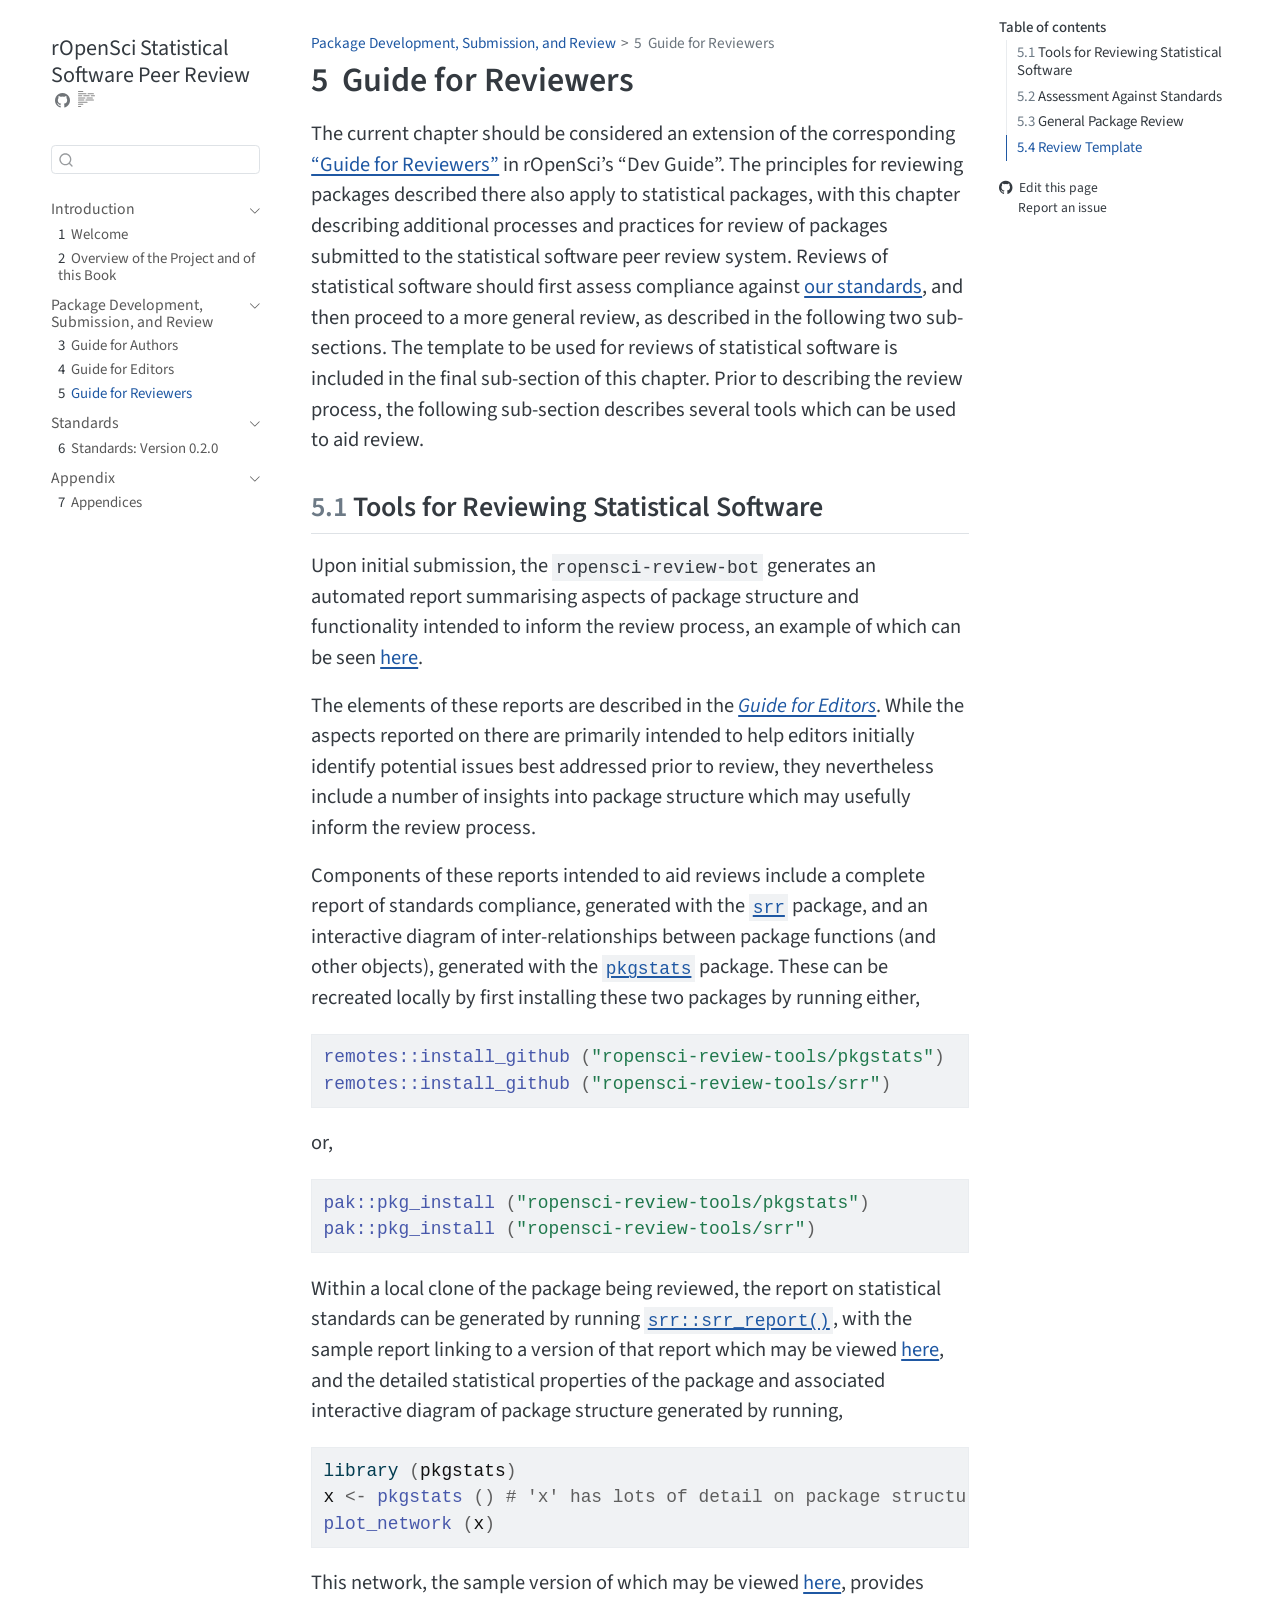
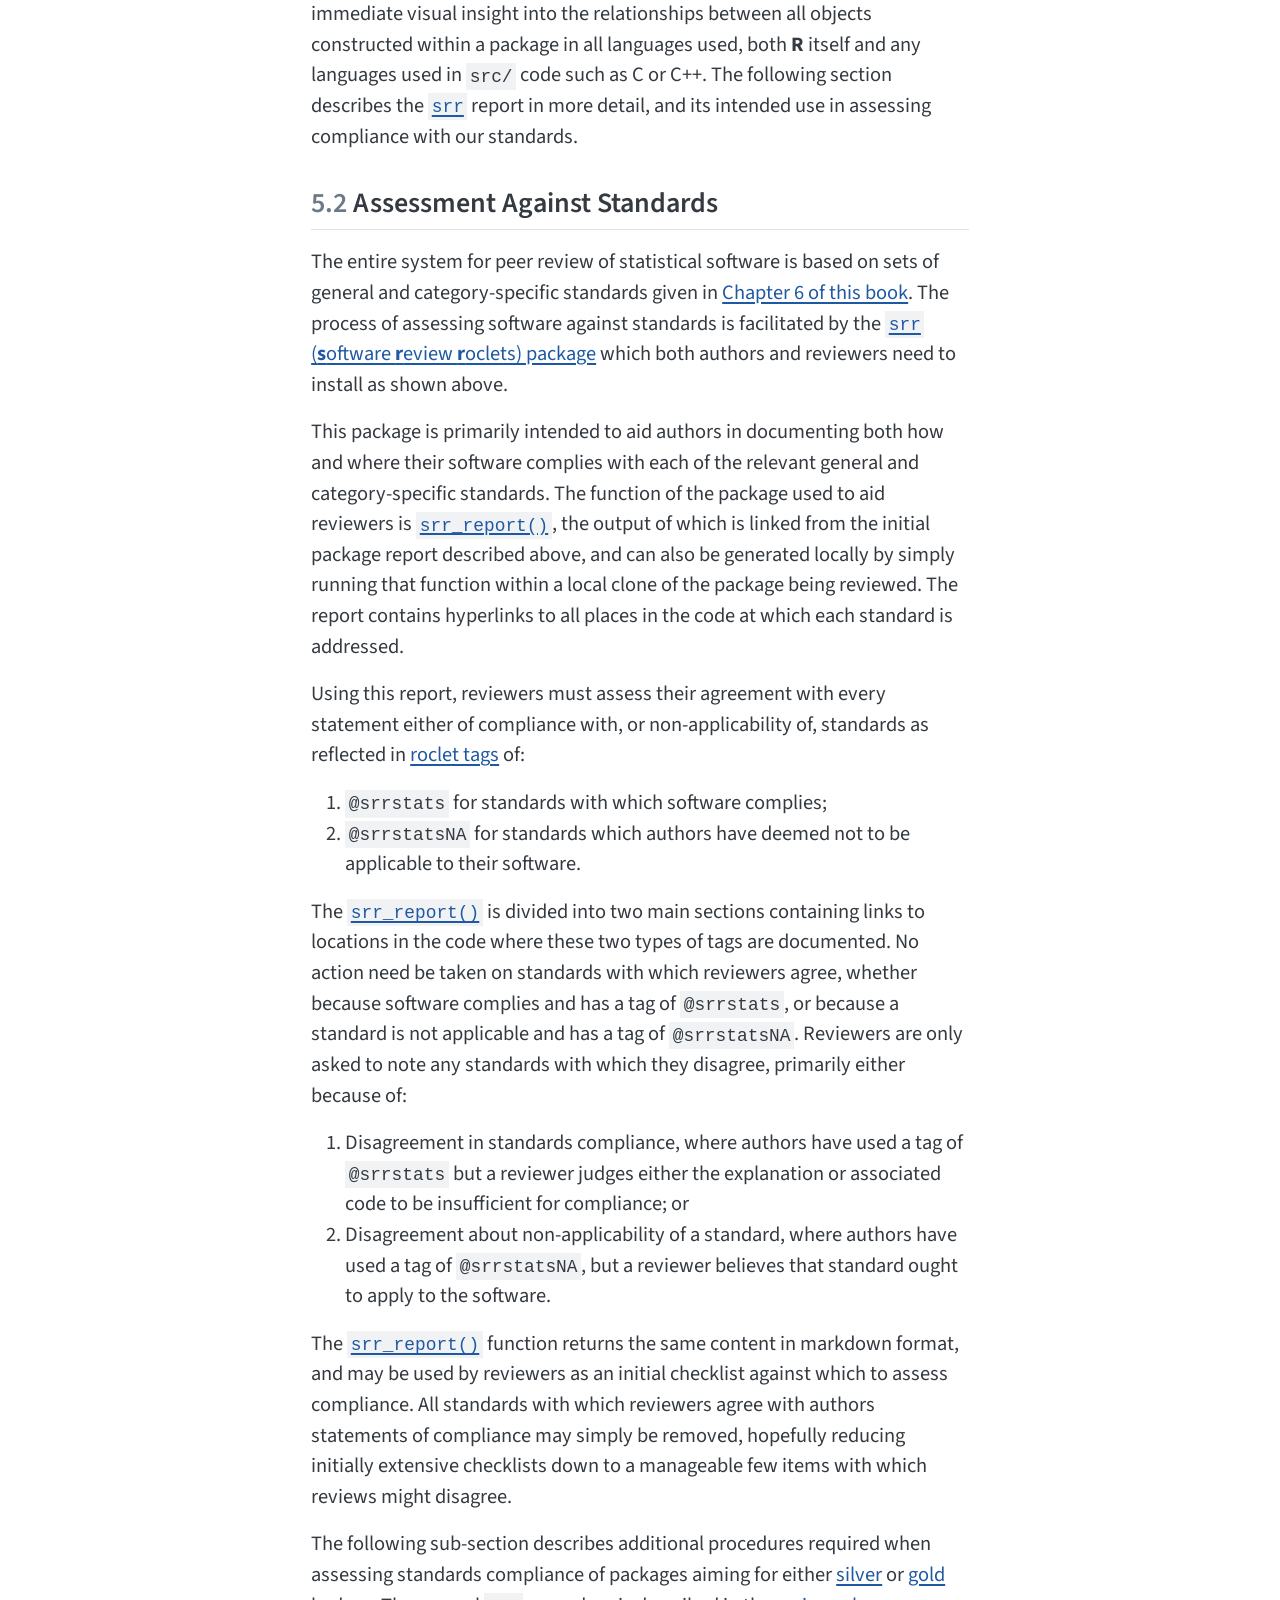
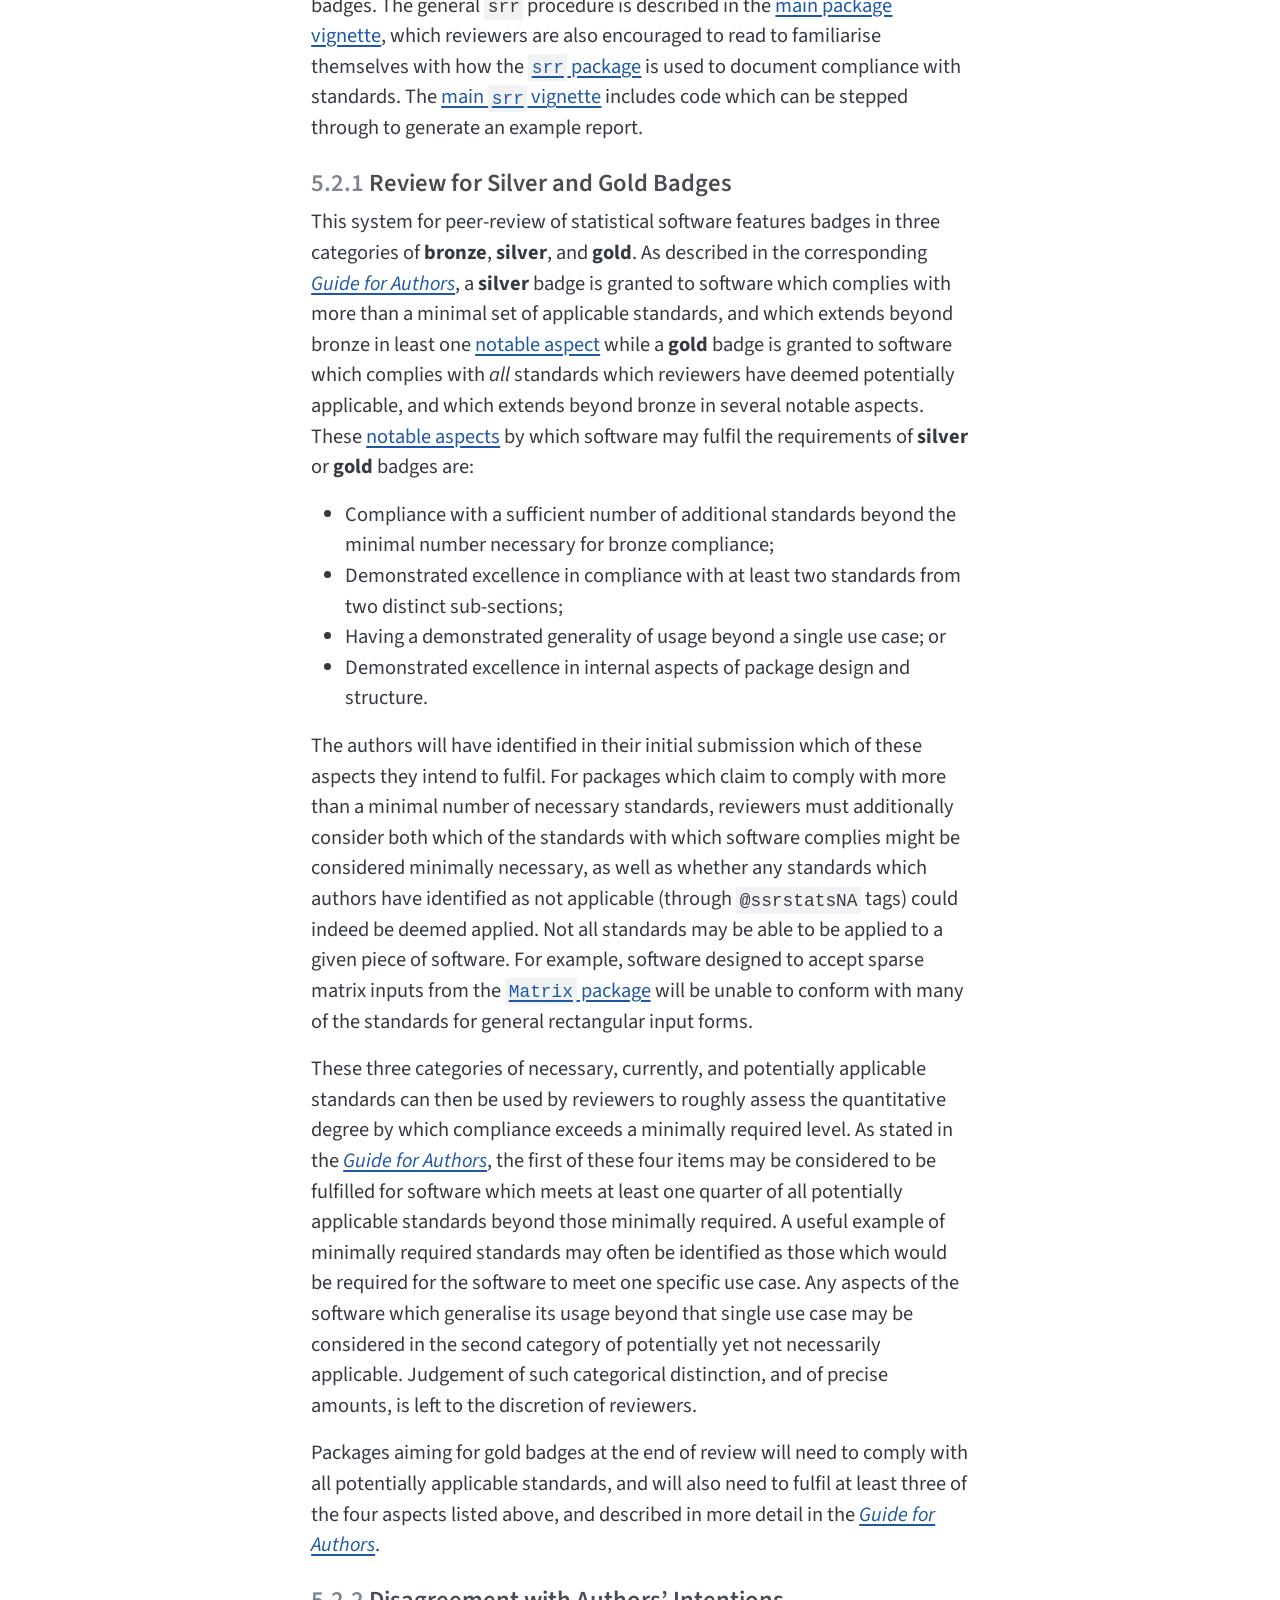
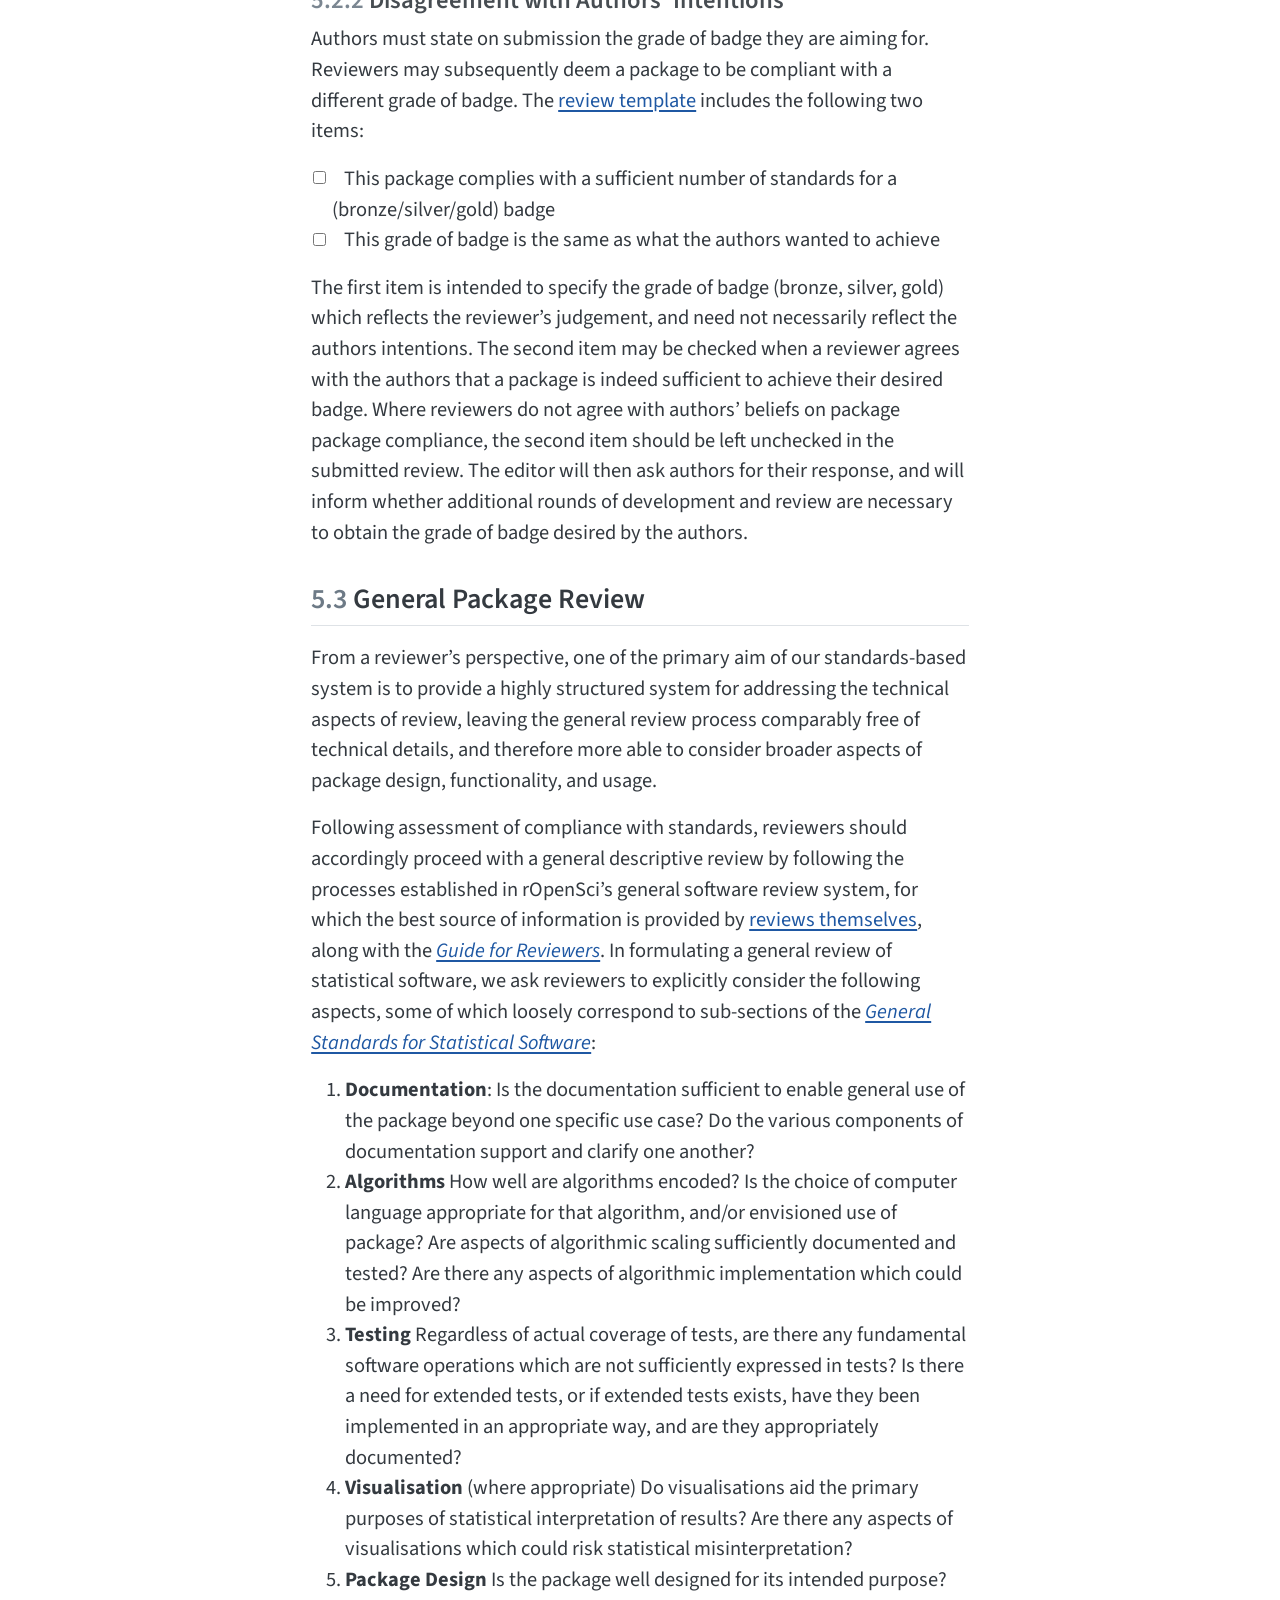
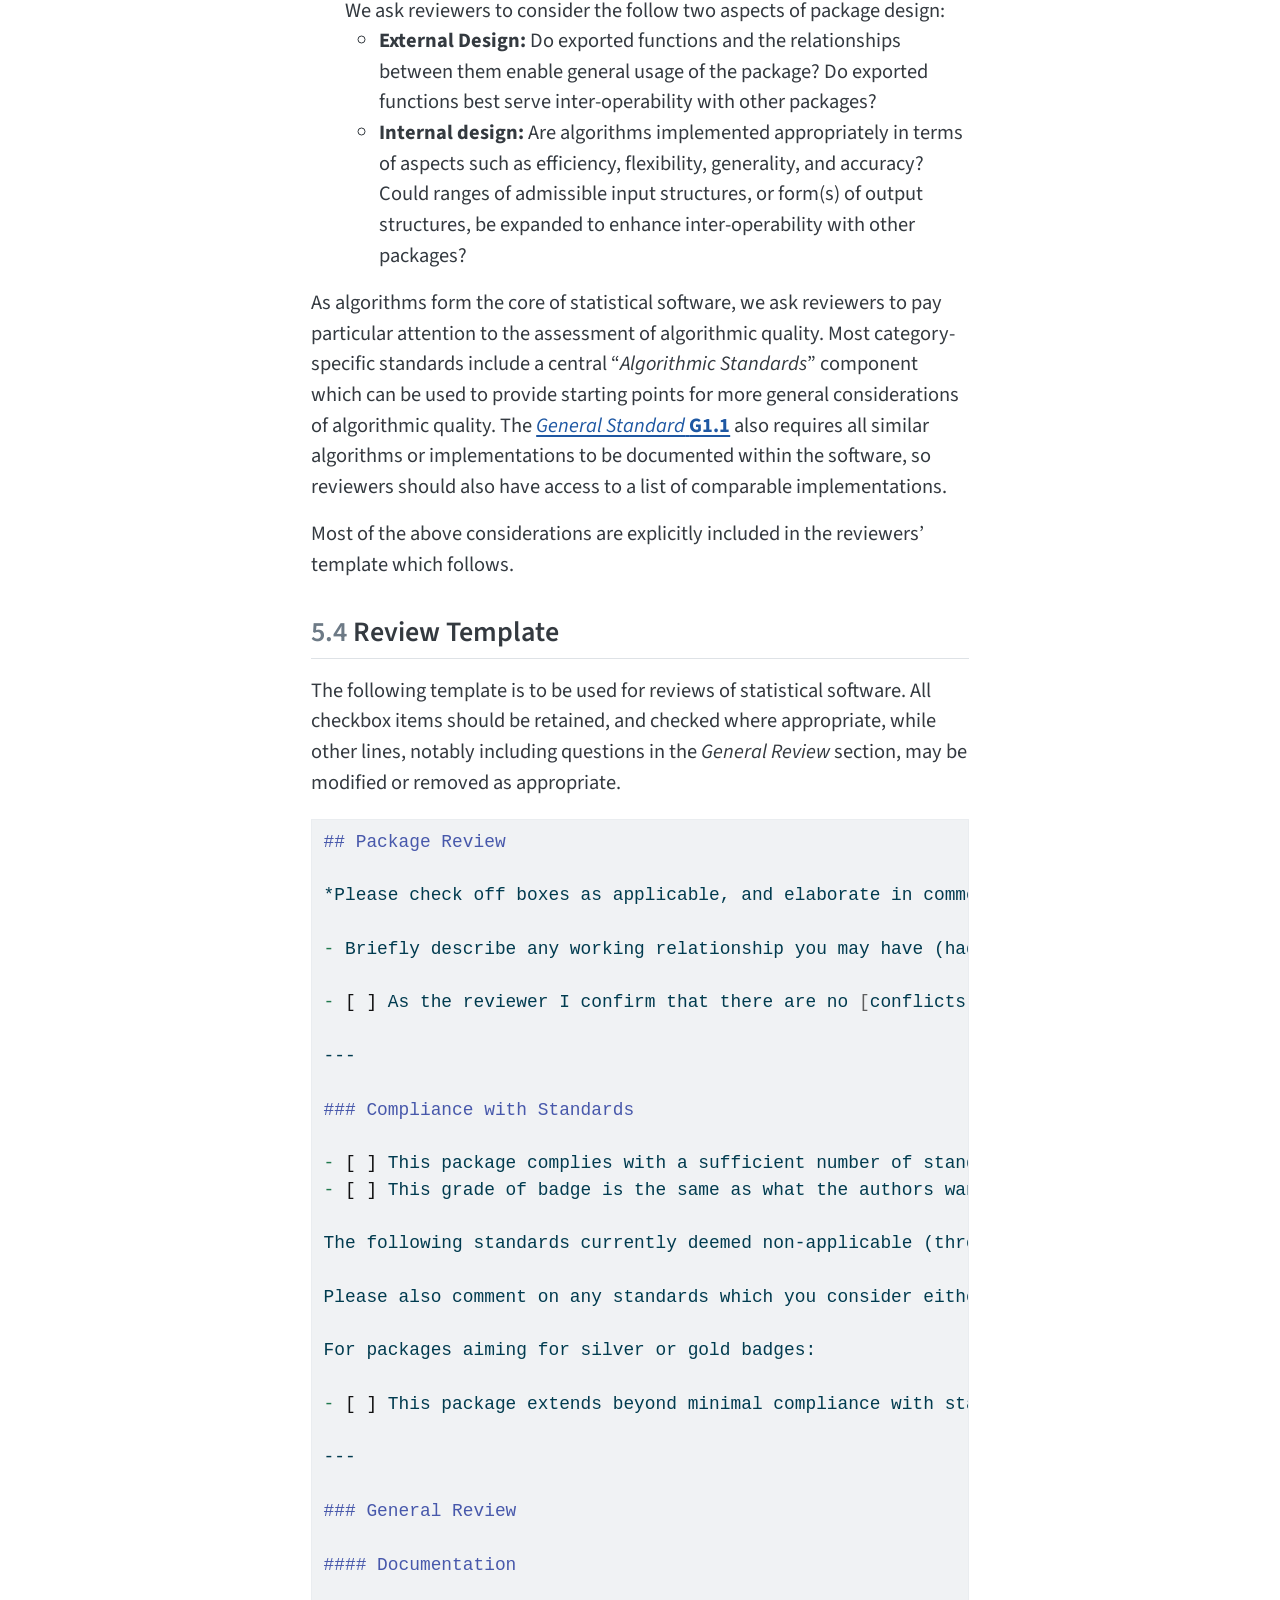
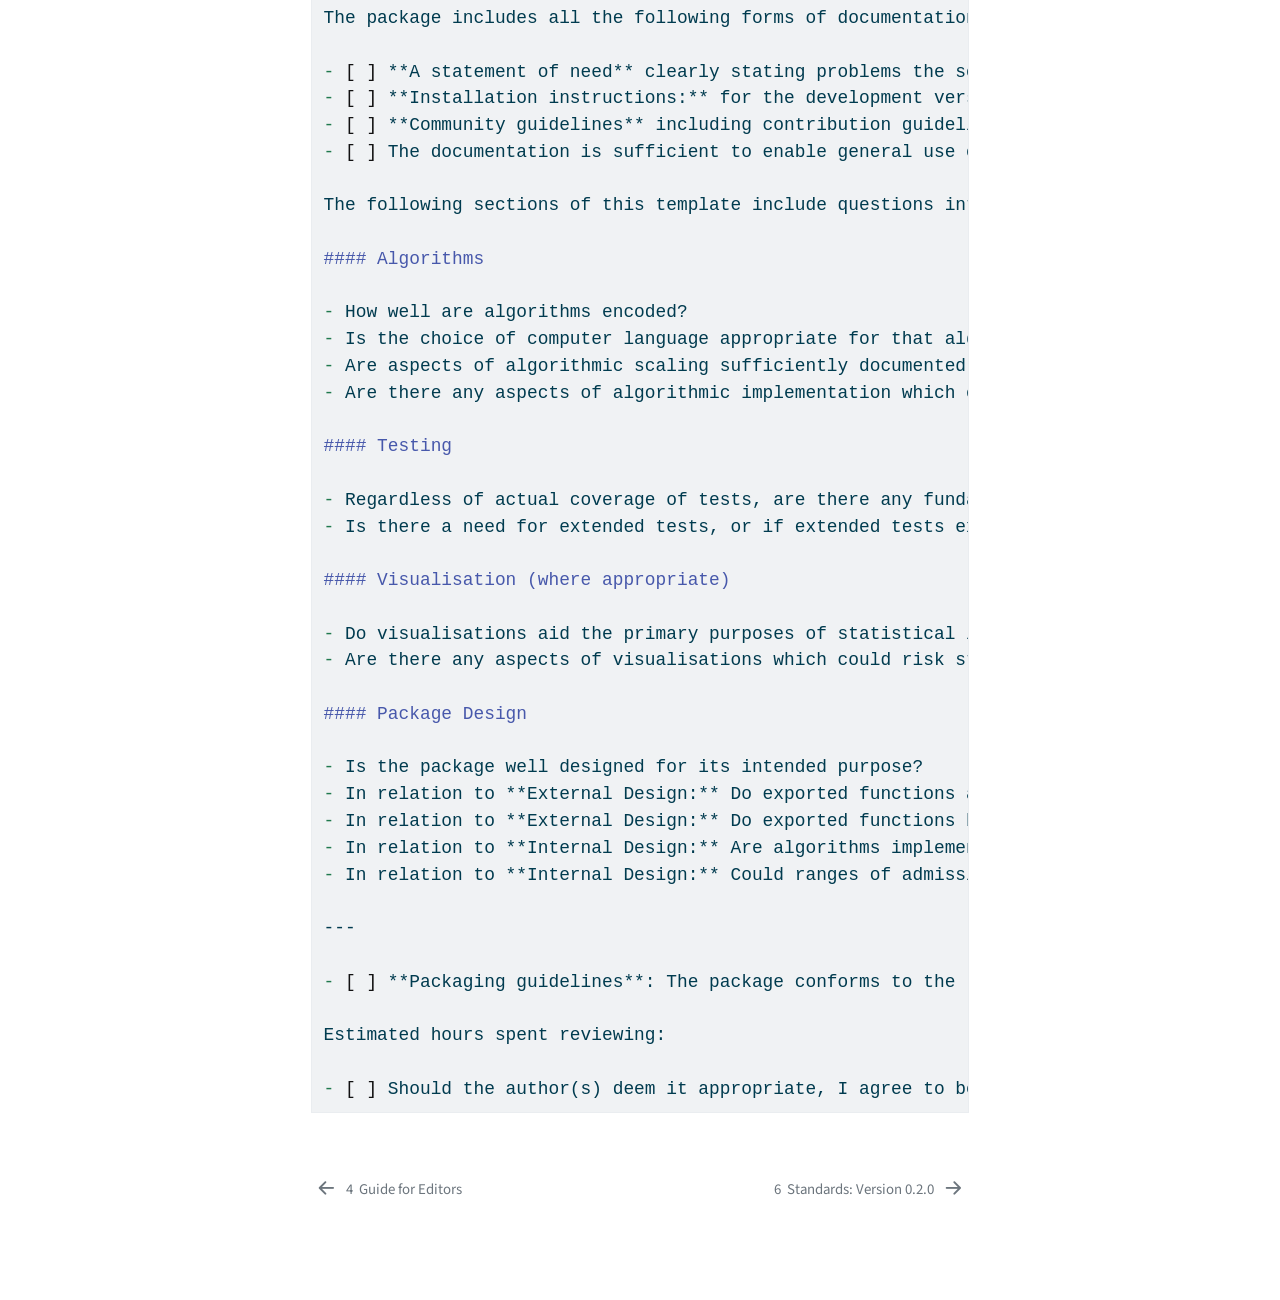
<file: pkgreview.html>
<!DOCTYPE html>
<html xmlns="http://www.w3.org/1999/xhtml" lang="en" xml:lang="en"><head>
<meta http-equiv="Content-Type" content="text/html; charset=UTF-8">
<meta charset="utf-8">
<meta name="generator" content="quarto-1.9.38">
<meta name="viewport" content="width=device-width, initial-scale=1.0, user-scalable=yes">
<meta name="description" content="Documentation of rOpenSci’s project on expanding software peer review to include statistical software.">
<title>5&nbsp; Guide for Reviewers – rOpenSci Statistical Software Peer Review</title>
<style>
/* Default styles provided by pandoc.
** See https://pandoc.org/MANUAL.html#variables-for-html for config info.
*/
code{white-space: pre-wrap;}
span.smallcaps{font-variant: small-caps;}
div.columns{display: flex; gap: min(4vw, 1.5em);}
div.column{flex: auto; overflow-x: auto;}
div.hanging-indent{margin-left: 1.5em; text-indent: -1.5em;}
ul.task-list{list-style: none;}
ul.task-list li input[type="checkbox"] {
  width: 0.8em;
  margin: 0 0.8em 0.2em -1em; /* quarto-specific, see https://github.com/quarto-dev/quarto-cli/issues/4556 */ 
  vertical-align: middle;
}
/* CSS for syntax highlighting */
html { -webkit-text-size-adjust: 100%; }
pre > code.sourceCode { white-space: pre; position: relative; }
pre > code.sourceCode > span { display: inline-block; line-height: 1.25; }
pre > code.sourceCode > span:empty { height: 1.2em; }
.sourceCode { overflow: visible; }
code.sourceCode > span { color: inherit; text-decoration: inherit; }
div.sourceCode { margin: 1em 0; }
pre.sourceCode { margin: 0; }
@media screen {
div.sourceCode { overflow: auto; }
}
@media print {
pre > code.sourceCode { white-space: pre-wrap; }
pre > code.sourceCode > span { text-indent: -5em; padding-left: 5em; }
}
pre.numberSource code
  { counter-reset: source-line 0; }
pre.numberSource code > span
  { position: relative; left: -4em; counter-increment: source-line; }
pre.numberSource code > span > a:first-child::before
  { content: counter(source-line);
    position: relative; left: -1em; text-align: right; vertical-align: baseline;
    border: none; display: inline-block;
    -webkit-touch-callout: none; -webkit-user-select: none;
    -khtml-user-select: none; -moz-user-select: none;
    -ms-user-select: none; user-select: none;
    padding: 0 4px; width: 4em;
  }
pre.numberSource { margin-left: 3em;  padding-left: 4px; }
div.sourceCode
  {   }
@media screen {
pre > code.sourceCode > span > a:first-child::before { text-decoration: underline; }
}
</style>

<script src="site_libs/quarto-nav/quarto-nav.js"></script>
<script src="site_libs/quarto-nav/headroom.min.js"></script>
<script src="site_libs/clipboard/clipboard.min.js"></script>
<script src="site_libs/quarto-search/autocomplete.umd.js"></script>
<script src="site_libs/quarto-search/fuse.min.js"></script>
<script src="site_libs/quarto-search/quarto-search.js"></script>
<meta name="quarto:offset" content="./">
<link href="./standards.html" rel="next">
<link href="./pkgsubmission.html" rel="prev">
<script src="site_libs/quarto-html/quarto.js" type="module"></script>
<script src="site_libs/quarto-html/tabsets/tabsets.js" type="module"></script>
<script src="site_libs/quarto-html/popper.min.js"></script>
<script src="site_libs/quarto-html/tippy.umd.min.js"></script>
<script src="site_libs/quarto-html/anchor.min.js"></script>
<link href="site_libs/quarto-html/tippy.css" rel="stylesheet">
<link href="site_libs/quarto-html/quarto-syntax-highlighting-15634bcf2e68342d4ad2dfa704d543f6.css" rel="stylesheet" id="quarto-text-highlighting-styles">
<script src="site_libs/bootstrap/bootstrap.min.js"></script>
<link href="site_libs/bootstrap/bootstrap-icons.css" rel="stylesheet">
<link href="site_libs/bootstrap/bootstrap-7d84767512b1512ee2942de7bad5ed0b.min.css" rel="stylesheet" append-hash="true" id="quarto-bootstrap" data-mode="light"><script id="quarto-search-options" type="application/json">{
  "location": "sidebar",
  "copy-button": false,
  "collapse-after": 3,
  "panel-placement": "start",
  "type": "textbox",
  "limit": 50,
  "keyboard-shortcut": [
    "f",
    "/",
    "s"
  ],
  "show-item-context": false,
  "language": {
    "search-no-results-text": "No results",
    "search-matching-documents-text": "matching documents",
    "search-copy-link-title": "Copy link to search",
    "search-hide-matches-text": "Hide additional matches",
    "search-more-match-text": "more match in this document",
    "search-more-matches-text": "more matches in this document",
    "search-clear-button-title": "Clear",
    "search-text-placeholder": "",
    "search-detached-cancel-button-title": "Cancel",
    "search-submit-button-title": "Submit",
    "search-label": "Search"
  }
}</script>
</head>
<body class="nav-sidebar floating quarto-light">

<div id="quarto-search-results"></div>
  <header id="quarto-header" class="headroom fixed-top"><nav class="quarto-secondary-nav"><div class="container-fluid d-flex">
      <button type="button" class="quarto-btn-toggle btn" data-bs-toggle="collapse" role="button" data-bs-target=".quarto-sidebar-collapse-item" aria-controls="quarto-sidebar" aria-expanded="false" aria-label="Toggle sidebar navigation" onclick="if (window.quartoToggleHeadroom) { window.quartoToggleHeadroom(); }">
        <i class="bi bi-layout-text-sidebar-reverse"></i>
      </button>
        <nav class="quarto-page-breadcrumbs" aria-label="breadcrumb"><ol class="breadcrumb"><li class="breadcrumb-item"><a href="./pkgdev.html">Package Development, Submission, and Review</a></li><li class="breadcrumb-item"><a href="./pkgreview.html"><span class="chapter-number">5</span>&nbsp; <span class="chapter-title">Guide for Reviewers</span></a></li></ol></nav>
        <a class="flex-grow-1" role="navigation" data-bs-toggle="collapse" data-bs-target=".quarto-sidebar-collapse-item" aria-controls="quarto-sidebar" aria-expanded="false" aria-label="Toggle sidebar navigation" onclick="if (window.quartoToggleHeadroom) { window.quartoToggleHeadroom(); }">      
        </a>
      <button type="button" class="btn quarto-search-button" aria-label="Search" onclick="window.quartoOpenSearch();">
        <i class="bi bi-search"></i>
      </button>
    </div>
  </nav></header><!-- content --><div id="quarto-content" class="quarto-container page-columns page-rows-contents page-layout-article">
<!-- sidebar -->
  <nav id="quarto-sidebar" class="sidebar collapse collapse-horizontal quarto-sidebar-collapse-item sidebar-navigation floating overflow-auto"><div class="pt-lg-2 mt-2 text-left sidebar-header">
    <div class="sidebar-title mb-0 py-0">
      <a href="./">rOpenSci Statistical Software Peer Review</a> 
        <div class="sidebar-tools-main">
    <a href="https://github.com/ropensci/statistical-software-review-book" title="Source Code" class="quarto-navigation-tool px-1" aria-label="Source Code"><i class="bi bi-github"></i></a>
  <a href="" class="quarto-reader-toggle quarto-navigation-tool px-1" onclick="window.quartoToggleReader(); return false;" title="Toggle reader mode">
  <div class="quarto-reader-toggle-btn">
  <i class="bi"></i>
  </div>
</a>
</div>
    </div>
      </div>
        <div class="mt-2 flex-shrink-0 align-items-center">
        <div class="sidebar-search">
        <div id="quarto-search" class="" title="Search"></div>
        </div>
        </div>
    <div class="sidebar-menu-container"> 
    <ul class="list-unstyled mt-1">
<li class="sidebar-item sidebar-item-section">
      <div class="sidebar-item-container"> 
            <a class="sidebar-item-text sidebar-link text-start" data-bs-toggle="collapse" data-bs-target="#quarto-sidebar-section-1" role="navigation" aria-expanded="true">
 <span class="menu-text">Introduction</span></a>
          <a class="sidebar-item-toggle text-start" data-bs-toggle="collapse" data-bs-target="#quarto-sidebar-section-1" role="navigation" aria-expanded="true" aria-label="Toggle section">
            <i class="bi bi-chevron-right ms-2"></i>
          </a> 
      </div>
      <ul id="quarto-sidebar-section-1" class="collapse list-unstyled sidebar-section depth1 show">
<li class="sidebar-item">
  <div class="sidebar-item-container"> 
  <a href="./index.html" class="sidebar-item-text sidebar-link">
 <span class="menu-text"><span class="chapter-number">1</span>&nbsp; <span class="chapter-title">Welcome</span></span></a>
  </div>
</li>
          <li class="sidebar-item">
  <div class="sidebar-item-container"> 
  <a href="./overview.html" class="sidebar-item-text sidebar-link">
 <span class="menu-text"><span class="chapter-number">2</span>&nbsp; <span class="chapter-title">Overview of the Project and of this Book</span></span></a>
  </div>
</li>
      </ul>
</li>
        <li class="sidebar-item sidebar-item-section">
      <div class="sidebar-item-container"> 
            <a class="sidebar-item-text sidebar-link text-start" data-bs-toggle="collapse" data-bs-target="#quarto-sidebar-section-2" role="navigation" aria-expanded="true">
 <span class="menu-text">Package Development, Submission, and Review</span></a>
          <a class="sidebar-item-toggle text-start" data-bs-toggle="collapse" data-bs-target="#quarto-sidebar-section-2" role="navigation" aria-expanded="true" aria-label="Toggle section">
            <i class="bi bi-chevron-right ms-2"></i>
          </a> 
      </div>
      <ul id="quarto-sidebar-section-2" class="collapse list-unstyled sidebar-section depth1 show">
<li class="sidebar-item">
  <div class="sidebar-item-container"> 
  <a href="./pkgdev.html" class="sidebar-item-text sidebar-link">
 <span class="menu-text"><span class="chapter-number">3</span>&nbsp; <span class="chapter-title">Guide for Authors</span></span></a>
  </div>
</li>
          <li class="sidebar-item">
  <div class="sidebar-item-container"> 
  <a href="./pkgsubmission.html" class="sidebar-item-text sidebar-link">
 <span class="menu-text"><span class="chapter-number">4</span>&nbsp; <span class="chapter-title">Guide for Editors</span></span></a>
  </div>
</li>
          <li class="sidebar-item">
  <div class="sidebar-item-container"> 
  <a href="./pkgreview.html" class="sidebar-item-text sidebar-link active">
 <span class="menu-text"><span class="chapter-number">5</span>&nbsp; <span class="chapter-title">Guide for Reviewers</span></span></a>
  </div>
</li>
      </ul>
</li>
        <li class="sidebar-item sidebar-item-section">
      <div class="sidebar-item-container"> 
            <a class="sidebar-item-text sidebar-link text-start" data-bs-toggle="collapse" data-bs-target="#quarto-sidebar-section-3" role="navigation" aria-expanded="true">
 <span class="menu-text">Standards</span></a>
          <a class="sidebar-item-toggle text-start" data-bs-toggle="collapse" data-bs-target="#quarto-sidebar-section-3" role="navigation" aria-expanded="true" aria-label="Toggle section">
            <i class="bi bi-chevron-right ms-2"></i>
          </a> 
      </div>
      <ul id="quarto-sidebar-section-3" class="collapse list-unstyled sidebar-section depth1 show">
<li class="sidebar-item">
  <div class="sidebar-item-container"> 
  <a href="./standards.html" class="sidebar-item-text sidebar-link">
 <span class="menu-text"><span class="chapter-number">6</span>&nbsp; <span class="chapter-title">Standards: Version 0.2.0</span></span></a>
  </div>
</li>
      </ul>
</li>
        <li class="sidebar-item sidebar-item-section">
      <div class="sidebar-item-container"> 
            <a class="sidebar-item-text sidebar-link text-start" data-bs-toggle="collapse" data-bs-target="#quarto-sidebar-section-4" role="navigation" aria-expanded="true">
 <span class="menu-text">Appendix</span></a>
          <a class="sidebar-item-toggle text-start" data-bs-toggle="collapse" data-bs-target="#quarto-sidebar-section-4" role="navigation" aria-expanded="true" aria-label="Toggle section">
            <i class="bi bi-chevron-right ms-2"></i>
          </a> 
      </div>
      <ul id="quarto-sidebar-section-4" class="collapse list-unstyled sidebar-section depth1 show">
<li class="sidebar-item">
  <div class="sidebar-item-container"> 
  <a href="./appendix.html" class="sidebar-item-text sidebar-link">
 <span class="menu-text"><span class="chapter-number">7</span>&nbsp; <span class="chapter-title">Appendices</span></span></a>
  </div>
</li>
      </ul>
</li>
    </ul>
</div>
</nav><div id="quarto-sidebar-glass" class="quarto-sidebar-collapse-item" data-bs-toggle="collapse" data-bs-target=".quarto-sidebar-collapse-item"></div>
<!-- margin-sidebar -->
    <div id="quarto-margin-sidebar" class="sidebar margin-sidebar">
        <nav id="TOC" role="doc-toc" class="toc-active"><h2 id="toc-title">Table of contents</h2>
   
  <ul>
<li><a href="#tools-for-reviewing-statistical-software" id="toc-tools-for-reviewing-statistical-software" class="nav-link active" data-scroll-target="#tools-for-reviewing-statistical-software"><span class="header-section-number">5.1</span> Tools for Reviewing Statistical Software</a></li>
  <li>
<a href="#assessment-against-standards" id="toc-assessment-against-standards" class="nav-link" data-scroll-target="#assessment-against-standards"><span class="header-section-number">5.2</span> Assessment Against Standards</a>
  <ul class="collapse">
<li><a href="#review-for-silver-and-gold-badges" id="toc-review-for-silver-and-gold-badges" class="nav-link" data-scroll-target="#review-for-silver-and-gold-badges"><span class="header-section-number">5.2.1</span> Review for Silver and Gold Badges</a></li>
  <li><a href="#disagreement-with-authors-intentions" id="toc-disagreement-with-authors-intentions" class="nav-link" data-scroll-target="#disagreement-with-authors-intentions"><span class="header-section-number">5.2.2</span> Disagreement with Authors’ Intentions</a></li>
  </ul>
</li>
  <li><a href="#general-package-review" id="toc-general-package-review" class="nav-link" data-scroll-target="#general-package-review"><span class="header-section-number">5.3</span> General Package Review</a></li>
  <li><a href="#pkgrev-template" id="toc-pkgrev-template" class="nav-link" data-scroll-target="#pkgrev-template"><span class="header-section-number">5.4</span> Review Template</a></li>
  </ul><div class="toc-actions"><ul><li><a href="https://github.com/ropensci/statistical-software-review-book/edit/main/pkgreview.Rmd" class="toc-action"><i class="bi bi-github"></i>Edit this page</a></li><li><a href="https://github.com/ropensci/statistical-software-review-book/issues/new" class="toc-action"><i class="bi empty"></i>Report an issue</a></li></ul></div></nav>
    </div>
<!-- main -->
<main class="content" id="quarto-document-content"><header id="title-block-header" class="quarto-title-block default"><nav class="quarto-page-breadcrumbs quarto-title-breadcrumbs d-none d-lg-block" aria-label="breadcrumb"><ol class="breadcrumb"><li class="breadcrumb-item"><a href="./pkgdev.html">Package Development, Submission, and Review</a></li><li class="breadcrumb-item"><a href="./pkgreview.html"><span class="chapter-number">5</span>&nbsp; <span class="chapter-title">Guide for Reviewers</span></a></li></ol></nav><div class="quarto-title">
<h1 class="title"><span id="pkgreview" class="quarto-section-identifier"><span class="chapter-number">5</span>&nbsp; <span class="chapter-title">Guide for Reviewers</span></span></h1>
</div>



<div class="quarto-title-meta">

    
  
    
  </div>
  


</header><p>The current chapter should be considered an extension of the corresponding <a href="https://devguide.ropensci.org/reviewerguide.html">“Guide for Reviewers”</a> in rOpenSci’s “Dev Guide”. The principles for reviewing packages described there also apply to statistical packages, with this chapter describing additional processes and practices for review of packages submitted to the statistical software peer review system. Reviews of statistical software should first assess compliance against <a href="standards.html">our standards</a>, and then proceed to a more general review, as described in the following two sub-sections. The template to be used for reviews of statistical software is included in the final sub-section of this chapter. Prior to describing the review process, the following sub-section describes several tools which can be used to aid review.</p>
<section id="tools-for-reviewing-statistical-software" class="level2" data-number="5.1"><h2 data-number="5.1" class="anchored" data-anchor-id="tools-for-reviewing-statistical-software">
<span class="header-section-number">5.1</span> Tools for Reviewing Statistical Software</h2>
<p>Upon initial submission, the <code>ropensci-review-bot</code> generates an automated report summarising aspects of package structure and functionality intended to inform the review process, an example of which can be seen <a href="https://github.com/ropensci/statistical-software-review-book/blob/main/scripts/pkgcheck-ex.md">here</a>.</p>
<p>The elements of these reports are described in the <a href="pkgsubmission.html#pkgsub-handling-editor"><em>Guide for Editors</em></a>. While the aspects reported on there are primarily intended to help editors initially identify potential issues best addressed prior to review, they nevertheless include a number of insights into package structure which may usefully inform the review process.</p>
<p>Components of these reports intended to aid reviews include a complete report of standards compliance, generated with the <a href="https://github.com/ropensci-review-tools/srr"><code>srr</code></a> package, and an interactive diagram of inter-relationships between package functions (and other objects), generated with the <a href="https://github.com/ropensci-review-tools/pkgstats"><code>pkgstats</code></a> package. These can be recreated locally by first installing these two packages by running either,</p>
<div class="cell">
<div class="code-copy-outer-scaffold"><div class="sourceCode" id="cb1"><pre class="downlit sourceCode r code-with-copy"><code class="sourceCode R"><span><span class="fu">remotes</span><span class="fu">::</span><span class="fu">install_github</span> <span class="op">(</span><span class="st">"ropensci-review-tools/pkgstats"</span><span class="op">)</span></span>
<span><span class="fu">remotes</span><span class="fu">::</span><span class="fu">install_github</span> <span class="op">(</span><span class="st">"ropensci-review-tools/srr"</span><span class="op">)</span></span></code></pre></div><button title="Copy to Clipboard" class="code-copy-button"><i class="bi"></i></button></div>
</div>
<p>or,</p>
<div class="cell">
<div class="code-copy-outer-scaffold"><div class="sourceCode" id="cb2"><pre class="downlit sourceCode r code-with-copy"><code class="sourceCode R"><span><span class="fu">pak</span><span class="fu">::</span><span class="fu"><a href="https://pak.r-lib.org/reference/pkg_install.html">pkg_install</a></span> <span class="op">(</span><span class="st">"ropensci-review-tools/pkgstats"</span><span class="op">)</span></span>
<span><span class="fu">pak</span><span class="fu">::</span><span class="fu"><a href="https://pak.r-lib.org/reference/pkg_install.html">pkg_install</a></span> <span class="op">(</span><span class="st">"ropensci-review-tools/srr"</span><span class="op">)</span></span></code></pre></div><button title="Copy to Clipboard" class="code-copy-button"><i class="bi"></i></button></div>
</div>
<p>Within a local clone of the package being reviewed, the report on statistical standards can be generated by running <a href="https://ropensci-review-tools.github.io/srr/reference/srr_report.html"><code>srr::srr_report()</code></a>, with the sample report linking to a version of that report which may be viewed <a href="https://ropensci-review-tools.github.io/roreviewapi/static/demo_srr77dfe392.html">here</a>, and the detailed statistical properties of the package and associated interactive diagram of package structure generated by running,</p>
<div class="cell">
<div class="code-copy-outer-scaffold"><div class="sourceCode" id="cb3"><pre class="downlit sourceCode r code-with-copy"><code class="sourceCode R"><span><span class="kw"><a href="https://rdrr.io/r/base/library.html">library</a></span> <span class="op">(</span><span class="va"><a href="https://docs.ropensci.org/pkgstats/">pkgstats</a></span><span class="op">)</span></span>
<span><span class="va">x</span> <span class="op">&lt;-</span> <span class="fu">pkgstats</span> <span class="op">(</span><span class="op">)</span> <span class="co"># 'x' has lots of detail on package structure</span></span>
<span><span class="fu">plot_network</span> <span class="op">(</span><span class="va">x</span><span class="op">)</span></span></code></pre></div><button title="Copy to Clipboard" class="code-copy-button"><i class="bi"></i></button></div>
</div>
<p>This network, the sample version of which may be viewed <a href="https://ropensci-review-tools.github.io/roreviewapi/static/demo_pkgstats77dfe392.html">here</a>, provides immediate visual insight into the relationships between all objects constructed within a package in all languages used, both <strong>R</strong> itself and any languages used in <code>src/</code> code such as C or C++. The following section describes the <a href="https://github.com/ropensci-review-tools/srr"><code>srr</code></a> report in more detail, and its intended use in assessing compliance with our standards.</p>
</section><section id="assessment-against-standards" class="level2" data-number="5.2"><h2 data-number="5.2" class="anchored" data-anchor-id="assessment-against-standards">
<span class="header-section-number">5.2</span> Assessment Against Standards</h2>
<p>The entire system for peer review of statistical software is based on sets of general and category-specific standards given in <a href="standards.html">Chapter 6 of this book</a>. The process of assessing software against standards is facilitated by the <a href="https://github.com/ropensci-review-tools/srr"><code>srr</code> (<strong>s</strong>oftware <strong>r</strong>eview <strong>r</strong>oclets) package</a> which both authors and reviewers need to install as shown above.</p>
<p>This package is primarily intended to aid authors in documenting both how and where their software complies with each of the relevant general and category-specific standards. The function of the package used to aid reviewers is <a href="https://ropensci-review-tools.github.io/srr/reference/srr_report.html"><code>srr_report()</code></a>, the output of which is linked from the initial package report described above, and can also be generated locally by simply running that function within a local clone of the package being reviewed. The report contains hyperlinks to all places in the code at which each standard is addressed.</p>
<p>Using this report, reviewers must assess their agreement with every statement either of compliance with, or non-applicability of, standards as reflected in <a href="https://ropensci-review-tools.github.io/srr/articles/srr-stats.html#3-roxygen2-tags">roclet tags</a> of:</p>
<ol type="1">
<li>
<code>@srrstats</code> for standards with which software complies;</li>
<li>
<code>@srrstatsNA</code> for standards which authors have deemed not to be applicable to their software.</li>
</ol>
<p>The <a href="https://ropensci-review-tools.github.io/srr/reference/srr_report.html"><code>srr_report()</code></a> is divided into two main sections containing links to locations in the code where these two types of tags are documented. No action need be taken on standards with which reviewers agree, whether because software complies and has a tag of <code>@srrstats</code>, or because a standard is not applicable and has a tag of <code>@srrstatsNA</code>. Reviewers are only asked to note any standards with which they disagree, primarily either because of:</p>
<ol type="1">
<li>Disagreement in standards compliance, where authors have used a tag of <code>@srrstats</code> but a reviewer judges either the explanation or associated code to be insufficient for compliance; or</li>
<li>Disagreement about non-applicability of a standard, where authors have used a tag of <code>@srrstatsNA</code>, but a reviewer believes that standard ought to apply to the software.</li>
</ol>
<p>The <a href="https://ropensci-review-tools.github.io/srr/reference/srr_report.html"><code>srr_report()</code></a> function returns the same content in markdown format, and may be used by reviewers as an initial checklist against which to assess compliance. All standards with which reviewers agree with authors statements of compliance may simply be removed, hopefully reducing initially extensive checklists down to a manageable few items with which reviews might disagree.</p>
<p>The following sub-section describes additional procedures required when assessing standards compliance of packages aiming for either <a href="pkgdev.html#pkgdev-silver">silver</a> or <a href="pkgdev.html#pkgdev-gold">gold</a> badges. The general <code>srr</code> procedure is described in the <a href="https://ropensci-review-tools.github.io/srr/articles/srr-stats.html">main package vignette</a>, which reviewers are also encouraged to read to familiarise themselves with how the <a href="https://ropensci-review-tools.github.io/srr"><code>srr</code> package</a> is used to document compliance with standards. The <a href="https://ropensci-review-tools.github.io/srr/articles/srr-stats.html">main <code>srr</code> vignette</a> includes code which can be stepped through to generate an example report.</p>
<section id="review-for-silver-and-gold-badges" class="level3" data-number="5.2.1"><h3 data-number="5.2.1" class="anchored" data-anchor-id="review-for-silver-and-gold-badges">
<span class="header-section-number">5.2.1</span> Review for Silver and Gold Badges</h3>
<p>This system for peer-review of statistical software features badges in three categories of <strong>bronze</strong>, <strong>silver</strong>, and <strong>gold</strong>. As described in the corresponding <a href="pkgdev.html#pkgdev-badges"><em>Guide for Authors</em></a>, a <strong>silver</strong> badge is granted to software which complies with more than a minimal set of applicable standards, and which extends beyond bronze in least one <a href="pkgdev.html#pkgdev-silver">notable aspect</a> while a <strong>gold</strong> badge is granted to software which complies with <em>all</em> standards which reviewers have deemed potentially applicable, and which extends beyond bronze in several notable aspects. These <a href="pkgdev.html#pkgdev-gold">notable aspects</a> by which software may fulfil the requirements of <strong>silver</strong> or <strong>gold</strong> badges are:</p>
<ul>
<li>Compliance with a sufficient number of additional standards beyond the minimal number necessary for bronze compliance;</li>
<li>Demonstrated excellence in compliance with at least two standards from two distinct sub-sections;</li>
<li>Having a demonstrated generality of usage beyond a single use case; or</li>
<li>Demonstrated excellence in internal aspects of package design and structure.</li>
</ul>
<p>The authors will have identified in their initial submission which of these aspects they intend to fulfil. For packages which claim to comply with more than a minimal number of necessary standards, reviewers must additionally consider both which of the standards with which software complies might be considered minimally necessary, as well as whether any standards which authors have identified as not applicable (through <code>@ssrstatsNA</code> tags) could indeed be deemed applied. Not all standards may be able to be applied to a given piece of software. For example, software designed to accept sparse matrix inputs from the <a href="https://cran.r-project.org/web/packages/Matrix/index.html"><code>Matrix</code> package</a> will be unable to conform with many of the standards for general rectangular input forms.</p>
<p>These three categories of necessary, currently, and potentially applicable standards can then be used by reviewers to roughly assess the quantitative degree by which compliance exceeds a minimally required level. As stated in the <a href="pkgdev.html#pkgdev-silver"><em>Guide for Authors</em></a>, the first of these four items may be considered to be fulfilled for software which meets at least one quarter of all potentially applicable standards beyond those minimally required. A useful example of minimally required standards may often be identified as those which would be required for the software to meet one specific use case. Any aspects of the software which generalise its usage beyond that single use case may be considered in the second category of potentially yet not necessarily applicable. Judgement of such categorical distinction, and of precise amounts, is left to the discretion of reviewers.</p>
<p>Packages aiming for gold badges at the end of review will need to comply with all potentially applicable standards, and will also need to fulfil at least three of the four aspects listed above, and described in more detail in the <a href="pkgdev.html#pkgdev-silver"><em>Guide for Authors</em></a>.</p>
</section><section id="disagreement-with-authors-intentions" class="level3" data-number="5.2.2"><h3 data-number="5.2.2" class="anchored" data-anchor-id="disagreement-with-authors-intentions">
<span class="header-section-number">5.2.2</span> Disagreement with Authors’ Intentions</h3>
<p>Authors must state on submission the grade of badge they are aiming for. Reviewers may subsequently deem a package to be compliant with a different grade of badge. The <a href="#pkgrev-template">review template</a> includes the following two items:</p>
<ul class="task-list">
<li><label><input type="checkbox">This package complies with a sufficient number of standards for a (bronze/silver/gold) badge</label></li>
<li><label><input type="checkbox">This grade of badge is the same as what the authors wanted to achieve</label></li>
</ul>
<p>The first item is intended to specify the grade of badge (bronze, silver, gold) which reflects the reviewer’s judgement, and need not necessarily reflect the authors intentions. The second item may be checked when a reviewer agrees with the authors that a package is indeed sufficient to achieve their desired badge. Where reviewers do not agree with authors’ beliefs on package package compliance, the second item should be left unchecked in the submitted review. The editor will then ask authors for their response, and will inform whether additional rounds of development and review are necessary to obtain the grade of badge desired by the authors.</p>
</section></section><section id="general-package-review" class="level2" data-number="5.3"><h2 data-number="5.3" class="anchored" data-anchor-id="general-package-review">
<span class="header-section-number">5.3</span> General Package Review</h2>
<p>From a reviewer’s perspective, one of the primary aim of our standards-based system is to provide a highly structured system for addressing the technical aspects of review, leaving the general review process comparably free of technical details, and therefore more able to consider broader aspects of package design, functionality, and usage.</p>
<p>Following assessment of compliance with standards, reviewers should accordingly proceed with a general descriptive review by following the processes established in rOpenSci’s general software review system, for which the best source of information is provided by <a href="https://github.com/ropensci/software-review/issues">reviews themselves</a>, along with the <a href="https://devguide.ropensci.org/reviewerguide.html"><em>Guide for Reviewers</em></a>. In formulating a general review of statistical software, we ask reviewers to explicitly consider the following aspects, some of which loosely correspond to sub-sections of the <a href="#general-standards"><em>General Standards for Statistical Software</em></a>:</p>
<ol type="1">
<li>
<strong>Documentation</strong>: Is the documentation sufficient to enable general use of the package beyond one specific use case? Do the various components of documentation support and clarify one another?</li>
<li>
<strong>Algorithms</strong> How well are algorithms encoded? Is the choice of computer language appropriate for that algorithm, and/or envisioned use of package? Are aspects of algorithmic scaling sufficiently documented and tested? Are there any aspects of algorithmic implementation which could be improved?</li>
<li>
<strong>Testing</strong> Regardless of actual coverage of tests, are there any fundamental software operations which are not sufficiently expressed in tests? Is there a need for extended tests, or if extended tests exists, have they been implemented in an appropriate way, and are they appropriately documented?</li>
<li>
<strong>Visualisation</strong> (where appropriate) Do visualisations aid the primary purposes of statistical interpretation of results? Are there any aspects of visualisations which could risk statistical misinterpretation?</li>
<li>
<strong>Package Design</strong> Is the package well designed for its intended purpose? We ask reviewers to consider the follow two aspects of package design:
<ul>
<li>
<strong>External Design:</strong> Do exported functions and the relationships between them enable general usage of the package? Do exported functions best serve inter-operability with other packages?</li>
<li>
<strong>Internal design:</strong> Are algorithms implemented appropriately in terms of aspects such as efficiency, flexibility, generality, and accuracy? Could ranges of admissible input structures, or form(s) of output structures, be expanded to enhance inter-operability with other packages?</li>
</ul>
</li>
</ol>
<p>As algorithms form the core of statistical software, we ask reviewers to pay particular attention to the assessment of algorithmic quality. Most category-specific standards include a central “<em>Algorithmic Standards</em>” component which can be used to provide starting points for more general considerations of algorithmic quality. The <a href="#general-standards"><em>General Standard</em> <strong>G1.1</strong></a> also requires all similar algorithms or implementations to be documented within the software, so reviewers should also have access to a list of comparable implementations.</p>
<p>Most of the above considerations are explicitly included in the reviewers’ template which follows.</p>
</section><section id="pkgrev-template" class="level2" data-number="5.4"><h2 data-number="5.4" class="anchored" data-anchor-id="pkgrev-template">
<span class="header-section-number">5.4</span> Review Template</h2>
<p>The following template is to be used for reviews of statistical software. All checkbox items should be retained, and checked where appropriate, while other lines, notably including questions in the <em>General Review</em> section, may be modified or removed as appropriate.</p>
<div class="code-copy-outer-scaffold"><div class="sourceCode" id="cb4"><pre class="sourceCode markdown code-with-copy"><code class="sourceCode markdown"><span id="cb4-1"><a href="#cb4-1" aria-hidden="true" tabindex="-1"></a><span class="fu">## Package Review</span></span>
<span id="cb4-2"><a href="#cb4-2" aria-hidden="true" tabindex="-1"></a></span>
<span id="cb4-3"><a href="#cb4-3" aria-hidden="true" tabindex="-1"></a>*Please check off boxes as applicable, and elaborate in comments below.  Your review is not limited to these topics, as described in the reviewer guide*</span>
<span id="cb4-4"><a href="#cb4-4" aria-hidden="true" tabindex="-1"></a></span>
<span id="cb4-5"><a href="#cb4-5" aria-hidden="true" tabindex="-1"></a><span class="ss">- </span>Briefly describe any working relationship you may have (had) with the package authors (or otherwise remove this statement)</span>
<span id="cb4-6"><a href="#cb4-6" aria-hidden="true" tabindex="-1"></a></span>
<span id="cb4-7"><a href="#cb4-7" aria-hidden="true" tabindex="-1"></a><span class="ss">- </span><span class="va">[ ]</span> As the reviewer I confirm that there are no <span class="co">[</span><span class="ot">conflicts of interest</span><span class="co">](https://devguide.ropensci.org/policies.html#coi)</span> for me to review this work (If you are unsure whether you are in conflict, please speak to your editor _before_ starting your review).</span>
<span id="cb4-8"><a href="#cb4-8" aria-hidden="true" tabindex="-1"></a></span>
<span id="cb4-9"><a href="#cb4-9" aria-hidden="true" tabindex="-1"></a>---</span>
<span id="cb4-10"><a href="#cb4-10" aria-hidden="true" tabindex="-1"></a></span>
<span id="cb4-11"><a href="#cb4-11" aria-hidden="true" tabindex="-1"></a><span class="fu">### Compliance with Standards</span></span>
<span id="cb4-12"><a href="#cb4-12" aria-hidden="true" tabindex="-1"></a></span>
<span id="cb4-13"><a href="#cb4-13" aria-hidden="true" tabindex="-1"></a><span class="ss">- </span><span class="va">[ ]</span> This package complies with a sufficient number of standards for a (bronze/silver/gold) badge</span>
<span id="cb4-14"><a href="#cb4-14" aria-hidden="true" tabindex="-1"></a><span class="ss">- </span><span class="va">[ ]</span> This grade of badge is the same as what the authors wanted to achieve</span>
<span id="cb4-15"><a href="#cb4-15" aria-hidden="true" tabindex="-1"></a></span>
<span id="cb4-16"><a href="#cb4-16" aria-hidden="true" tabindex="-1"></a>The following standards currently deemed non-applicable (through tags of <span class="in">`@srrstatsNA`</span>) could potentially be applied to future versions of this software: (Please specify)</span>
<span id="cb4-17"><a href="#cb4-17" aria-hidden="true" tabindex="-1"></a></span>
<span id="cb4-18"><a href="#cb4-18" aria-hidden="true" tabindex="-1"></a>Please also comment on any standards which you consider either particularly well, or insufficiently, documented.</span>
<span id="cb4-19"><a href="#cb4-19" aria-hidden="true" tabindex="-1"></a></span>
<span id="cb4-20"><a href="#cb4-20" aria-hidden="true" tabindex="-1"></a>For packages aiming for silver or gold badges:</span>
<span id="cb4-21"><a href="#cb4-21" aria-hidden="true" tabindex="-1"></a></span>
<span id="cb4-22"><a href="#cb4-22" aria-hidden="true" tabindex="-1"></a><span class="ss">- </span><span class="va">[ ]</span> This package extends beyond minimal compliance with standards in the following ways: (please describe)</span>
<span id="cb4-23"><a href="#cb4-23" aria-hidden="true" tabindex="-1"></a></span>
<span id="cb4-24"><a href="#cb4-24" aria-hidden="true" tabindex="-1"></a>---</span>
<span id="cb4-25"><a href="#cb4-25" aria-hidden="true" tabindex="-1"></a></span>
<span id="cb4-26"><a href="#cb4-26" aria-hidden="true" tabindex="-1"></a><span class="fu">### General Review</span></span>
<span id="cb4-27"><a href="#cb4-27" aria-hidden="true" tabindex="-1"></a></span>
<span id="cb4-28"><a href="#cb4-28" aria-hidden="true" tabindex="-1"></a><span class="fu">#### Documentation</span></span>
<span id="cb4-29"><a href="#cb4-29" aria-hidden="true" tabindex="-1"></a></span>
<span id="cb4-30"><a href="#cb4-30" aria-hidden="true" tabindex="-1"></a>The package includes all the following forms of documentation:</span>
<span id="cb4-31"><a href="#cb4-31" aria-hidden="true" tabindex="-1"></a></span>
<span id="cb4-32"><a href="#cb4-32" aria-hidden="true" tabindex="-1"></a><span class="ss">- </span><span class="va">[ ]</span> **A statement of need** clearly stating problems the software is designed to solve and its target audience in README</span>
<span id="cb4-33"><a href="#cb4-33" aria-hidden="true" tabindex="-1"></a><span class="ss">- </span><span class="va">[ ]</span> **Installation instructions:** for the development version of package and any non-standard dependencies in README</span>
<span id="cb4-34"><a href="#cb4-34" aria-hidden="true" tabindex="-1"></a><span class="ss">- </span><span class="va">[ ]</span> **Community guidelines** including contribution guidelines in the README or CONTRIBUTING</span>
<span id="cb4-35"><a href="#cb4-35" aria-hidden="true" tabindex="-1"></a><span class="ss">- </span><span class="va">[ ]</span> The documentation is sufficient to enable general use of the package beyond one specific use case</span>
<span id="cb4-36"><a href="#cb4-36" aria-hidden="true" tabindex="-1"></a></span>
<span id="cb4-37"><a href="#cb4-37" aria-hidden="true" tabindex="-1"></a>The following sections of this template include questions intended to be used as guides to provide general, descriptive responses. Please remove this, and any subsequent lines that are not relevant or necessary for your final review.</span>
<span id="cb4-38"><a href="#cb4-38" aria-hidden="true" tabindex="-1"></a></span>
<span id="cb4-39"><a href="#cb4-39" aria-hidden="true" tabindex="-1"></a><span class="fu">#### Algorithms</span></span>
<span id="cb4-40"><a href="#cb4-40" aria-hidden="true" tabindex="-1"></a></span>
<span id="cb4-41"><a href="#cb4-41" aria-hidden="true" tabindex="-1"></a><span class="ss">- </span>How well are algorithms encoded?</span>
<span id="cb4-42"><a href="#cb4-42" aria-hidden="true" tabindex="-1"></a><span class="ss">- </span>Is the choice of computer language appropriate for that algorithm, and/or envisioned use of package?</span>
<span id="cb4-43"><a href="#cb4-43" aria-hidden="true" tabindex="-1"></a><span class="ss">- </span>Are aspects of algorithmic scaling sufficiently documented and tested?</span>
<span id="cb4-44"><a href="#cb4-44" aria-hidden="true" tabindex="-1"></a><span class="ss">- </span>Are there any aspects of algorithmic implementation which could be improved?</span>
<span id="cb4-45"><a href="#cb4-45" aria-hidden="true" tabindex="-1"></a></span>
<span id="cb4-46"><a href="#cb4-46" aria-hidden="true" tabindex="-1"></a><span class="fu">#### Testing</span></span>
<span id="cb4-47"><a href="#cb4-47" aria-hidden="true" tabindex="-1"></a></span>
<span id="cb4-48"><a href="#cb4-48" aria-hidden="true" tabindex="-1"></a><span class="ss">- </span>Regardless of actual coverage of tests, are there any fundamental software operations which are not sufficiently expressed in tests? </span>
<span id="cb4-49"><a href="#cb4-49" aria-hidden="true" tabindex="-1"></a><span class="ss">- </span>Is there a need for extended tests, or if extended tests exists, have they been implemented in an appropriate way, and are they appropriately documented?</span>
<span id="cb4-50"><a href="#cb4-50" aria-hidden="true" tabindex="-1"></a></span>
<span id="cb4-51"><a href="#cb4-51" aria-hidden="true" tabindex="-1"></a><span class="fu">#### Visualisation (where appropriate)</span></span>
<span id="cb4-52"><a href="#cb4-52" aria-hidden="true" tabindex="-1"></a></span>
<span id="cb4-53"><a href="#cb4-53" aria-hidden="true" tabindex="-1"></a><span class="ss">- </span>Do visualisations aid the primary purposes of statistical interpretation of results?</span>
<span id="cb4-54"><a href="#cb4-54" aria-hidden="true" tabindex="-1"></a><span class="ss">- </span>Are there any aspects of visualisations which could risk statistical misinterpretation?</span>
<span id="cb4-55"><a href="#cb4-55" aria-hidden="true" tabindex="-1"></a></span>
<span id="cb4-56"><a href="#cb4-56" aria-hidden="true" tabindex="-1"></a><span class="fu">#### Package Design</span></span>
<span id="cb4-57"><a href="#cb4-57" aria-hidden="true" tabindex="-1"></a></span>
<span id="cb4-58"><a href="#cb4-58" aria-hidden="true" tabindex="-1"></a><span class="ss">- </span>Is the package well designed for its intended purpose?</span>
<span id="cb4-59"><a href="#cb4-59" aria-hidden="true" tabindex="-1"></a><span class="ss">- </span>In relation to **External Design:** Do exported functions and the relationships between them enable general usage of the package? </span>
<span id="cb4-60"><a href="#cb4-60" aria-hidden="true" tabindex="-1"></a><span class="ss">- </span>In relation to **External Design:** Do exported functions best serve inter-operability with other packages?</span>
<span id="cb4-61"><a href="#cb4-61" aria-hidden="true" tabindex="-1"></a><span class="ss">- </span>In relation to **Internal Design:** Are algorithms implemented appropriately in terms of aspects such as efficiency, flexibility, generality, and accuracy? </span>
<span id="cb4-62"><a href="#cb4-62" aria-hidden="true" tabindex="-1"></a><span class="ss">- </span>In relation to **Internal Design:** Could ranges of admissible input structures, or form(s) of output structures, be expanded to enhance inter-operability with other packages?</span>
<span id="cb4-63"><a href="#cb4-63" aria-hidden="true" tabindex="-1"></a></span>
<span id="cb4-64"><a href="#cb4-64" aria-hidden="true" tabindex="-1"></a>---</span>
<span id="cb4-65"><a href="#cb4-65" aria-hidden="true" tabindex="-1"></a></span>
<span id="cb4-66"><a href="#cb4-66" aria-hidden="true" tabindex="-1"></a><span class="ss">- </span><span class="va">[ ]</span> **Packaging guidelines**: The package conforms to the rOpenSci packaging guidelines</span>
<span id="cb4-67"><a href="#cb4-67" aria-hidden="true" tabindex="-1"></a></span>
<span id="cb4-68"><a href="#cb4-68" aria-hidden="true" tabindex="-1"></a>Estimated hours spent reviewing:</span>
<span id="cb4-69"><a href="#cb4-69" aria-hidden="true" tabindex="-1"></a></span>
<span id="cb4-70"><a href="#cb4-70" aria-hidden="true" tabindex="-1"></a><span class="ss">- </span><span class="va">[ ]</span> Should the author(s) deem it appropriate, I agree to be acknowledged as a package reviewer ("rev" role) in the package DESCRIPTION file.</span></code></pre></div><button title="Copy to Clipboard" class="code-copy-button"><i class="bi"></i></button></div>


</section></main><!-- /main --><script id="quarto-html-after-body" type="application/javascript">
  window.document.addEventListener("DOMContentLoaded", function (event) {
    const icon = "";
    const anchorJS = new window.AnchorJS();
    anchorJS.options = {
      placement: 'right',
      icon: icon
    };
    anchorJS.add('.anchored');
    const isCodeAnnotation = (el) => {
      for (const clz of el.classList) {
        if (clz.startsWith('code-annotation-')) {                     
          return true;
        }
      }
      return false;
    }
    const onCopySuccess = function(e) {
      // button target
      const button = e.trigger;
      // don't keep focus
      button.blur();
      // flash "checked"
      button.classList.add('code-copy-button-checked');
      var currentTitle = button.getAttribute("title");
      button.setAttribute("title", "Copied!");
      let tooltip;
      if (window.bootstrap) {
        button.setAttribute("data-bs-toggle", "tooltip");
        button.setAttribute("data-bs-placement", "left");
        button.setAttribute("data-bs-title", "Copied!");
        tooltip = new bootstrap.Tooltip(button, 
          { trigger: "manual", 
            customClass: "code-copy-button-tooltip",
            offset: [0, -8]});
        tooltip.show();    
      }
      setTimeout(function() {
        if (tooltip) {
          tooltip.hide();
          button.removeAttribute("data-bs-title");
          button.removeAttribute("data-bs-toggle");
          button.removeAttribute("data-bs-placement");
        }
        button.setAttribute("title", currentTitle);
        button.classList.remove('code-copy-button-checked');
      }, 1000);
      // clear code selection
      e.clearSelection();
    }
    const getTextToCopy = function(trigger) {
      const outerScaffold = trigger.parentElement.cloneNode(true);
      const codeEl = outerScaffold.querySelector('code');
      for (const childEl of codeEl.children) {
        if (isCodeAnnotation(childEl)) {
          childEl.remove();
        }
      }
      return codeEl.innerText;
    }
    const clipboard = new window.ClipboardJS('.code-copy-button:not([data-in-quarto-modal])', {
      text: getTextToCopy
    });
    clipboard.on('success', onCopySuccess);
    if (window.document.getElementById('quarto-embedded-source-code-modal')) {
      const clipboardModal = new window.ClipboardJS('.code-copy-button[data-in-quarto-modal]', {
        text: getTextToCopy,
        container: window.document.getElementById('quarto-embedded-source-code-modal')
      });
      clipboardModal.on('success', onCopySuccess);
    }
      var localhostRegex = new RegExp(/^(?:http|https):\/\/localhost\:?[0-9]*\//);
      var mailtoRegex = new RegExp(/^mailto:/);
        var filterRegex = new RegExp("https:\/\/stats-devguide\.ropensci\.org\/");
      var isInternal = (href) => {
          return filterRegex.test(href) || localhostRegex.test(href) || mailtoRegex.test(href);
      }
      // Inspect non-navigation links and adorn them if external
     var links = window.document.querySelectorAll('a[href]:not(.nav-link):not(.navbar-brand):not(.toc-action):not(.sidebar-link):not(.sidebar-item-toggle):not(.pagination-link):not(.no-external):not([aria-hidden]):not(.dropdown-item):not(.quarto-navigation-tool):not(.about-link)');
      for (var i=0; i<links.length; i++) {
        const link = links[i];
        if (!isInternal(link.href)) {
          // undo the damage that might have been done by quarto-nav.js in the case of
          // links that we want to consider external
          if (link.dataset.originalHref !== undefined) {
            link.href = link.dataset.originalHref;
          }
        }
      }
    function tippyHover(el, contentFn, onTriggerFn, onUntriggerFn) {
      const config = {
        allowHTML: true,
        maxWidth: 500,
        delay: 100,
        arrow: false,
        appendTo: function(el) {
            return el.parentElement;
        },
        interactive: true,
        interactiveBorder: 10,
        theme: 'quarto',
        placement: 'bottom-start',
      };
      if (contentFn) {
        config.content = contentFn;
      }
      if (onTriggerFn) {
        config.onTrigger = onTriggerFn;
      }
      if (onUntriggerFn) {
        config.onUntrigger = onUntriggerFn;
      }
      window.tippy(el, config); 
    }
    const noterefs = window.document.querySelectorAll('a[role="doc-noteref"]');
    for (var i=0; i<noterefs.length; i++) {
      const ref = noterefs[i];
      tippyHover(ref, function() {
        // use id or data attribute instead here
        let href = ref.getAttribute('data-footnote-href') || ref.getAttribute('href');
        try { href = new URL(href).hash; } catch {}
        const id = href.replace(/^#\/?/, "");
        const note = window.document.getElementById(id);
        if (note) {
          return note.innerHTML;
        } else {
          return "";
        }
      });
    }
    const xrefs = window.document.querySelectorAll('a.quarto-xref');
    const processXRef = (id, note) => {
      // Strip column container classes
      const stripColumnClz = (el) => {
        el.classList.remove("page-full", "page-columns");
        if (el.children) {
          for (const child of el.children) {
            stripColumnClz(child);
          }
        }
      }
      stripColumnClz(note)
      if (id === null || id.startsWith('sec-')) {
        // Special case sections, only their first couple elements
        const container = document.createElement("div");
        if (note.children && note.children.length > 2) {
          container.appendChild(note.children[0].cloneNode(true));
          for (let i = 1; i < note.children.length; i++) {
            const child = note.children[i];
            if (child.tagName === "P" && child.innerText === "") {
              continue;
            } else {
              container.appendChild(child.cloneNode(true));
              break;
            }
          }
          if (window.Quarto?.typesetMath) {
            window.Quarto.typesetMath(container);
          }
          return container.innerHTML
        } else {
          if (window.Quarto?.typesetMath) {
            window.Quarto.typesetMath(note);
          }
          return note.innerHTML;
        }
      } else {
        // Remove any anchor links if they are present
        const anchorLink = note.querySelector('a.anchorjs-link');
        if (anchorLink) {
          anchorLink.remove();
        }
        if (window.Quarto?.typesetMath) {
          window.Quarto.typesetMath(note);
        }
        if (note.classList.contains("callout")) {
          return note.outerHTML;
        } else {
          return note.innerHTML;
        }
      }
    }
    for (var i=0; i<xrefs.length; i++) {
      const xref = xrefs[i];
      tippyHover(xref, undefined, function(instance) {
        instance.disable();
        let url = xref.getAttribute('href');
        let hash = undefined; 
        if (url.startsWith('#')) {
          hash = url;
        } else {
          try { hash = new URL(url).hash; } catch {}
        }
        if (hash) {
          const id = hash.replace(/^#\/?/, "");
          const note = window.document.getElementById(id);
          if (note !== null) {
            try {
              const html = processXRef(id, note.cloneNode(true));
              instance.setContent(html);
            } finally {
              instance.enable();
              instance.show();
            }
          } else {
            // See if we can fetch this
            fetch(url.split('#')[0])
            .then(res => res.text())
            .then(html => {
              const parser = new DOMParser();
              const htmlDoc = parser.parseFromString(html, "text/html");
              const note = htmlDoc.getElementById(id);
              if (note !== null) {
                const html = processXRef(id, note);
                instance.setContent(html);
              } 
            }).finally(() => {
              instance.enable();
              instance.show();
            });
          }
        } else {
          // See if we can fetch a full url (with no hash to target)
          // This is a special case and we should probably do some content thinning / targeting
          fetch(url)
          .then(res => res.text())
          .then(html => {
            const parser = new DOMParser();
            const htmlDoc = parser.parseFromString(html, "text/html");
            const note = htmlDoc.querySelector('main.content');
            if (note !== null) {
              // This should only happen for chapter cross references
              // (since there is no id in the URL)
              // remove the first header
              if (note.children.length > 0 && note.children[0].tagName === "HEADER") {
                note.children[0].remove();
              }
              const html = processXRef(null, note);
              instance.setContent(html);
            } 
          }).finally(() => {
            instance.enable();
            instance.show();
          });
        }
      }, function(instance) {
      });
    }
        let selectedAnnoteEl;
        const selectorForAnnotation = ( cell, annotation) => {
          let cellAttr = 'data-code-cell="' + cell + '"';
          let lineAttr = 'data-code-annotation="' +  annotation + '"';
          const selector = 'span[' + cellAttr + '][' + lineAttr + ']';
          return selector;
        }
        const selectCodeLines = (annoteEl) => {
          const doc = window.document;
          const targetCell = annoteEl.getAttribute("data-target-cell");
          const targetAnnotation = annoteEl.getAttribute("data-target-annotation");
          const annoteSpan = window.document.querySelector(selectorForAnnotation(targetCell, targetAnnotation));
          const lines = annoteSpan.getAttribute("data-code-lines").split(",");
          const lineIds = lines.map((line) => {
            return targetCell + "-" + line;
          })
          let top = null;
          let height = null;
          let parent = null;
          if (lineIds.length > 0) {
              //compute the position of the single el (top and bottom and make a div)
              const el = window.document.getElementById(lineIds[0]);
              top = el.offsetTop;
              height = el.offsetHeight;
              parent = el.parentElement.parentElement;
            if (lineIds.length > 1) {
              const lastEl = window.document.getElementById(lineIds[lineIds.length - 1]);
              const bottom = lastEl.offsetTop + lastEl.offsetHeight;
              height = bottom - top;
            }
            if (top !== null && height !== null && parent !== null) {
              // cook up a div (if necessary) and position it 
              let div = window.document.getElementById("code-annotation-line-highlight");
              if (div === null) {
                div = window.document.createElement("div");
                div.setAttribute("id", "code-annotation-line-highlight");
                div.style.position = 'absolute';
                parent.appendChild(div);
              }
              div.style.top = top - 2 + "px";
              div.style.height = height + 4 + "px";
              div.style.left = 0;
              let gutterDiv = window.document.getElementById("code-annotation-line-highlight-gutter");
              if (gutterDiv === null) {
                gutterDiv = window.document.createElement("div");
                gutterDiv.setAttribute("id", "code-annotation-line-highlight-gutter");
                gutterDiv.style.position = 'absolute';
                const codeCell = window.document.getElementById(targetCell);
                const gutter = codeCell.querySelector('.code-annotation-gutter');
                gutter.appendChild(gutterDiv);
              }
              gutterDiv.style.top = top - 2 + "px";
              gutterDiv.style.height = height + 4 + "px";
            }
            selectedAnnoteEl = annoteEl;
          }
        };
        const unselectCodeLines = () => {
          const elementsIds = ["code-annotation-line-highlight", "code-annotation-line-highlight-gutter"];
          elementsIds.forEach((elId) => {
            const div = window.document.getElementById(elId);
            if (div) {
              div.remove();
            }
          });
          selectedAnnoteEl = undefined;
        };
          // Handle positioning of the toggle
      window.addEventListener(
        "resize",
        throttle(() => {
          elRect = undefined;
          if (selectedAnnoteEl) {
            selectCodeLines(selectedAnnoteEl);
          }
        }, 10)
      );
      function throttle(fn, ms) {
      let throttle = false;
      let timer;
        return (...args) => {
          if(!throttle) { // first call gets through
              fn.apply(this, args);
              throttle = true;
          } else { // all the others get throttled
              if(timer) clearTimeout(timer); // cancel #2
              timer = setTimeout(() => {
                fn.apply(this, args);
                timer = throttle = false;
              }, ms);
          }
        };
      }
        // Attach click handler to the DT
        const annoteDls = window.document.querySelectorAll('dt[data-target-cell]');
        for (const annoteDlNode of annoteDls) {
          annoteDlNode.addEventListener('click', (event) => {
            const clickedEl = event.target;
            if (clickedEl !== selectedAnnoteEl) {
              unselectCodeLines();
              const activeEl = window.document.querySelector('dt[data-target-cell].code-annotation-active');
              if (activeEl) {
                activeEl.classList.remove('code-annotation-active');
              }
              selectCodeLines(clickedEl);
              clickedEl.classList.add('code-annotation-active');
            } else {
              // Unselect the line
              unselectCodeLines();
              clickedEl.classList.remove('code-annotation-active');
            }
          });
        }
    const findCites = (el) => {
      const parentEl = el.parentElement;
      if (parentEl) {
        const cites = parentEl.dataset.cites;
        if (cites) {
          return {
            el,
            cites: cites.split(' ')
          };
        } else {
          return findCites(el.parentElement)
        }
      } else {
        return undefined;
      }
    };
    var bibliorefs = window.document.querySelectorAll('a[role="doc-biblioref"]');
    for (var i=0; i<bibliorefs.length; i++) {
      const ref = bibliorefs[i];
      const citeInfo = findCites(ref);
      if (citeInfo) {
        tippyHover(citeInfo.el, function() {
          var popup = window.document.createElement('div');
          citeInfo.cites.forEach(function(cite) {
            var citeDiv = window.document.createElement('div');
            citeDiv.classList.add('hanging-indent');
            citeDiv.classList.add('csl-entry');
            var biblioDiv = window.document.getElementById('ref-' + cite);
            if (biblioDiv) {
              citeDiv.innerHTML = biblioDiv.innerHTML;
            }
            popup.appendChild(citeDiv);
          });
          return popup.innerHTML;
        });
      }
    }
  });
  </script><nav class="page-navigation"><div class="nav-page nav-page-previous">
      <a href="./pkgsubmission.html" class="pagination-link" aria-label="Guide for Editors">
        <i class="bi bi-arrow-left-short"></i> <span class="nav-page-text"><span class="chapter-number">4</span>&nbsp; <span class="chapter-title">Guide for Editors</span></span>
      </a>          
  </div>
  <div class="nav-page nav-page-next">
      <a href="./standards.html" class="pagination-link" aria-label="Standards: Version {{< var version >}}">
        <span class="nav-page-text"><span class="chapter-number">6</span>&nbsp; <span class="chapter-title">Standards: Version 0.2.0</span></span> <i class="bi bi-arrow-right-short"></i>
      </a>
  </div>
</nav>
</div> <!-- /content -->



<footer class="footer"><div class="nav-footer"><div class="nav-footer-center"><div class="toc-actions d-sm-block d-md-none"><ul><li><a href="https://github.com/ropensci/statistical-software-review-book/edit/main/pkgreview.Rmd" class="toc-action"><i class="bi bi-github"></i>Edit this page</a></li><li><a href="https://github.com/ropensci/statistical-software-review-book/issues/new" class="toc-action"><i class="bi empty"></i>Report an issue</a></li></ul></div></div></div></footer></body></html>
</file>
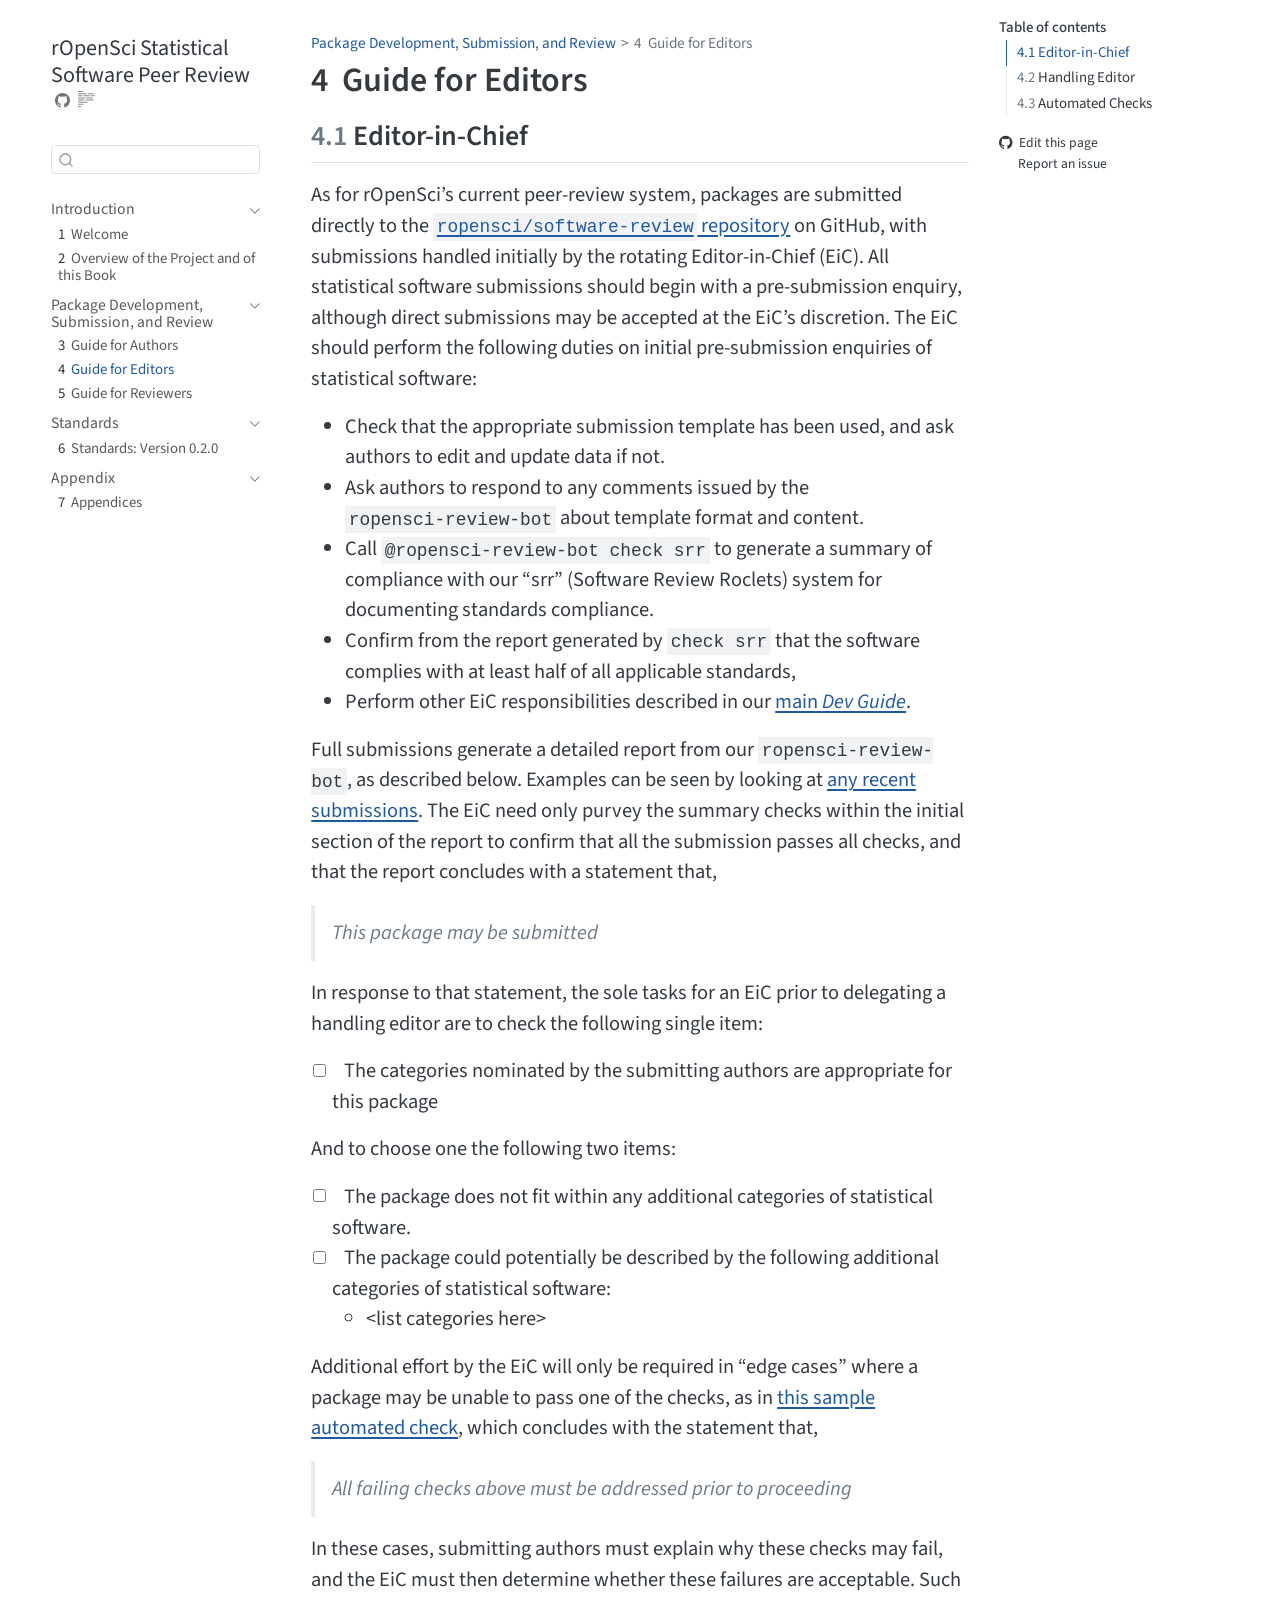
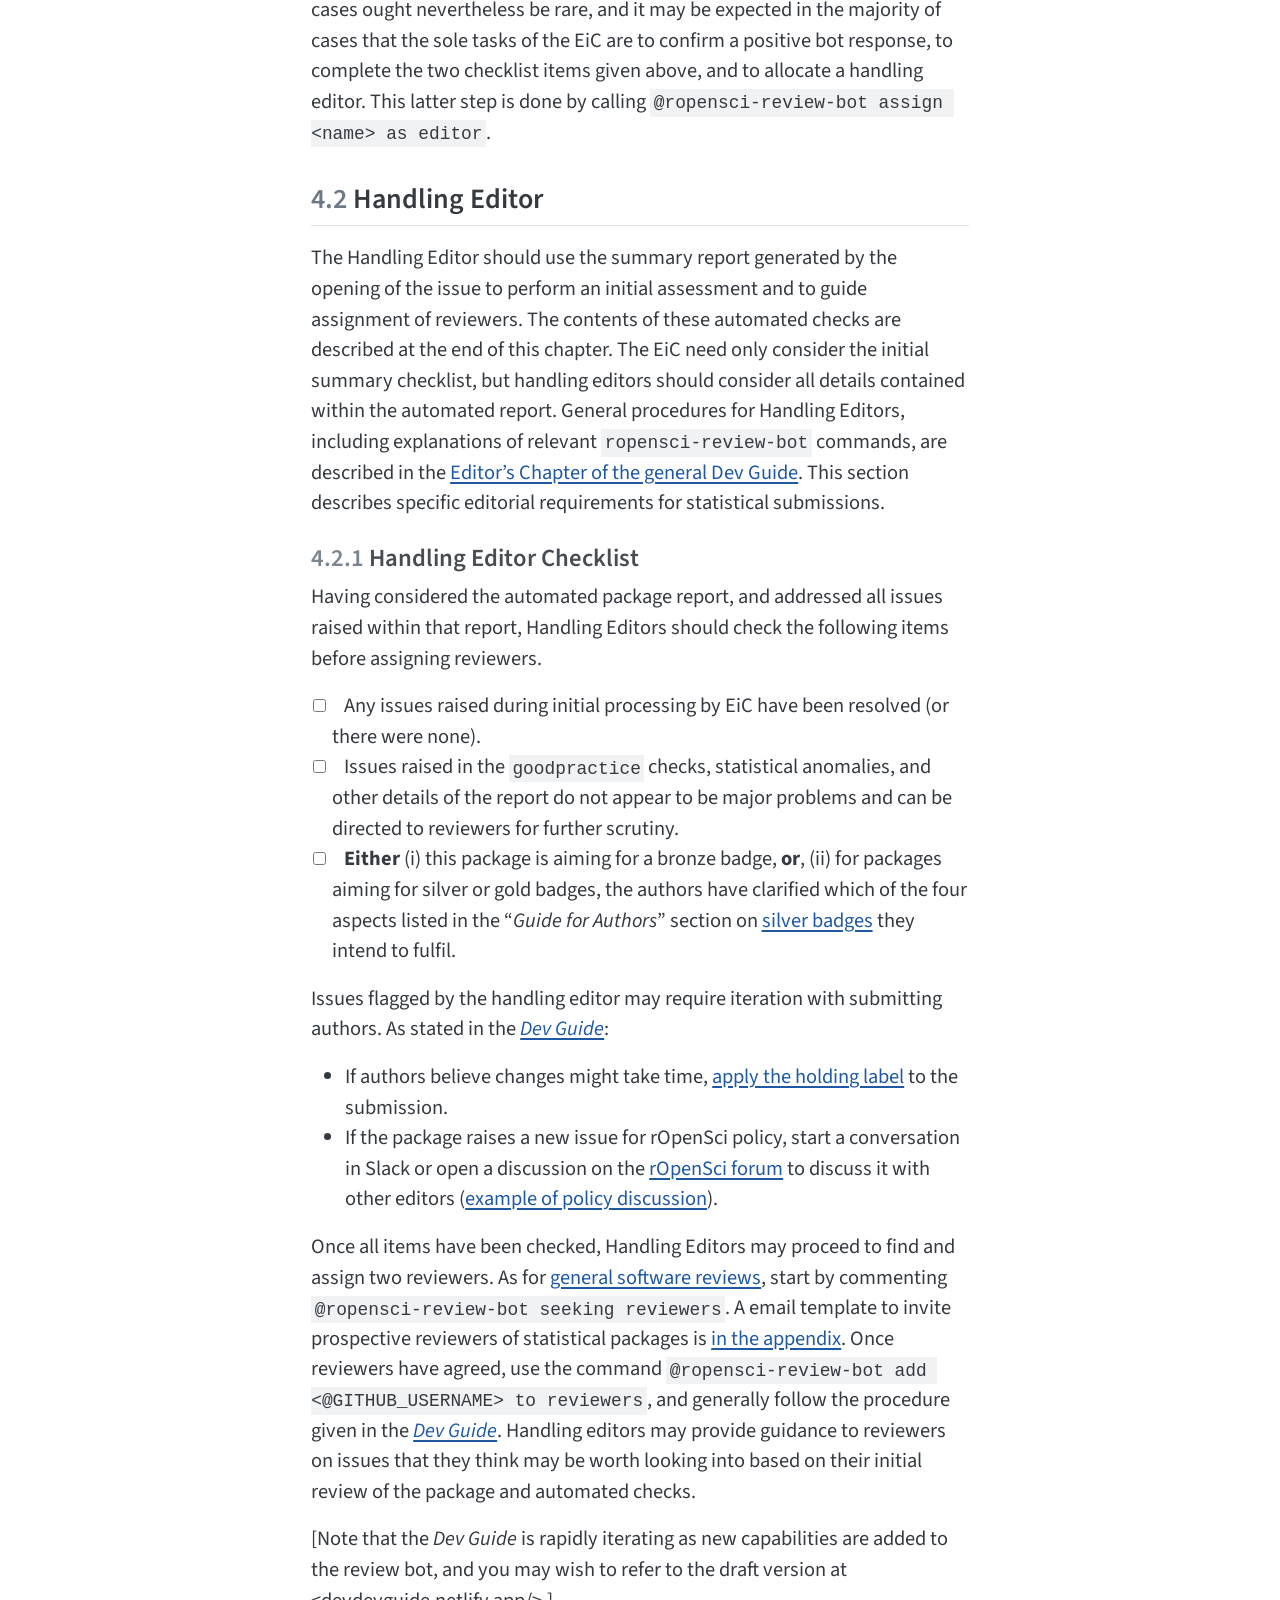
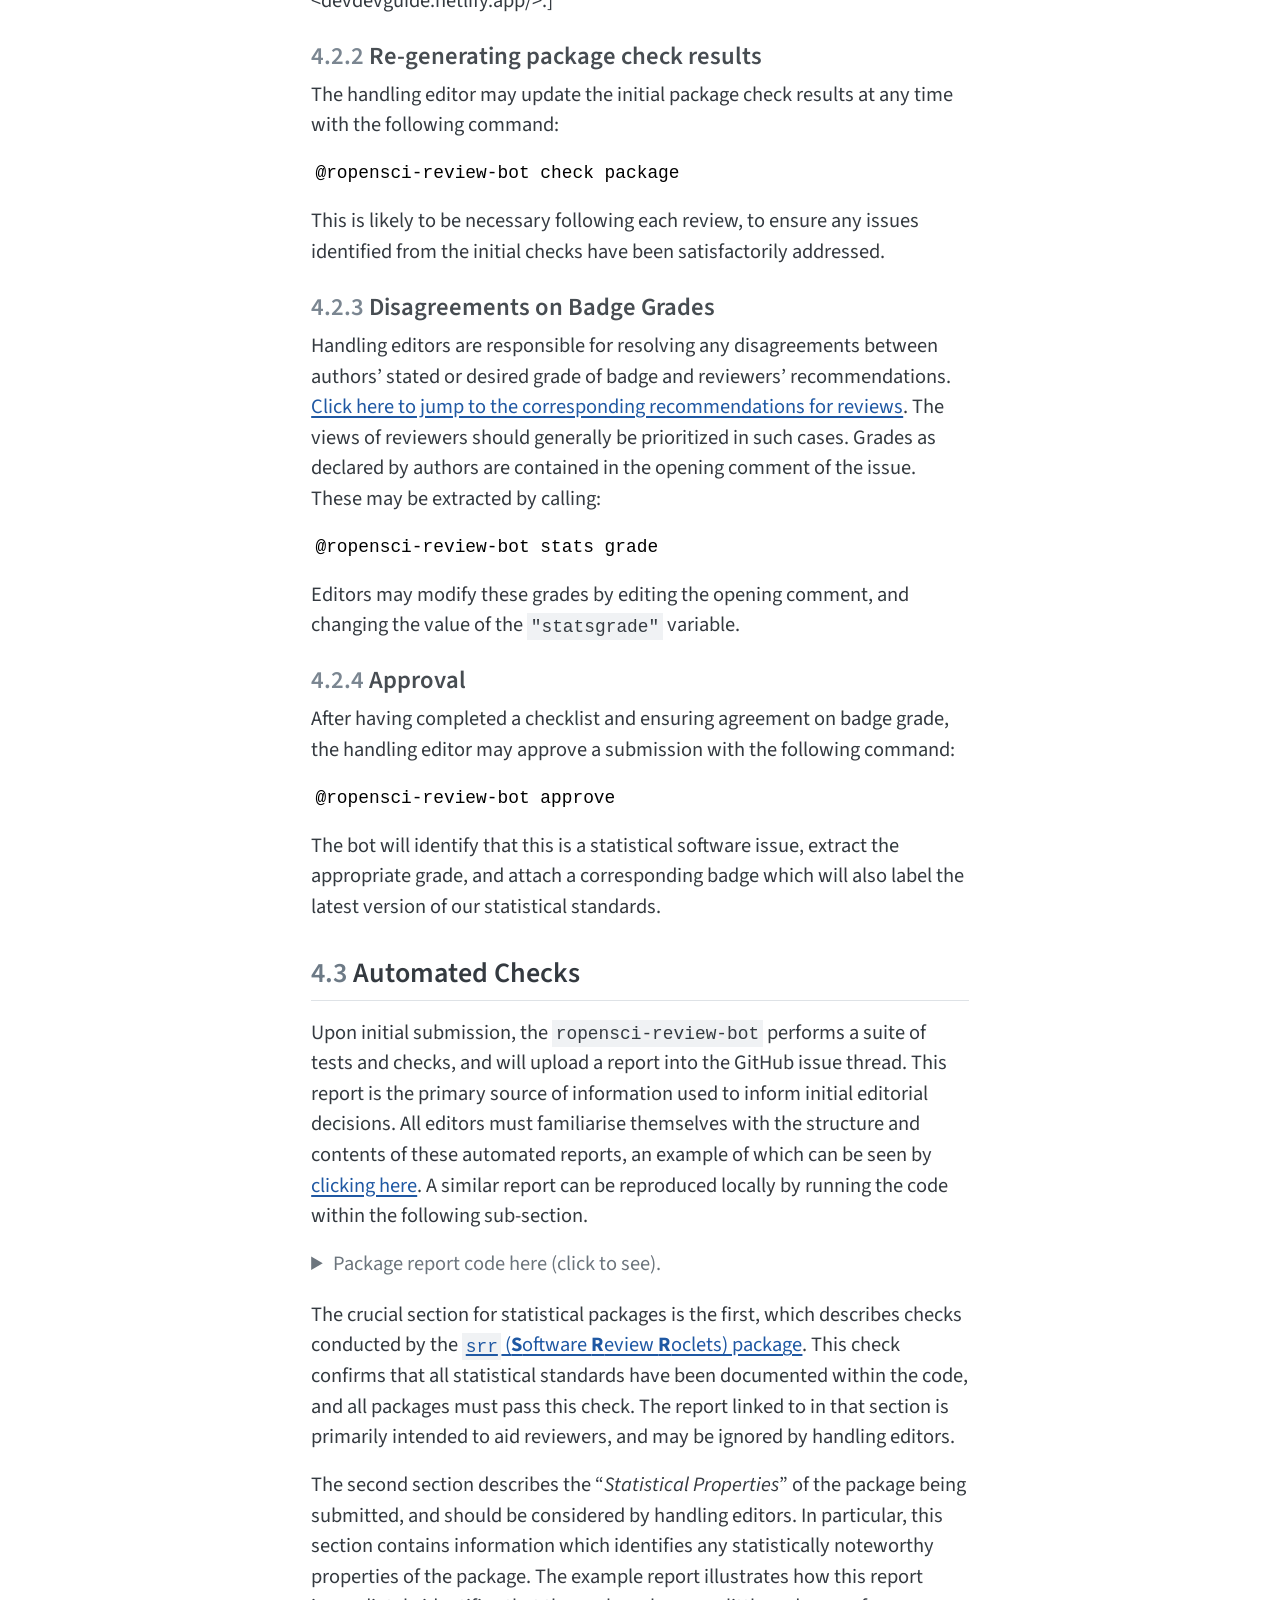
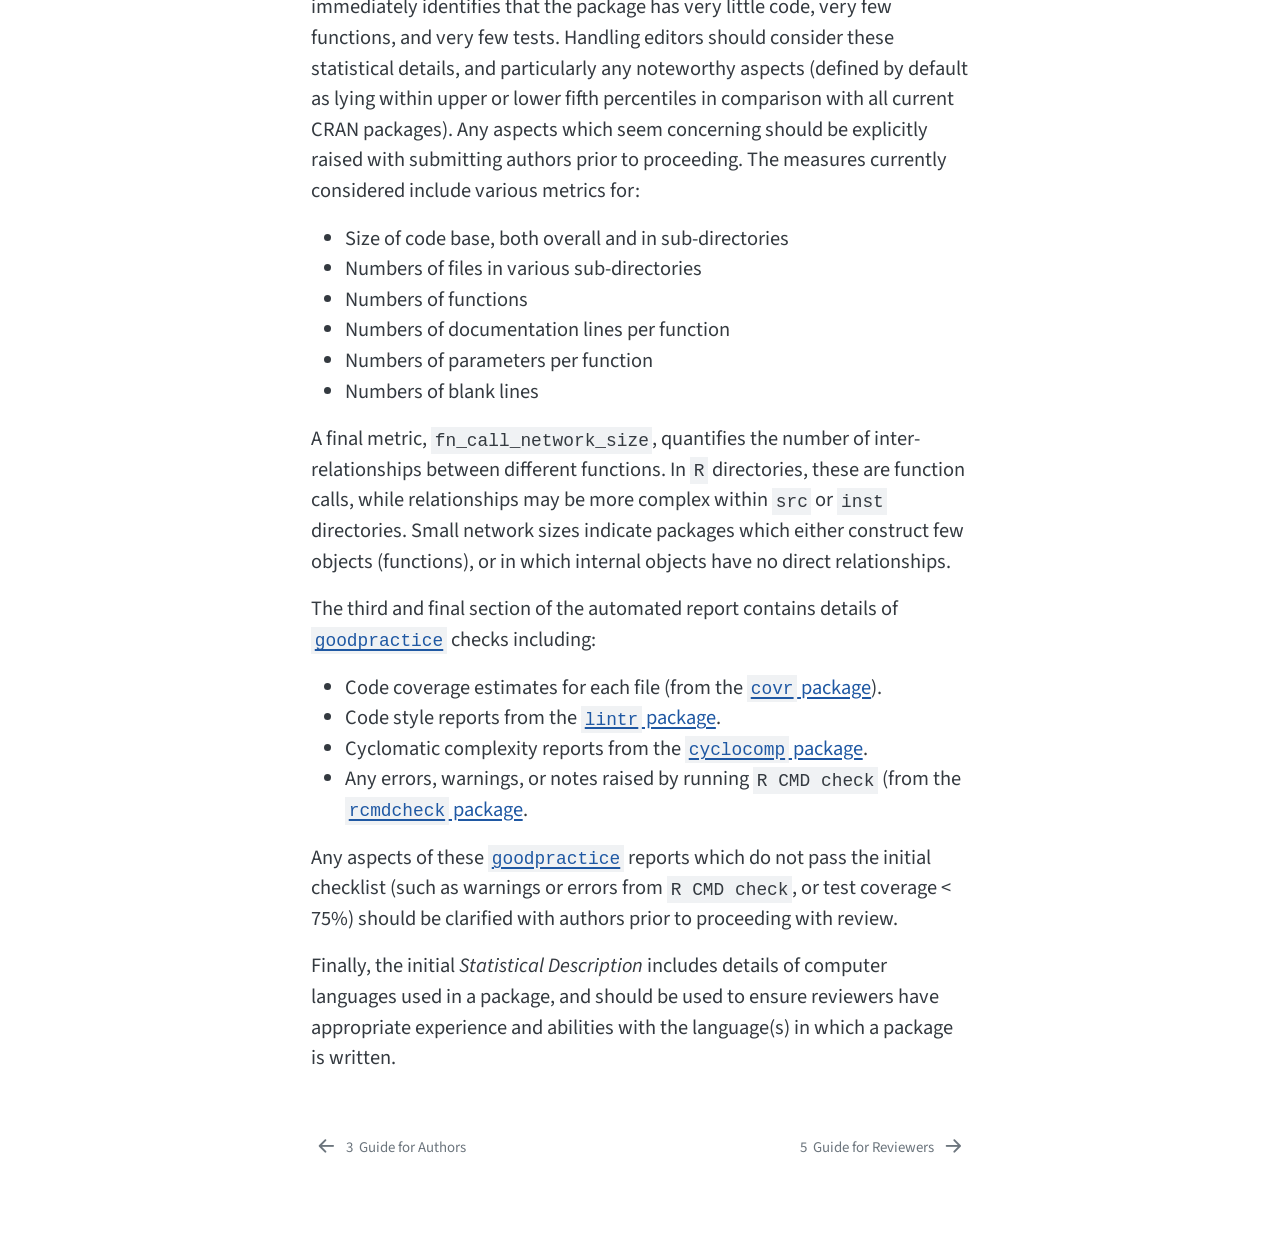
<file: pkgsubmission.html>
<!DOCTYPE html>
<html xmlns="http://www.w3.org/1999/xhtml" lang="en" xml:lang="en"><head>
<meta http-equiv="Content-Type" content="text/html; charset=UTF-8">
<meta charset="utf-8">
<meta name="generator" content="quarto-1.9.38">
<meta name="viewport" content="width=device-width, initial-scale=1.0, user-scalable=yes">
<meta name="description" content="Documentation of rOpenSci’s project on expanding software peer review to include statistical software.">
<title>4&nbsp; Guide for Editors – rOpenSci Statistical Software Peer Review</title>
<style>
/* Default styles provided by pandoc.
** See https://pandoc.org/MANUAL.html#variables-for-html for config info.
*/
code{white-space: pre-wrap;}
span.smallcaps{font-variant: small-caps;}
div.columns{display: flex; gap: min(4vw, 1.5em);}
div.column{flex: auto; overflow-x: auto;}
div.hanging-indent{margin-left: 1.5em; text-indent: -1.5em;}
ul.task-list{list-style: none;}
ul.task-list li input[type="checkbox"] {
  width: 0.8em;
  margin: 0 0.8em 0.2em -1em; /* quarto-specific, see https://github.com/quarto-dev/quarto-cli/issues/4556 */ 
  vertical-align: middle;
}
/* CSS for syntax highlighting */
html { -webkit-text-size-adjust: 100%; }
pre > code.sourceCode { white-space: pre; position: relative; }
pre > code.sourceCode > span { display: inline-block; line-height: 1.25; }
pre > code.sourceCode > span:empty { height: 1.2em; }
.sourceCode { overflow: visible; }
code.sourceCode > span { color: inherit; text-decoration: inherit; }
div.sourceCode { margin: 1em 0; }
pre.sourceCode { margin: 0; }
@media screen {
div.sourceCode { overflow: auto; }
}
@media print {
pre > code.sourceCode { white-space: pre-wrap; }
pre > code.sourceCode > span { text-indent: -5em; padding-left: 5em; }
}
pre.numberSource code
  { counter-reset: source-line 0; }
pre.numberSource code > span
  { position: relative; left: -4em; counter-increment: source-line; }
pre.numberSource code > span > a:first-child::before
  { content: counter(source-line);
    position: relative; left: -1em; text-align: right; vertical-align: baseline;
    border: none; display: inline-block;
    -webkit-touch-callout: none; -webkit-user-select: none;
    -khtml-user-select: none; -moz-user-select: none;
    -ms-user-select: none; user-select: none;
    padding: 0 4px; width: 4em;
  }
pre.numberSource { margin-left: 3em;  padding-left: 4px; }
div.sourceCode
  {   }
@media screen {
pre > code.sourceCode > span > a:first-child::before { text-decoration: underline; }
}
</style>

<script src="site_libs/quarto-nav/quarto-nav.js"></script>
<script src="site_libs/quarto-nav/headroom.min.js"></script>
<script src="site_libs/clipboard/clipboard.min.js"></script>
<script src="site_libs/quarto-search/autocomplete.umd.js"></script>
<script src="site_libs/quarto-search/fuse.min.js"></script>
<script src="site_libs/quarto-search/quarto-search.js"></script>
<meta name="quarto:offset" content="./">
<link href="./pkgreview.html" rel="next">
<link href="./pkgdev.html" rel="prev">
<script src="site_libs/quarto-html/quarto.js" type="module"></script>
<script src="site_libs/quarto-html/tabsets/tabsets.js" type="module"></script>
<script src="site_libs/quarto-html/popper.min.js"></script>
<script src="site_libs/quarto-html/tippy.umd.min.js"></script>
<script src="site_libs/quarto-html/anchor.min.js"></script>
<link href="site_libs/quarto-html/tippy.css" rel="stylesheet">
<link href="site_libs/quarto-html/quarto-syntax-highlighting-15634bcf2e68342d4ad2dfa704d543f6.css" rel="stylesheet" id="quarto-text-highlighting-styles">
<script src="site_libs/bootstrap/bootstrap.min.js"></script>
<link href="site_libs/bootstrap/bootstrap-icons.css" rel="stylesheet">
<link href="site_libs/bootstrap/bootstrap-7d84767512b1512ee2942de7bad5ed0b.min.css" rel="stylesheet" append-hash="true" id="quarto-bootstrap" data-mode="light"><script id="quarto-search-options" type="application/json">{
  "location": "sidebar",
  "copy-button": false,
  "collapse-after": 3,
  "panel-placement": "start",
  "type": "textbox",
  "limit": 50,
  "keyboard-shortcut": [
    "f",
    "/",
    "s"
  ],
  "show-item-context": false,
  "language": {
    "search-no-results-text": "No results",
    "search-matching-documents-text": "matching documents",
    "search-copy-link-title": "Copy link to search",
    "search-hide-matches-text": "Hide additional matches",
    "search-more-match-text": "more match in this document",
    "search-more-matches-text": "more matches in this document",
    "search-clear-button-title": "Clear",
    "search-text-placeholder": "",
    "search-detached-cancel-button-title": "Cancel",
    "search-submit-button-title": "Submit",
    "search-label": "Search"
  }
}</script>
</head>
<body class="nav-sidebar floating quarto-light">

<div id="quarto-search-results"></div>
  <header id="quarto-header" class="headroom fixed-top"><nav class="quarto-secondary-nav"><div class="container-fluid d-flex">
      <button type="button" class="quarto-btn-toggle btn" data-bs-toggle="collapse" role="button" data-bs-target=".quarto-sidebar-collapse-item" aria-controls="quarto-sidebar" aria-expanded="false" aria-label="Toggle sidebar navigation" onclick="if (window.quartoToggleHeadroom) { window.quartoToggleHeadroom(); }">
        <i class="bi bi-layout-text-sidebar-reverse"></i>
      </button>
        <nav class="quarto-page-breadcrumbs" aria-label="breadcrumb"><ol class="breadcrumb"><li class="breadcrumb-item"><a href="./pkgdev.html">Package Development, Submission, and Review</a></li><li class="breadcrumb-item"><a href="./pkgsubmission.html"><span class="chapter-number">4</span>&nbsp; <span class="chapter-title">Guide for Editors</span></a></li></ol></nav>
        <a class="flex-grow-1" role="navigation" data-bs-toggle="collapse" data-bs-target=".quarto-sidebar-collapse-item" aria-controls="quarto-sidebar" aria-expanded="false" aria-label="Toggle sidebar navigation" onclick="if (window.quartoToggleHeadroom) { window.quartoToggleHeadroom(); }">      
        </a>
      <button type="button" class="btn quarto-search-button" aria-label="Search" onclick="window.quartoOpenSearch();">
        <i class="bi bi-search"></i>
      </button>
    </div>
  </nav></header><!-- content --><div id="quarto-content" class="quarto-container page-columns page-rows-contents page-layout-article">
<!-- sidebar -->
  <nav id="quarto-sidebar" class="sidebar collapse collapse-horizontal quarto-sidebar-collapse-item sidebar-navigation floating overflow-auto"><div class="pt-lg-2 mt-2 text-left sidebar-header">
    <div class="sidebar-title mb-0 py-0">
      <a href="./">rOpenSci Statistical Software Peer Review</a> 
        <div class="sidebar-tools-main">
    <a href="https://github.com/ropensci/statistical-software-review-book" title="Source Code" class="quarto-navigation-tool px-1" aria-label="Source Code"><i class="bi bi-github"></i></a>
  <a href="" class="quarto-reader-toggle quarto-navigation-tool px-1" onclick="window.quartoToggleReader(); return false;" title="Toggle reader mode">
  <div class="quarto-reader-toggle-btn">
  <i class="bi"></i>
  </div>
</a>
</div>
    </div>
      </div>
        <div class="mt-2 flex-shrink-0 align-items-center">
        <div class="sidebar-search">
        <div id="quarto-search" class="" title="Search"></div>
        </div>
        </div>
    <div class="sidebar-menu-container"> 
    <ul class="list-unstyled mt-1">
<li class="sidebar-item sidebar-item-section">
      <div class="sidebar-item-container"> 
            <a class="sidebar-item-text sidebar-link text-start" data-bs-toggle="collapse" data-bs-target="#quarto-sidebar-section-1" role="navigation" aria-expanded="true">
 <span class="menu-text">Introduction</span></a>
          <a class="sidebar-item-toggle text-start" data-bs-toggle="collapse" data-bs-target="#quarto-sidebar-section-1" role="navigation" aria-expanded="true" aria-label="Toggle section">
            <i class="bi bi-chevron-right ms-2"></i>
          </a> 
      </div>
      <ul id="quarto-sidebar-section-1" class="collapse list-unstyled sidebar-section depth1 show">
<li class="sidebar-item">
  <div class="sidebar-item-container"> 
  <a href="./index.html" class="sidebar-item-text sidebar-link">
 <span class="menu-text"><span class="chapter-number">1</span>&nbsp; <span class="chapter-title">Welcome</span></span></a>
  </div>
</li>
          <li class="sidebar-item">
  <div class="sidebar-item-container"> 
  <a href="./overview.html" class="sidebar-item-text sidebar-link">
 <span class="menu-text"><span class="chapter-number">2</span>&nbsp; <span class="chapter-title">Overview of the Project and of this Book</span></span></a>
  </div>
</li>
      </ul>
</li>
        <li class="sidebar-item sidebar-item-section">
      <div class="sidebar-item-container"> 
            <a class="sidebar-item-text sidebar-link text-start" data-bs-toggle="collapse" data-bs-target="#quarto-sidebar-section-2" role="navigation" aria-expanded="true">
 <span class="menu-text">Package Development, Submission, and Review</span></a>
          <a class="sidebar-item-toggle text-start" data-bs-toggle="collapse" data-bs-target="#quarto-sidebar-section-2" role="navigation" aria-expanded="true" aria-label="Toggle section">
            <i class="bi bi-chevron-right ms-2"></i>
          </a> 
      </div>
      <ul id="quarto-sidebar-section-2" class="collapse list-unstyled sidebar-section depth1 show">
<li class="sidebar-item">
  <div class="sidebar-item-container"> 
  <a href="./pkgdev.html" class="sidebar-item-text sidebar-link">
 <span class="menu-text"><span class="chapter-number">3</span>&nbsp; <span class="chapter-title">Guide for Authors</span></span></a>
  </div>
</li>
          <li class="sidebar-item">
  <div class="sidebar-item-container"> 
  <a href="./pkgsubmission.html" class="sidebar-item-text sidebar-link active">
 <span class="menu-text"><span class="chapter-number">4</span>&nbsp; <span class="chapter-title">Guide for Editors</span></span></a>
  </div>
</li>
          <li class="sidebar-item">
  <div class="sidebar-item-container"> 
  <a href="./pkgreview.html" class="sidebar-item-text sidebar-link">
 <span class="menu-text"><span class="chapter-number">5</span>&nbsp; <span class="chapter-title">Guide for Reviewers</span></span></a>
  </div>
</li>
      </ul>
</li>
        <li class="sidebar-item sidebar-item-section">
      <div class="sidebar-item-container"> 
            <a class="sidebar-item-text sidebar-link text-start" data-bs-toggle="collapse" data-bs-target="#quarto-sidebar-section-3" role="navigation" aria-expanded="true">
 <span class="menu-text">Standards</span></a>
          <a class="sidebar-item-toggle text-start" data-bs-toggle="collapse" data-bs-target="#quarto-sidebar-section-3" role="navigation" aria-expanded="true" aria-label="Toggle section">
            <i class="bi bi-chevron-right ms-2"></i>
          </a> 
      </div>
      <ul id="quarto-sidebar-section-3" class="collapse list-unstyled sidebar-section depth1 show">
<li class="sidebar-item">
  <div class="sidebar-item-container"> 
  <a href="./standards.html" class="sidebar-item-text sidebar-link">
 <span class="menu-text"><span class="chapter-number">6</span>&nbsp; <span class="chapter-title">Standards: Version 0.2.0</span></span></a>
  </div>
</li>
      </ul>
</li>
        <li class="sidebar-item sidebar-item-section">
      <div class="sidebar-item-container"> 
            <a class="sidebar-item-text sidebar-link text-start" data-bs-toggle="collapse" data-bs-target="#quarto-sidebar-section-4" role="navigation" aria-expanded="true">
 <span class="menu-text">Appendix</span></a>
          <a class="sidebar-item-toggle text-start" data-bs-toggle="collapse" data-bs-target="#quarto-sidebar-section-4" role="navigation" aria-expanded="true" aria-label="Toggle section">
            <i class="bi bi-chevron-right ms-2"></i>
          </a> 
      </div>
      <ul id="quarto-sidebar-section-4" class="collapse list-unstyled sidebar-section depth1 show">
<li class="sidebar-item">
  <div class="sidebar-item-container"> 
  <a href="./appendix.html" class="sidebar-item-text sidebar-link">
 <span class="menu-text"><span class="chapter-number">7</span>&nbsp; <span class="chapter-title">Appendices</span></span></a>
  </div>
</li>
      </ul>
</li>
    </ul>
</div>
</nav><div id="quarto-sidebar-glass" class="quarto-sidebar-collapse-item" data-bs-toggle="collapse" data-bs-target=".quarto-sidebar-collapse-item"></div>
<!-- margin-sidebar -->
    <div id="quarto-margin-sidebar" class="sidebar margin-sidebar">
        <nav id="TOC" role="doc-toc" class="toc-active"><h2 id="toc-title">Table of contents</h2>
   
  <ul>
<li><a href="#editor-in-chief" id="toc-editor-in-chief" class="nav-link active" data-scroll-target="#editor-in-chief"><span class="header-section-number">4.1</span> Editor-in-Chief</a></li>
  <li>
<a href="#pkgsub-handling-editor" id="toc-pkgsub-handling-editor" class="nav-link" data-scroll-target="#pkgsub-handling-editor"><span class="header-section-number">4.2</span> Handling Editor</a>
  <ul class="collapse">
<li><a href="#handling-editor-checklist" id="toc-handling-editor-checklist" class="nav-link" data-scroll-target="#handling-editor-checklist"><span class="header-section-number">4.2.1</span> Handling Editor Checklist</a></li>
  <li><a href="#re-generating-package-check-results" id="toc-re-generating-package-check-results" class="nav-link" data-scroll-target="#re-generating-package-check-results"><span class="header-section-number">4.2.2</span> Re-generating package check results</a></li>
  <li><a href="#disagreements-on-badge-grades" id="toc-disagreements-on-badge-grades" class="nav-link" data-scroll-target="#disagreements-on-badge-grades"><span class="header-section-number">4.2.3</span> Disagreements on Badge Grades</a></li>
  <li><a href="#approval" id="toc-approval" class="nav-link" data-scroll-target="#approval"><span class="header-section-number">4.2.4</span> Approval</a></li>
  </ul>
</li>
  <li><a href="#automated-checks" id="toc-automated-checks" class="nav-link" data-scroll-target="#automated-checks"><span class="header-section-number">4.3</span> Automated Checks</a></li>
  </ul><div class="toc-actions"><ul><li><a href="https://github.com/ropensci/statistical-software-review-book/edit/main/pkgsubmission.Rmd" class="toc-action"><i class="bi bi-github"></i>Edit this page</a></li><li><a href="https://github.com/ropensci/statistical-software-review-book/issues/new" class="toc-action"><i class="bi empty"></i>Report an issue</a></li></ul></div></nav>
    </div>
<!-- main -->
<main class="content" id="quarto-document-content"><header id="title-block-header" class="quarto-title-block default"><nav class="quarto-page-breadcrumbs quarto-title-breadcrumbs d-none d-lg-block" aria-label="breadcrumb"><ol class="breadcrumb"><li class="breadcrumb-item"><a href="./pkgdev.html">Package Development, Submission, and Review</a></li><li class="breadcrumb-item"><a href="./pkgsubmission.html"><span class="chapter-number">4</span>&nbsp; <span class="chapter-title">Guide for Editors</span></a></li></ol></nav><div class="quarto-title">
<h1 class="title"><span id="pkgsubmission" class="quarto-section-identifier"><span class="chapter-number">4</span>&nbsp; <span class="chapter-title">Guide for Editors</span></span></h1>
</div>



<div class="quarto-title-meta">

    
  
    
  </div>
  


</header><section id="editor-in-chief" class="level2" data-number="4.1"><h2 data-number="4.1" class="anchored" data-anchor-id="editor-in-chief">
<span class="header-section-number">4.1</span> Editor-in-Chief</h2>
<p>As for rOpenSci’s current peer-review system, packages are submitted directly to the <a href="https://github.com/ropensci/software-review"><code>ropensci/software-review</code> repository</a> on GitHub, with submissions handled initially by the rotating Editor-in-Chief (EiC). All statistical software submissions should begin with a pre-submission enquiry, although direct submissions may be accepted at the EiC’s discretion. The EiC should perform the following duties on initial pre-submission enquiries of statistical software:</p>
<ul>
<li>Check that the appropriate submission template has been used, and ask authors to edit and update data if not.</li>
<li>Ask authors to respond to any comments issued by the <code>ropensci-review-bot</code> about template format and content.</li>
<li>Call <code>@ropensci-review-bot check srr</code> to generate a summary of compliance with our “srr” (Software Review Roclets) system for documenting standards compliance.</li>
<li>Confirm from the report generated by <code>check srr</code> that the software complies with at least half of all applicable standards,</li>
<li>Perform other EiC responsibilities described in our <a href="https://devguide.ropensci.org/editorguide.html#eicchecklist">main <em>Dev Guide</em></a>.</li>
</ul>
<p>Full submissions generate a detailed report from our <code>ropensci-review-bot</code>, as described below. Examples can be seen by looking at <a href="https://github.com/ropensci/software-review/issues">any recent submissions</a>. The EiC need only purvey the summary checks within the initial section of the report to confirm that all the submission passes all checks, and that the report concludes with a statement that,</p>
<blockquote class="blockquote">
<p><em>This package may be submitted</em></p>
</blockquote>
<p>In response to that statement, the sole tasks for an EiC prior to delegating a handling editor are to check the following single item:</p>
<ul class="task-list">
<li><label><input type="checkbox">The categories nominated by the submitting authors are appropriate for this package</label></li>
</ul>
<p>And to choose one the following two items:</p>
<ul class="task-list">
<li><label><input type="checkbox">The package does not fit within any additional categories of statistical software.</label></li>
<li>
<label><input type="checkbox">The package could potentially be described by the following additional categories of statistical software:</label>
<ul>
<li>&lt;list categories here&gt;</li>
</ul>
</li>
</ul>
<p>Additional effort by the EiC will only be required in “edge cases” where a package may be unable to pass one of the checks, as in <a href="https://github.com/ropensci/statistical-software-review-book/blob/main/scripts/pkgcheck-ex.md">this sample automated check</a>, which concludes with the statement that,</p>
<blockquote class="blockquote">
<p><em>All failing checks above must be addressed prior to proceeding</em></p>
</blockquote>
<p>In these cases, submitting authors must explain why these checks may fail, and the EiC must then determine whether these failures are acceptable. Such cases ought nevertheless be rare, and it may be expected in the majority of cases that the sole tasks of the EiC are to confirm a positive bot response, to complete the two checklist items given above, and to allocate a handling editor. This latter step is done by calling <code>@ropensci-review-bot assign &lt;name&gt; as editor</code>.</p>
</section><section id="pkgsub-handling-editor" class="level2" data-number="4.2"><h2 data-number="4.2" class="anchored" data-anchor-id="pkgsub-handling-editor">
<span class="header-section-number">4.2</span> Handling Editor</h2>
<p>The Handling Editor should use the summary report generated by the opening of the issue to perform an initial assessment and to guide assignment of reviewers. The contents of these automated checks are described at the end of this chapter. The EiC need only consider the initial summary checklist, but handling editors should consider all details contained within the automated report. General procedures for Handling Editors, including explanations of relevant <code>ropensci-review-bot</code> commands, are described in the <a href="https://devguide.ropensci.org/editorguide.html">Editor’s Chapter of the general Dev Guide</a>. This section describes specific editorial requirements for statistical submissions.</p>
<section id="handling-editor-checklist" class="level3" data-number="4.2.1"><h3 data-number="4.2.1" class="anchored" data-anchor-id="handling-editor-checklist">
<span class="header-section-number">4.2.1</span> Handling Editor Checklist</h3>
<p>Having considered the automated package report, and addressed all issues raised within that report, Handling Editors should check the following items before assigning reviewers.</p>
<ul class="task-list">
<li><label><input type="checkbox">Any issues raised during initial processing by EiC have been resolved (or there were none).</label></li>
<li><label><input type="checkbox">Issues raised in the <code>goodpractice</code> checks, statistical anomalies, and other details of the report do not appear to be major problems and can be directed to reviewers for further scrutiny.</label></li>
<li><label><input type="checkbox"><strong>Either</strong> (i) this package is aiming for a bronze badge, <strong>or</strong>, (ii) for packages aiming for silver or gold badges, the authors have clarified which of the four aspects listed in the “<em>Guide for Authors</em>” section on <a href="pkgdev.html#pkgdev-silver">silver badges</a> they intend to fulfil.</label></li>
</ul>
<p>Issues flagged by the handling editor may require iteration with submitting authors. As stated in the <a href="https://devguide.ropensci.org/editorguide.html#upon-submission"><em>Dev Guide</em></a>:</p>
<ul>
<li>If authors believe changes might take time, <a href="#policiesreviewprocess">apply the holding label</a> to the submission.</li>
<li>If the package raises a new issue for rOpenSci policy, start a conversation in Slack or open a discussion on the <a href="https://discuss.ropensci.org/">rOpenSci forum</a> to discuss it with other editors (<a href="https://discuss.ropensci.org/t/overlap-policy-for-package-onboarding/368">example of policy discussion</a>).</li>
</ul>
<p>Once all items have been checked, Handling Editors may proceed to find and assign two reviewers. As for <a href="https://devguide.ropensci.org/editorguide.html#look-for-and-assign-two-reviewers">general software reviews</a>, start by commenting <code>@ropensci-review-bot seeking reviewers</code>. A email template to invite prospective reviewers of statistical packages is <a href="appendix.html#reviewrequesttemplate">in the appendix</a>. Once reviewers have agreed, use the command <code>@ropensci-review-bot add &lt;@GITHUB_USERNAME&gt; to reviewers</code>, and generally follow the procedure given in the <a href="https://devguide.ropensci.org/editorguide.html#look-for-and-assign-reviewers"><em>Dev Guide</em></a>. Handling editors may provide guidance to reviewers on issues that they think may be worth looking into based on their initial review of the package and automated checks.</p>
<p>[Note that the <em>Dev Guide</em> is rapidly iterating as new capabilities are added to the review bot, and you may wish to refer to the draft version at &lt;devdevguide.netlify.app/&gt;.]</p>
</section><section id="re-generating-package-check-results" class="level3" data-number="4.2.2"><h3 data-number="4.2.2" class="anchored" data-anchor-id="re-generating-package-check-results">
<span class="header-section-number">4.2.2</span> Re-generating package check results</h3>
<p>The handling editor may update the initial package check results at any time with the following command:</p>
<pre><code>@ropensci-review-bot check package</code></pre>
<p>This is likely to be necessary following each review, to ensure any issues identified from the initial checks have been satisfactorily addressed.</p>
</section><section id="disagreements-on-badge-grades" class="level3" data-number="4.2.3"><h3 data-number="4.2.3" class="anchored" data-anchor-id="disagreements-on-badge-grades">
<span class="header-section-number">4.2.3</span> Disagreements on Badge Grades</h3>
<p>Handling editors are responsible for resolving any disagreements between authors’ stated or desired grade of badge and reviewers’ recommendations. <a href="pkgreview.html#disagreement-with-authors-intentions">Click here to jump to the corresponding recommendations for reviews</a>. The views of reviewers should generally be prioritized in such cases. Grades as declared by authors are contained in the opening comment of the issue. These may be extracted by calling:</p>
<pre><code>@ropensci-review-bot stats grade</code></pre>
<p>Editors may modify these grades by editing the opening comment, and changing the value of the <code>"statsgrade"</code> variable.</p>
</section><section id="approval" class="level3" data-number="4.2.4"><h3 data-number="4.2.4" class="anchored" data-anchor-id="approval">
<span class="header-section-number">4.2.4</span> Approval</h3>
<p>After having completed a checklist and ensuring agreement on badge grade, the handling editor may approve a submission with the following command:</p>
<pre><code>@ropensci-review-bot approve</code></pre>
<p>The bot will identify that this is a statistical software issue, extract the appropriate grade, and attach a corresponding badge which will also label the latest version of our statistical standards.</p>
</section></section><section id="automated-checks" class="level2" data-number="4.3"><h2 data-number="4.3" class="anchored" data-anchor-id="automated-checks">
<span class="header-section-number">4.3</span> Automated Checks</h2>
<p>Upon initial submission, the <code>ropensci-review-bot</code> performs a suite of tests and checks, and will upload a report into the GitHub issue thread. This report is the primary source of information used to inform initial editorial decisions. All editors must familiarise themselves with the structure and contents of these automated reports, an example of which can be seen by <a href="https://github.com/ropensci/statistical-software-review-book/blob/main/scripts/pkgcheck-ex.md">clicking here</a>. A similar report can be reproduced locally by running the code within the following sub-section.</p>
<details><summary>
Package report code here (click to see).
</summary><p>
</p>
<div class="cell">
<div class="code-copy-outer-scaffold"><div class="sourceCode" id="cb4"><pre class="downlit sourceCode r code-with-copy"><code class="sourceCode R"><span><span class="kw"><a href="https://rdrr.io/r/base/library.html">library</a></span> <span class="op">(</span><span class="va"><a href="https://docs.ropensci.org/srr/">srr</a></span><span class="op">)</span></span>
<span><span class="kw"><a href="https://rdrr.io/r/base/library.html">library</a></span> <span class="op">(</span><span class="va">pkgcheck</span><span class="op">)</span></span>
<span><span class="va">path</span> <span class="op">&lt;-</span> <span class="fu">srr_stats_pkg_skeleton</span> <span class="op">(</span><span class="op">)</span></span>
<span><span class="fu">srr_stats_roxygen</span> <span class="op">(</span>category <span class="op">=</span> <span class="st">"regression"</span>,</span>
<span>                   filename <span class="op">=</span> <span class="fu"><a href="https://rdrr.io/r/base/file.path.html">file.path</a></span> <span class="op">(</span><span class="va">path</span>, <span class="st">"R"</span>, <span class="st">"srr-standards.R"</span><span class="op">)</span><span class="op">)</span></span>
<span><span class="va">check</span> <span class="op">&lt;-</span> <span class="fu">pkgcheck</span> <span class="op">(</span><span class="va">path</span><span class="op">)</span></span>
<span><span class="va">md</span> <span class="op">&lt;-</span> <span class="fu">checks_to_markdown</span> <span class="op">(</span><span class="va">check</span>, render <span class="op">=</span> <span class="cn">TRUE</span><span class="op">)</span></span></code></pre></div><button title="Copy to Clipboard" class="code-copy-button"><i class="bi"></i></button></div>
</div>

</details><p>The crucial section for statistical packages is the first, which describes checks conducted by the <a href="https://github.com/ropensci-review-tools/srr"><code>srr</code> (<strong>S</strong>oftware <strong>R</strong>eview <strong>R</strong>oclets) package</a>. This check confirms that all statistical standards have been documented within the code, and all packages must pass this check. The report linked to in that section is primarily intended to aid reviewers, and may be ignored by handling editors.</p>
<p>The second section describes the “<em>Statistical Properties</em>” of the package being submitted, and should be considered by handling editors. In particular, this section contains information which identifies any statistically noteworthy properties of the package. The example report illustrates how this report immediately identifies that the package has very little code, very few functions, and very few tests. Handling editors should consider these statistical details, and particularly any noteworthy aspects (defined by default as lying within upper or lower fifth percentiles in comparison with all current CRAN packages). Any aspects which seem concerning should be explicitly raised with submitting authors prior to proceeding. The measures currently considered include various metrics for:</p>
<ul>
<li>Size of code base, both overall and in sub-directories</li>
<li>Numbers of files in various sub-directories</li>
<li>Numbers of functions</li>
<li>Numbers of documentation lines per function</li>
<li>Numbers of parameters per function</li>
<li>Numbers of blank lines</li>
</ul>
<p>A final metric, <code>fn_call_network_size</code>, quantifies the number of inter-relationships between different functions. In <code>R</code> directories, these are function calls, while relationships may be more complex within <code>src</code> or <code>inst</code> directories. Small network sizes indicate packages which either construct few objects (functions), or in which internal objects have no direct relationships.</p>
<p>The third and final section of the automated report contains details of <a href="https://github.com/MangoTheCat/goodpractice"><code>goodpractice</code></a> checks including:</p>
<ul>
<li>Code coverage estimates for each file (from the <a href="https://github.com/r-lib/covr"><code>covr</code> package</a>).</li>
<li>Code style reports from the <a href="https://github.com/jimhester/lintr"><code>lintr</code> package</a>.</li>
<li>Cyclomatic complexity reports from the <a href="https://github.com/MangoTheCat/cyclocomp"><code>cyclocomp</code> package</a>.</li>
<li>Any errors, warnings, or notes raised by running <code>R CMD check</code> (from the <a href="https://github.com/r-lib/rcmdcheck"><code>rcmdcheck</code> package</a>.</li>
</ul>
<p>Any aspects of these <a href="https://github.com/MangoTheCat/goodpractice"><code>goodpractice</code></a> reports which do not pass the initial checklist (such as warnings or errors from <code>R CMD check</code>, or test coverage &lt; 75%) should be clarified with authors prior to proceeding with review.</p>
<p>Finally, the initial <em>Statistical Description</em> includes details of computer languages used in a package, and should be used to ensure reviewers have appropriate experience and abilities with the language(s) in which a package is written.</p>


</section></main><!-- /main --><script id="quarto-html-after-body" type="application/javascript">
  window.document.addEventListener("DOMContentLoaded", function (event) {
    const icon = "";
    const anchorJS = new window.AnchorJS();
    anchorJS.options = {
      placement: 'right',
      icon: icon
    };
    anchorJS.add('.anchored');
    const isCodeAnnotation = (el) => {
      for (const clz of el.classList) {
        if (clz.startsWith('code-annotation-')) {                     
          return true;
        }
      }
      return false;
    }
    const onCopySuccess = function(e) {
      // button target
      const button = e.trigger;
      // don't keep focus
      button.blur();
      // flash "checked"
      button.classList.add('code-copy-button-checked');
      var currentTitle = button.getAttribute("title");
      button.setAttribute("title", "Copied!");
      let tooltip;
      if (window.bootstrap) {
        button.setAttribute("data-bs-toggle", "tooltip");
        button.setAttribute("data-bs-placement", "left");
        button.setAttribute("data-bs-title", "Copied!");
        tooltip = new bootstrap.Tooltip(button, 
          { trigger: "manual", 
            customClass: "code-copy-button-tooltip",
            offset: [0, -8]});
        tooltip.show();    
      }
      setTimeout(function() {
        if (tooltip) {
          tooltip.hide();
          button.removeAttribute("data-bs-title");
          button.removeAttribute("data-bs-toggle");
          button.removeAttribute("data-bs-placement");
        }
        button.setAttribute("title", currentTitle);
        button.classList.remove('code-copy-button-checked');
      }, 1000);
      // clear code selection
      e.clearSelection();
    }
    const getTextToCopy = function(trigger) {
      const outerScaffold = trigger.parentElement.cloneNode(true);
      const codeEl = outerScaffold.querySelector('code');
      for (const childEl of codeEl.children) {
        if (isCodeAnnotation(childEl)) {
          childEl.remove();
        }
      }
      return codeEl.innerText;
    }
    const clipboard = new window.ClipboardJS('.code-copy-button:not([data-in-quarto-modal])', {
      text: getTextToCopy
    });
    clipboard.on('success', onCopySuccess);
    if (window.document.getElementById('quarto-embedded-source-code-modal')) {
      const clipboardModal = new window.ClipboardJS('.code-copy-button[data-in-quarto-modal]', {
        text: getTextToCopy,
        container: window.document.getElementById('quarto-embedded-source-code-modal')
      });
      clipboardModal.on('success', onCopySuccess);
    }
      var localhostRegex = new RegExp(/^(?:http|https):\/\/localhost\:?[0-9]*\//);
      var mailtoRegex = new RegExp(/^mailto:/);
        var filterRegex = new RegExp("https:\/\/stats-devguide\.ropensci\.org\/");
      var isInternal = (href) => {
          return filterRegex.test(href) || localhostRegex.test(href) || mailtoRegex.test(href);
      }
      // Inspect non-navigation links and adorn them if external
     var links = window.document.querySelectorAll('a[href]:not(.nav-link):not(.navbar-brand):not(.toc-action):not(.sidebar-link):not(.sidebar-item-toggle):not(.pagination-link):not(.no-external):not([aria-hidden]):not(.dropdown-item):not(.quarto-navigation-tool):not(.about-link)');
      for (var i=0; i<links.length; i++) {
        const link = links[i];
        if (!isInternal(link.href)) {
          // undo the damage that might have been done by quarto-nav.js in the case of
          // links that we want to consider external
          if (link.dataset.originalHref !== undefined) {
            link.href = link.dataset.originalHref;
          }
        }
      }
    function tippyHover(el, contentFn, onTriggerFn, onUntriggerFn) {
      const config = {
        allowHTML: true,
        maxWidth: 500,
        delay: 100,
        arrow: false,
        appendTo: function(el) {
            return el.parentElement;
        },
        interactive: true,
        interactiveBorder: 10,
        theme: 'quarto',
        placement: 'bottom-start',
      };
      if (contentFn) {
        config.content = contentFn;
      }
      if (onTriggerFn) {
        config.onTrigger = onTriggerFn;
      }
      if (onUntriggerFn) {
        config.onUntrigger = onUntriggerFn;
      }
      window.tippy(el, config); 
    }
    const noterefs = window.document.querySelectorAll('a[role="doc-noteref"]');
    for (var i=0; i<noterefs.length; i++) {
      const ref = noterefs[i];
      tippyHover(ref, function() {
        // use id or data attribute instead here
        let href = ref.getAttribute('data-footnote-href') || ref.getAttribute('href');
        try { href = new URL(href).hash; } catch {}
        const id = href.replace(/^#\/?/, "");
        const note = window.document.getElementById(id);
        if (note) {
          return note.innerHTML;
        } else {
          return "";
        }
      });
    }
    const xrefs = window.document.querySelectorAll('a.quarto-xref');
    const processXRef = (id, note) => {
      // Strip column container classes
      const stripColumnClz = (el) => {
        el.classList.remove("page-full", "page-columns");
        if (el.children) {
          for (const child of el.children) {
            stripColumnClz(child);
          }
        }
      }
      stripColumnClz(note)
      if (id === null || id.startsWith('sec-')) {
        // Special case sections, only their first couple elements
        const container = document.createElement("div");
        if (note.children && note.children.length > 2) {
          container.appendChild(note.children[0].cloneNode(true));
          for (let i = 1; i < note.children.length; i++) {
            const child = note.children[i];
            if (child.tagName === "P" && child.innerText === "") {
              continue;
            } else {
              container.appendChild(child.cloneNode(true));
              break;
            }
          }
          if (window.Quarto?.typesetMath) {
            window.Quarto.typesetMath(container);
          }
          return container.innerHTML
        } else {
          if (window.Quarto?.typesetMath) {
            window.Quarto.typesetMath(note);
          }
          return note.innerHTML;
        }
      } else {
        // Remove any anchor links if they are present
        const anchorLink = note.querySelector('a.anchorjs-link');
        if (anchorLink) {
          anchorLink.remove();
        }
        if (window.Quarto?.typesetMath) {
          window.Quarto.typesetMath(note);
        }
        if (note.classList.contains("callout")) {
          return note.outerHTML;
        } else {
          return note.innerHTML;
        }
      }
    }
    for (var i=0; i<xrefs.length; i++) {
      const xref = xrefs[i];
      tippyHover(xref, undefined, function(instance) {
        instance.disable();
        let url = xref.getAttribute('href');
        let hash = undefined; 
        if (url.startsWith('#')) {
          hash = url;
        } else {
          try { hash = new URL(url).hash; } catch {}
        }
        if (hash) {
          const id = hash.replace(/^#\/?/, "");
          const note = window.document.getElementById(id);
          if (note !== null) {
            try {
              const html = processXRef(id, note.cloneNode(true));
              instance.setContent(html);
            } finally {
              instance.enable();
              instance.show();
            }
          } else {
            // See if we can fetch this
            fetch(url.split('#')[0])
            .then(res => res.text())
            .then(html => {
              const parser = new DOMParser();
              const htmlDoc = parser.parseFromString(html, "text/html");
              const note = htmlDoc.getElementById(id);
              if (note !== null) {
                const html = processXRef(id, note);
                instance.setContent(html);
              } 
            }).finally(() => {
              instance.enable();
              instance.show();
            });
          }
        } else {
          // See if we can fetch a full url (with no hash to target)
          // This is a special case and we should probably do some content thinning / targeting
          fetch(url)
          .then(res => res.text())
          .then(html => {
            const parser = new DOMParser();
            const htmlDoc = parser.parseFromString(html, "text/html");
            const note = htmlDoc.querySelector('main.content');
            if (note !== null) {
              // This should only happen for chapter cross references
              // (since there is no id in the URL)
              // remove the first header
              if (note.children.length > 0 && note.children[0].tagName === "HEADER") {
                note.children[0].remove();
              }
              const html = processXRef(null, note);
              instance.setContent(html);
            } 
          }).finally(() => {
            instance.enable();
            instance.show();
          });
        }
      }, function(instance) {
      });
    }
        let selectedAnnoteEl;
        const selectorForAnnotation = ( cell, annotation) => {
          let cellAttr = 'data-code-cell="' + cell + '"';
          let lineAttr = 'data-code-annotation="' +  annotation + '"';
          const selector = 'span[' + cellAttr + '][' + lineAttr + ']';
          return selector;
        }
        const selectCodeLines = (annoteEl) => {
          const doc = window.document;
          const targetCell = annoteEl.getAttribute("data-target-cell");
          const targetAnnotation = annoteEl.getAttribute("data-target-annotation");
          const annoteSpan = window.document.querySelector(selectorForAnnotation(targetCell, targetAnnotation));
          const lines = annoteSpan.getAttribute("data-code-lines").split(",");
          const lineIds = lines.map((line) => {
            return targetCell + "-" + line;
          })
          let top = null;
          let height = null;
          let parent = null;
          if (lineIds.length > 0) {
              //compute the position of the single el (top and bottom and make a div)
              const el = window.document.getElementById(lineIds[0]);
              top = el.offsetTop;
              height = el.offsetHeight;
              parent = el.parentElement.parentElement;
            if (lineIds.length > 1) {
              const lastEl = window.document.getElementById(lineIds[lineIds.length - 1]);
              const bottom = lastEl.offsetTop + lastEl.offsetHeight;
              height = bottom - top;
            }
            if (top !== null && height !== null && parent !== null) {
              // cook up a div (if necessary) and position it 
              let div = window.document.getElementById("code-annotation-line-highlight");
              if (div === null) {
                div = window.document.createElement("div");
                div.setAttribute("id", "code-annotation-line-highlight");
                div.style.position = 'absolute';
                parent.appendChild(div);
              }
              div.style.top = top - 2 + "px";
              div.style.height = height + 4 + "px";
              div.style.left = 0;
              let gutterDiv = window.document.getElementById("code-annotation-line-highlight-gutter");
              if (gutterDiv === null) {
                gutterDiv = window.document.createElement("div");
                gutterDiv.setAttribute("id", "code-annotation-line-highlight-gutter");
                gutterDiv.style.position = 'absolute';
                const codeCell = window.document.getElementById(targetCell);
                const gutter = codeCell.querySelector('.code-annotation-gutter');
                gutter.appendChild(gutterDiv);
              }
              gutterDiv.style.top = top - 2 + "px";
              gutterDiv.style.height = height + 4 + "px";
            }
            selectedAnnoteEl = annoteEl;
          }
        };
        const unselectCodeLines = () => {
          const elementsIds = ["code-annotation-line-highlight", "code-annotation-line-highlight-gutter"];
          elementsIds.forEach((elId) => {
            const div = window.document.getElementById(elId);
            if (div) {
              div.remove();
            }
          });
          selectedAnnoteEl = undefined;
        };
          // Handle positioning of the toggle
      window.addEventListener(
        "resize",
        throttle(() => {
          elRect = undefined;
          if (selectedAnnoteEl) {
            selectCodeLines(selectedAnnoteEl);
          }
        }, 10)
      );
      function throttle(fn, ms) {
      let throttle = false;
      let timer;
        return (...args) => {
          if(!throttle) { // first call gets through
              fn.apply(this, args);
              throttle = true;
          } else { // all the others get throttled
              if(timer) clearTimeout(timer); // cancel #2
              timer = setTimeout(() => {
                fn.apply(this, args);
                timer = throttle = false;
              }, ms);
          }
        };
      }
        // Attach click handler to the DT
        const annoteDls = window.document.querySelectorAll('dt[data-target-cell]');
        for (const annoteDlNode of annoteDls) {
          annoteDlNode.addEventListener('click', (event) => {
            const clickedEl = event.target;
            if (clickedEl !== selectedAnnoteEl) {
              unselectCodeLines();
              const activeEl = window.document.querySelector('dt[data-target-cell].code-annotation-active');
              if (activeEl) {
                activeEl.classList.remove('code-annotation-active');
              }
              selectCodeLines(clickedEl);
              clickedEl.classList.add('code-annotation-active');
            } else {
              // Unselect the line
              unselectCodeLines();
              clickedEl.classList.remove('code-annotation-active');
            }
          });
        }
    const findCites = (el) => {
      const parentEl = el.parentElement;
      if (parentEl) {
        const cites = parentEl.dataset.cites;
        if (cites) {
          return {
            el,
            cites: cites.split(' ')
          };
        } else {
          return findCites(el.parentElement)
        }
      } else {
        return undefined;
      }
    };
    var bibliorefs = window.document.querySelectorAll('a[role="doc-biblioref"]');
    for (var i=0; i<bibliorefs.length; i++) {
      const ref = bibliorefs[i];
      const citeInfo = findCites(ref);
      if (citeInfo) {
        tippyHover(citeInfo.el, function() {
          var popup = window.document.createElement('div');
          citeInfo.cites.forEach(function(cite) {
            var citeDiv = window.document.createElement('div');
            citeDiv.classList.add('hanging-indent');
            citeDiv.classList.add('csl-entry');
            var biblioDiv = window.document.getElementById('ref-' + cite);
            if (biblioDiv) {
              citeDiv.innerHTML = biblioDiv.innerHTML;
            }
            popup.appendChild(citeDiv);
          });
          return popup.innerHTML;
        });
      }
    }
  });
  </script><nav class="page-navigation"><div class="nav-page nav-page-previous">
      <a href="./pkgdev.html" class="pagination-link" aria-label="Guide for Authors">
        <i class="bi bi-arrow-left-short"></i> <span class="nav-page-text"><span class="chapter-number">3</span>&nbsp; <span class="chapter-title">Guide for Authors</span></span>
      </a>          
  </div>
  <div class="nav-page nav-page-next">
      <a href="./pkgreview.html" class="pagination-link" aria-label="Guide for Reviewers">
        <span class="nav-page-text"><span class="chapter-number">5</span>&nbsp; <span class="chapter-title">Guide for Reviewers</span></span> <i class="bi bi-arrow-right-short"></i>
      </a>
  </div>
</nav>
</div> <!-- /content -->



<footer class="footer"><div class="nav-footer"><div class="nav-footer-center"><div class="toc-actions d-sm-block d-md-none"><ul><li><a href="https://github.com/ropensci/statistical-software-review-book/edit/main/pkgsubmission.Rmd" class="toc-action"><i class="bi bi-github"></i>Edit this page</a></li><li><a href="https://github.com/ropensci/statistical-software-review-book/issues/new" class="toc-action"><i class="bi empty"></i>Report an issue</a></li></ul></div></div></div></footer></body></html>
</file>
<file: site_libs/quarto-html/tippy.css>
.tippy-box[data-animation=fade][data-state=hidden]{opacity:0}[data-tippy-root]{max-width:calc(100vw - 10px)}.tippy-box{position:relative;background-color:#333;color:#fff;border-radius:4px;font-size:14px;line-height:1.4;white-space:normal;outline:0;transition-property:transform,visibility,opacity}.tippy-box[data-placement^=top]>.tippy-arrow{bottom:0}.tippy-box[data-placement^=top]>.tippy-arrow:before{bottom:-7px;left:0;border-width:8px 8px 0;border-top-color:initial;transform-origin:center top}.tippy-box[data-placement^=bottom]>.tippy-arrow{top:0}.tippy-box[data-placement^=bottom]>.tippy-arrow:before{top:-7px;left:0;border-width:0 8px 8px;border-bottom-color:initial;transform-origin:center bottom}.tippy-box[data-placement^=left]>.tippy-arrow{right:0}.tippy-box[data-placement^=left]>.tippy-arrow:before{border-width:8px 0 8px 8px;border-left-color:initial;right:-7px;transform-origin:center left}.tippy-box[data-placement^=right]>.tippy-arrow{left:0}.tippy-box[data-placement^=right]>.tippy-arrow:before{left:-7px;border-width:8px 8px 8px 0;border-right-color:initial;transform-origin:center right}.tippy-box[data-inertia][data-state=visible]{transition-timing-function:cubic-bezier(.54,1.5,.38,1.11)}.tippy-arrow{width:16px;height:16px;color:#333}.tippy-arrow:before{content:"";position:absolute;border-color:transparent;border-style:solid}.tippy-content{position:relative;padding:5px 9px;z-index:1}
</file>
<file: site_libs/quarto-html/quarto-syntax-highlighting-15634bcf2e68342d4ad2dfa704d543f6.css>
/* quarto syntax highlight colors */
:root {
  --quarto-hl-ot-color: #003B4F;
  --quarto-hl-at-color: #657422;
  --quarto-hl-ss-color: #20794D;
  --quarto-hl-an-color: #5E5E5E;
  --quarto-hl-fu-color: #4758AB;
  --quarto-hl-st-color: #20794D;
  --quarto-hl-cf-color: #003B4F;
  --quarto-hl-op-color: #5E5E5E;
  --quarto-hl-er-color: #AD0000;
  --quarto-hl-bn-color: #AD0000;
  --quarto-hl-al-color: #AD0000;
  --quarto-hl-va-color: #111111;
  --quarto-hl-bu-color: inherit;
  --quarto-hl-ex-color: inherit;
  --quarto-hl-pp-color: #AD0000;
  --quarto-hl-in-color: #5E5E5E;
  --quarto-hl-vs-color: #20794D;
  --quarto-hl-wa-color: #5E5E5E;
  --quarto-hl-do-color: #5E5E5E;
  --quarto-hl-im-color: #00769E;
  --quarto-hl-ch-color: #20794D;
  --quarto-hl-dt-color: #AD0000;
  --quarto-hl-fl-color: #AD0000;
  --quarto-hl-co-color: #5E5E5E;
  --quarto-hl-cv-color: #5E5E5E;
  --quarto-hl-cn-color: #8f5902;
  --quarto-hl-sc-color: #5E5E5E;
  --quarto-hl-dv-color: #AD0000;
  --quarto-hl-kw-color: #003B4F;
}

/* other quarto variables */
:root {
  --quarto-font-monospace: SFMono-Regular, Menlo, Monaco, Consolas, "Liberation Mono", "Courier New", monospace;
}

/* syntax highlight based on Pandoc's rules */
pre > code.sourceCode > span {
  color: #003B4F;
}

code.sourceCode > span {
  color: #003B4F;
}

div.sourceCode,
div.sourceCode pre.sourceCode {
  color: #003B4F;
}

/* Normal */
code span {
  color: #003B4F;
}

/* Alert */
code span.al {
  color: #AD0000;
  font-style: inherit;
}

/* Annotation */
code span.an {
  color: #5E5E5E;
  font-style: inherit;
}

/* Attribute */
code span.at {
  color: #657422;
  font-style: inherit;
}

/* BaseN */
code span.bn {
  color: #AD0000;
  font-style: inherit;
}

/* BuiltIn */
code span.bu {
  font-style: inherit;
}

/* ControlFlow */
code span.cf {
  color: #003B4F;
  font-weight: bold;
  font-style: inherit;
}

/* Char */
code span.ch {
  color: #20794D;
  font-style: inherit;
}

/* Constant */
code span.cn {
  color: #8f5902;
  font-style: inherit;
}

/* Comment */
code span.co {
  color: #5E5E5E;
  font-style: inherit;
}

/* CommentVar */
code span.cv {
  color: #5E5E5E;
  font-style: italic;
}

/* Documentation */
code span.do {
  color: #5E5E5E;
  font-style: italic;
}

/* DataType */
code span.dt {
  color: #AD0000;
  font-style: inherit;
}

/* DecVal */
code span.dv {
  color: #AD0000;
  font-style: inherit;
}

/* Error */
code span.er {
  color: #AD0000;
  font-style: inherit;
}

/* Extension */
code span.ex {
  font-style: inherit;
}

/* Float */
code span.fl {
  color: #AD0000;
  font-style: inherit;
}

/* Function */
code span.fu {
  color: #4758AB;
  font-style: inherit;
}

/* Import */
code span.im {
  color: #00769E;
  font-style: inherit;
}

/* Information */
code span.in {
  color: #5E5E5E;
  font-style: inherit;
}

/* Keyword */
code span.kw {
  color: #003B4F;
  font-weight: bold;
  font-style: inherit;
}

/* Operator */
code span.op {
  color: #5E5E5E;
  font-style: inherit;
}

/* Other */
code span.ot {
  color: #003B4F;
  font-style: inherit;
}

/* Preprocessor */
code span.pp {
  color: #AD0000;
  font-style: inherit;
}

/* SpecialChar */
code span.sc {
  color: #5E5E5E;
  font-style: inherit;
}

/* SpecialString */
code span.ss {
  color: #20794D;
  font-style: inherit;
}

/* String */
code span.st {
  color: #20794D;
  font-style: inherit;
}

/* Variable */
code span.va {
  color: #111111;
  font-style: inherit;
}

/* VerbatimString */
code span.vs {
  color: #20794D;
  font-style: inherit;
}

/* Warning */
code span.wa {
  color: #5E5E5E;
  font-style: italic;
}

.prevent-inlining {
  content: "</";
}

/*# sourceMappingURL=f23921c56f73e400b49028c9186a1aa0.css.map */
</file>
<file: site_libs/htmltools-fill-0.5.9.9000/fill.css>
@layer htmltools {
  .html-fill-container {
    display: flex;
    flex-direction: column;
    /* Prevent the container from expanding vertically or horizontally beyond its
    parent's constraints. */
    min-height: 0;
    min-width: 0;
  }
  .html-fill-container > .html-fill-item {
    /* Fill items can grow and shrink freely within
    available vertical space in fillable container */
    flex: 1 1 auto;
    min-height: 0;
    min-width: 0;
  }
  .html-fill-container > :not(.html-fill-item) {
    /* Prevent shrinking or growing of non-fill items */
    flex: 0 0 auto;
  }
}
</file>
<file: site_libs/vis-9.1.0/vis-network.min.css>
.vis-overlay{bottom:0;left:0;position:absolute;right:0;top:0;z-index:10}.vis-active{box-shadow:0 0 10px #86d5f8}.vis [class*=span]{min-height:0;width:auto}div.vis-color-picker{background-color:#fff;border-radius:15px;box-shadow:0 0 10px 0 rgba(0,0,0,.5);display:none;height:444px;left:30px;margin-left:30px;margin-top:-140px;padding:10px;position:absolute;top:0;width:310px;z-index:1}div.vis-color-picker div.vis-arrow{left:5px;position:absolute;top:147px}div.vis-color-picker div.vis-arrow:after,div.vis-color-picker div.vis-arrow:before{border:solid transparent;content:" ";height:0;pointer-events:none;position:absolute;right:100%;top:50%;width:0}div.vis-color-picker div.vis-arrow:after{border-color:hsla(0,0%,100%,0) #fff hsla(0,0%,100%,0) hsla(0,0%,100%,0);border-width:30px;margin-top:-30px}div.vis-color-picker div.vis-color{cursor:pointer;height:289px;position:absolute;width:289px}div.vis-color-picker div.vis-brightness{position:absolute;top:313px}div.vis-color-picker div.vis-opacity{position:absolute;top:350px}div.vis-color-picker div.vis-selector{background:#4c4c4c;background:-moz-linear-gradient(top,#4c4c4c 0,#595959 12%,#666 25%,#474747 39%,#2c2c2c 50%,#000 51%,#111 60%,#2b2b2b 76%,#1c1c1c 91%,#131313 100%);background:-webkit-gradient(linear,left top,left bottom,color-stop(0,#4c4c4c),color-stop(12%,#595959),color-stop(25%,#666),color-stop(39%,#474747),color-stop(50%,#2c2c2c),color-stop(51%,#000),color-stop(60%,#111),color-stop(76%,#2b2b2b),color-stop(91%,#1c1c1c),color-stop(100%,#131313));background:-webkit-linear-gradient(top,#4c4c4c,#595959 12%,#666 25%,#474747 39%,#2c2c2c 50%,#000 51%,#111 60%,#2b2b2b 76%,#1c1c1c 91%,#131313);background:-o-linear-gradient(top,#4c4c4c 0,#595959 12%,#666 25%,#474747 39%,#2c2c2c 50%,#000 51%,#111 60%,#2b2b2b 76%,#1c1c1c 91%,#131313 100%);background:-ms-linear-gradient(top,#4c4c4c 0,#595959 12%,#666 25%,#474747 39%,#2c2c2c 50%,#000 51%,#111 60%,#2b2b2b 76%,#1c1c1c 91%,#131313 100%);background:linear-gradient(180deg,#4c4c4c 0,#595959 12%,#666 25%,#474747 39%,#2c2c2c 50%,#000 51%,#111 60%,#2b2b2b 76%,#1c1c1c 91%,#131313);border:1px solid #fff;border-radius:15px;filter:progid:DXImageTransform.Microsoft.gradient(startColorstr="#4c4c4c",endColorstr="#131313",GradientType=0);height:15px;left:137px;position:absolute;top:137px;width:15px}div.vis-color-picker div.vis-new-color{left:159px;padding-right:2px;text-align:right}div.vis-color-picker div.vis-initial-color,div.vis-color-picker div.vis-new-color{border:1px solid rgba(0,0,0,.1);border-radius:5px;color:rgba(0,0,0,.4);font-size:10px;height:20px;line-height:20px;position:absolute;top:380px;vertical-align:middle;width:140px}div.vis-color-picker div.vis-initial-color{left:10px;padding-left:2px;text-align:left}div.vis-color-picker div.vis-label{left:10px;position:absolute;width:300px}div.vis-color-picker div.vis-label.vis-brightness{top:300px}div.vis-color-picker div.vis-label.vis-opacity{top:338px}div.vis-color-picker div.vis-button{background-color:#f7f7f7;border:2px solid #d9d9d9;border-radius:10px;cursor:pointer;height:25px;line-height:25px;position:absolute;text-align:center;top:410px;vertical-align:middle;width:68px}div.vis-color-picker div.vis-button.vis-cancel{left:5px}div.vis-color-picker div.vis-button.vis-load{left:82px}div.vis-color-picker div.vis-button.vis-apply{left:159px}div.vis-color-picker div.vis-button.vis-save{left:236px}div.vis-color-picker input.vis-range{height:20px;width:290px}div.vis-configuration{display:block;float:left;font-size:12px;position:relative}div.vis-configuration-wrapper{display:block;width:700px}div.vis-configuration-wrapper:after{clear:both;content:"";display:block}div.vis-configuration.vis-config-option-container{background-color:#fff;border:2px solid #f7f8fa;border-radius:4px;display:block;left:10px;margin-top:20px;padding-left:5px;width:495px}div.vis-configuration.vis-config-button{background-color:#f7f8fa;border:2px solid #ceced0;border-radius:4px;cursor:pointer;display:block;height:25px;left:10px;line-height:25px;margin-bottom:30px;margin-top:20px;padding-left:5px;vertical-align:middle;width:495px}div.vis-configuration.vis-config-button.hover{background-color:#4588e6;border:2px solid #214373;color:#fff}div.vis-configuration.vis-config-item{display:block;float:left;height:25px;line-height:25px;vertical-align:middle;width:495px}div.vis-configuration.vis-config-item.vis-config-s2{background-color:#f7f8fa;border-radius:3px;left:10px;padding-left:5px}div.vis-configuration.vis-config-item.vis-config-s3{background-color:#e4e9f0;border-radius:3px;left:20px;padding-left:5px}div.vis-configuration.vis-config-item.vis-config-s4{background-color:#cfd8e6;border-radius:3px;left:30px;padding-left:5px}div.vis-configuration.vis-config-header{font-size:18px;font-weight:700}div.vis-configuration.vis-config-label{height:25px;line-height:25px;width:120px}div.vis-configuration.vis-config-label.vis-config-s3{width:110px}div.vis-configuration.vis-config-label.vis-config-s4{width:100px}div.vis-configuration.vis-config-colorBlock{border:1px solid #444;border-radius:2px;cursor:pointer;height:19px;margin:0;padding:0;top:1px;width:30px}input.vis-configuration.vis-config-checkbox{left:-5px}input.vis-configuration.vis-config-rangeinput{margin:0;padding:1px;pointer-events:none;position:relative;top:-5px;width:60px}input.vis-configuration.vis-config-range{-webkit-appearance:none;background-color:transparent;border:0 solid #fff;height:20px;width:300px}input.vis-configuration.vis-config-range::-webkit-slider-runnable-track{background:#dedede;background:-moz-linear-gradient(top,#dedede 0,#c8c8c8 99%);background:-webkit-gradient(linear,left top,left bottom,color-stop(0,#dedede),color-stop(99%,#c8c8c8));background:-webkit-linear-gradient(top,#dedede,#c8c8c8 99%);background:-o-linear-gradient(top,#dedede 0,#c8c8c8 99%);background:-ms-linear-gradient(top,#dedede 0,#c8c8c8 99%);background:linear-gradient(180deg,#dedede 0,#c8c8c8 99%);border:1px solid #999;border-radius:3px;box-shadow:0 0 3px 0 #aaa;filter:progid:DXImageTransform.Microsoft.gradient(startColorstr="#dedede",endColorstr="#c8c8c8",GradientType=0);height:5px;width:300px}input.vis-configuration.vis-config-range::-webkit-slider-thumb{-webkit-appearance:none;background:#3876c2;background:-moz-linear-gradient(top,#3876c2 0,#385380 100%);background:-webkit-gradient(linear,left top,left bottom,color-stop(0,#3876c2),color-stop(100%,#385380));background:-webkit-linear-gradient(top,#3876c2,#385380);background:-o-linear-gradient(top,#3876c2 0,#385380 100%);background:-ms-linear-gradient(top,#3876c2 0,#385380 100%);background:linear-gradient(180deg,#3876c2 0,#385380);border:1px solid #14334b;border-radius:50%;box-shadow:0 0 1px 0 #111927;filter:progid:DXImageTransform.Microsoft.gradient(startColorstr="#3876c2",endColorstr="#385380",GradientType=0);height:17px;margin-top:-7px;width:17px}input.vis-configuration.vis-config-range:focus{outline:none}input.vis-configuration.vis-config-range:focus::-webkit-slider-runnable-track{background:#9d9d9d;background:-moz-linear-gradient(top,#9d9d9d 0,#c8c8c8 99%);background:-webkit-gradient(linear,left top,left bottom,color-stop(0,#9d9d9d),color-stop(99%,#c8c8c8));background:-webkit-linear-gradient(top,#9d9d9d,#c8c8c8 99%);background:-o-linear-gradient(top,#9d9d9d 0,#c8c8c8 99%);background:-ms-linear-gradient(top,#9d9d9d 0,#c8c8c8 99%);background:linear-gradient(180deg,#9d9d9d 0,#c8c8c8 99%);filter:progid:DXImageTransform.Microsoft.gradient(startColorstr="#9d9d9d",endColorstr="#c8c8c8",GradientType=0)}input.vis-configuration.vis-config-range::-moz-range-track{background:#dedede;background:-moz-linear-gradient(top,#dedede 0,#c8c8c8 99%);background:-webkit-gradient(linear,left top,left bottom,color-stop(0,#dedede),color-stop(99%,#c8c8c8));background:-webkit-linear-gradient(top,#dedede,#c8c8c8 99%);background:-o-linear-gradient(top,#dedede 0,#c8c8c8 99%);background:-ms-linear-gradient(top,#dedede 0,#c8c8c8 99%);background:linear-gradient(180deg,#dedede 0,#c8c8c8 99%);border:1px solid #999;border-radius:3px;box-shadow:0 0 3px 0 #aaa;filter:progid:DXImageTransform.Microsoft.gradient(startColorstr="#dedede",endColorstr="#c8c8c8",GradientType=0);height:10px;width:300px}input.vis-configuration.vis-config-range::-moz-range-thumb{background:#385380;border:none;border-radius:50%;height:16px;width:16px}input.vis-configuration.vis-config-range:-moz-focusring{outline:1px solid #fff;outline-offset:-1px}input.vis-configuration.vis-config-range::-ms-track{background:transparent;border-color:transparent;border-width:6px 0;color:transparent;height:5px;width:300px}input.vis-configuration.vis-config-range::-ms-fill-lower{background:#777;border-radius:10px}input.vis-configuration.vis-config-range::-ms-fill-upper{background:#ddd;border-radius:10px}input.vis-configuration.vis-config-range::-ms-thumb{background:#385380;border:none;border-radius:50%;height:16px;width:16px}input.vis-configuration.vis-config-range:focus::-ms-fill-lower{background:#888}input.vis-configuration.vis-config-range:focus::-ms-fill-upper{background:#ccc}.vis-configuration-popup{background:rgba(57,76,89,.85);border:2px solid #f2faff;border-radius:4px;color:#fff;font-size:14px;height:30px;line-height:30px;position:absolute;text-align:center;-webkit-transition:opacity .3s ease-in-out;-moz-transition:opacity .3s ease-in-out;transition:opacity .3s ease-in-out;width:150px}.vis-configuration-popup:after,.vis-configuration-popup:before{border:solid transparent;content:" ";height:0;left:100%;pointer-events:none;position:absolute;top:50%;width:0}.vis-configuration-popup:after{border-color:rgba(136,183,213,0) rgba(136,183,213,0) rgba(136,183,213,0) rgba(57,76,89,.85);border-width:8px;margin-top:-8px}.vis-configuration-popup:before{border-color:rgba(194,225,245,0) rgba(194,225,245,0) rgba(194,225,245,0) #f2faff;border-width:12px;margin-top:-12px}div.vis-tooltip{background-color:#f5f4ed;border:1px solid #808074;-moz-border-radius:3px;-webkit-border-radius:3px;border-radius:3px;box-shadow:3px 3px 10px rgba(0,0,0,.2);color:#000;font-family:verdana;font-size:14px;padding:5px;pointer-events:none;position:absolute;visibility:hidden;white-space:nowrap;z-index:5}div.vis-network div.vis-navigation div.vis-button{-webkit-touch-callout:none;background-position:2px 2px;background-repeat:no-repeat;-moz-border-radius:17px;border-radius:17px;cursor:pointer;display:inline-block;height:34px;position:absolute;-webkit-user-select:none;-khtml-user-select:none;-moz-user-select:none;-ms-user-select:none;user-select:none;width:34px}div.vis-network div.vis-navigation div.vis-button:hover{box-shadow:0 0 3px 3px rgba(56,207,21,.3)}div.vis-network div.vis-navigation div.vis-button:active{box-shadow:0 0 1px 3px rgba(56,207,21,.95)}div.vis-network div.vis-navigation div.vis-button.vis-up{background-image:url("[data-uri]");bottom:50px;left:55px}div.vis-network div.vis-navigation div.vis-button.vis-down{background-image:url("[data-uri]");bottom:10px;left:55px}div.vis-network div.vis-navigation div.vis-button.vis-left{background-image:url("[data-uri]");bottom:10px;left:15px}div.vis-network div.vis-navigation div.vis-button.vis-right{background-image:url("[data-uri]");bottom:10px;left:95px}div.vis-network div.vis-navigation div.vis-button.vis-zoomIn{background-image:url("[data-uri]");bottom:10px;right:15px}div.vis-network div.vis-navigation div.vis-button.vis-zoomOut{background-image:url("[data-uri]");bottom:10px;right:55px}div.vis-network div.vis-navigation div.vis-button.vis-zoomExtends{background-image:url("[data-uri]");bottom:50px;right:15px}div.vis-network div.vis-manipulation{background:#fff;background:-moz-linear-gradient(top,#fff 0,#fcfcfc 48%,#fafafa 50%,#fcfcfc 100%);background:-webkit-gradient(linear,left top,left bottom,color-stop(0,#fff),color-stop(48%,#fcfcfc),color-stop(50%,#fafafa),color-stop(100%,#fcfcfc));background:-webkit-linear-gradient(top,#fff,#fcfcfc 48%,#fafafa 50%,#fcfcfc);background:-o-linear-gradient(top,#fff 0,#fcfcfc 48%,#fafafa 50%,#fcfcfc 100%);background:-ms-linear-gradient(top,#fff 0,#fcfcfc 48%,#fafafa 50%,#fcfcfc 100%);background:linear-gradient(180deg,#fff 0,#fcfcfc 48%,#fafafa 50%,#fcfcfc);border:0 solid #d6d9d8;border-bottom:1px;box-sizing:content-box;filter:progid:DXImageTransform.Microsoft.gradient(startColorstr="#ffffff",endColorstr="#fcfcfc",GradientType=0);height:28px;left:0;padding-top:4px;position:absolute;top:0;width:100%}div.vis-network button.vis-edit-mode,div.vis-network div.vis-edit-mode{height:30px;left:0;position:absolute;top:5px}div.vis-network button.vis-close{-webkit-touch-callout:none;background-color:transparent;background-image:url("[data-uri]");background-position:20px 3px;background-repeat:no-repeat;border:none;cursor:pointer;height:30px;position:absolute;right:0;top:0;-webkit-user-select:none;-khtml-user-select:none;-moz-user-select:none;-ms-user-select:none;user-select:none;width:30px}div.vis-network button.vis-close:hover{opacity:.6}div.vis-network div.vis-edit-mode button.vis-button,div.vis-network div.vis-manipulation button.vis-button{-webkit-touch-callout:none;background-color:transparent;background-position:0 0;background-repeat:no-repeat;border:none;-moz-border-radius:15px;border-radius:15px;box-sizing:content-box;cursor:pointer;float:left;font-family:verdana;font-size:12px;height:24px;margin-left:10px;padding:0 8px;-webkit-user-select:none;-khtml-user-select:none;-moz-user-select:none;-ms-user-select:none;user-select:none}div.vis-network div.vis-manipulation button.vis-button:hover{box-shadow:1px 1px 8px rgba(0,0,0,.2)}div.vis-network div.vis-manipulation button.vis-button:active{box-shadow:1px 1px 8px rgba(0,0,0,.5)}div.vis-network div.vis-manipulation button.vis-button.vis-back{background-image:url("[data-uri]")}div.vis-network div.vis-manipulation div.vis-none:hover{box-shadow:1px 1px 8px transparent;cursor:default}div.vis-network div.vis-manipulation div.vis-none:active{box-shadow:1px 1px 8px transparent}div.vis-network div.vis-manipulation div.vis-none{line-height:23px;padding:0}div.vis-network div.vis-manipulation div.notification{font-weight:700;margin:2px}div.vis-network div.vis-manipulation button.vis-button.vis-add{background-image:url("[data-uri]")}div.vis-network div.vis-edit-mode button.vis-button.vis-edit,div.vis-network div.vis-manipulation button.vis-button.vis-edit{background-image:url("[data-uri]")}div.vis-network div.vis-edit-mode button.vis-button.vis-edit.vis-edit-mode{background-color:#fcfcfc;border:1px solid #ccc}div.vis-network div.vis-manipulation button.vis-button.vis-connect{background-image:url("[data-uri]")}div.vis-network div.vis-manipulation button.vis-button.vis-delete{background-image:url("[data-uri]")}div.vis-network div.vis-edit-mode div.vis-label,div.vis-network div.vis-manipulation div.vis-label{line-height:25px;margin:0 0 0 23px}div.vis-network div.vis-manipulation div.vis-separator-line{background-color:#bdbdbd;display:inline-block;float:left;height:21px;margin:0 7px 0 15px;width:1px}.rPartvisNetwork{margin: 0.5em auto; }
</file>
